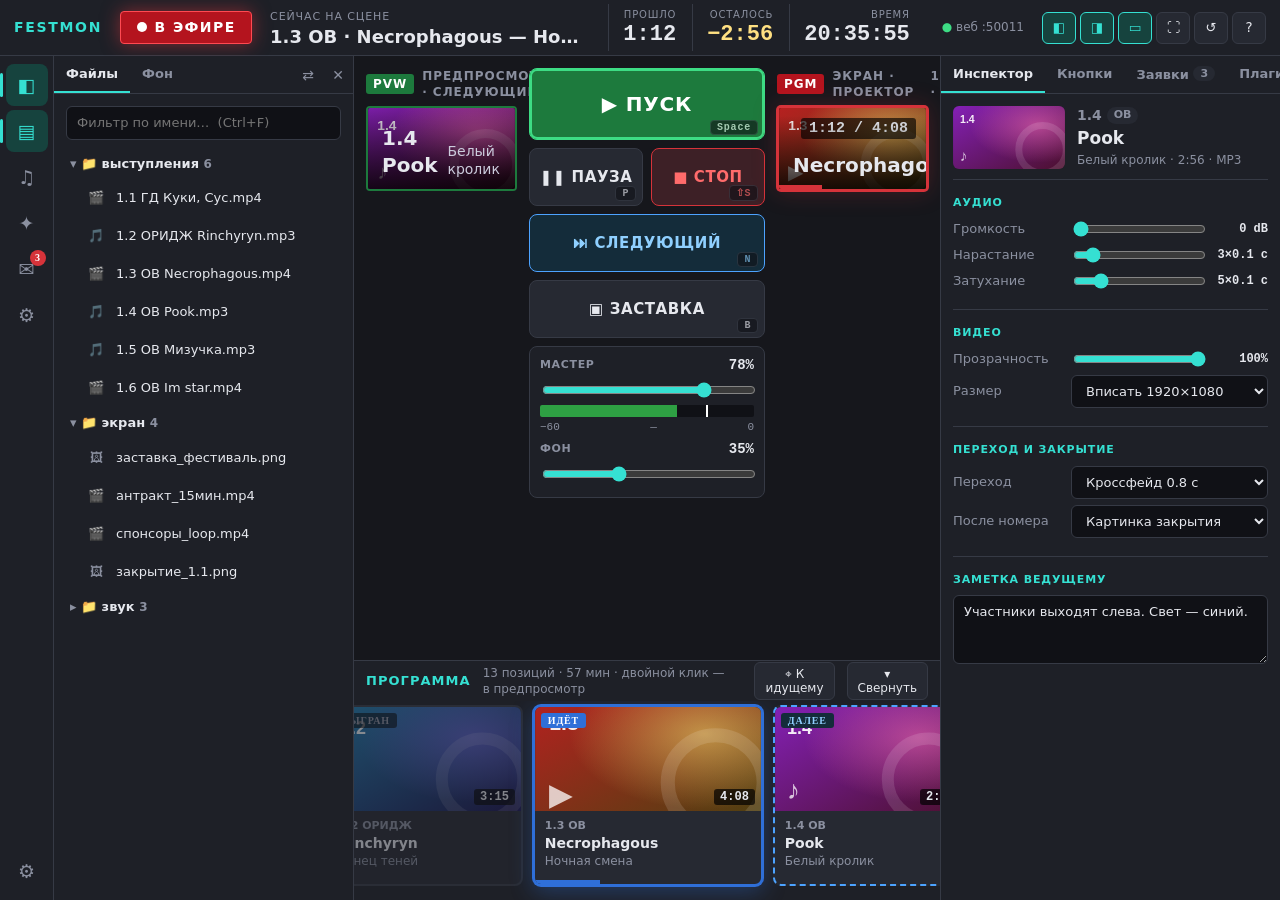
<file: a_console.html>
<!doctype html>
<html lang="ru">
<head>
<meta charset="utf-8">
<meta name="viewport" content="width=device-width, initial-scale=1">
<title>FestMon · A · Эфирный пульт</title>
<link rel="stylesheet" href="assets/panels.css?v=20261024204901">
<style>
/* Палитра 1:1 с panel/theme.py — вариант «эволюция текущей панели». */
:root {
  --bg: #16171c; --panel: #1e2027; --panel2: #262932; --field: #101116;
  --border: #363a45; --border-hi: #4a5060; --text: #e6e8ee; --dim: #8b90a0;
  --accent: #35e0d2; --accent-dim: #16433e; --accent-fg: #06211e;
  --ok: #3ddc84; --warn: #ffd54f; --bad: #d6333a; --red-fg: #ff6b6b;
  --blue: #4da3ff; --run: #2f6fd8; --next-fg: #8fd0ff; --orange: #ff9e3d;
  --r: 6px;
  --dockL: 300px; --dockR: 340px;
}
* { box-sizing: border-box; }
html, body { margin: 0; height: 100%; background: var(--bg); color: var(--text); font: 14px/1.35 "Segoe UI", system-ui, sans-serif; overflow: hidden; }
button { font-family: inherit; }

/* ---------- верхняя полоса ---------- */
.top { height: 56px; display: flex; align-items: center; gap: 18px; padding: 0 14px; background: var(--panel); border-bottom: 1px solid var(--border); }
.logo { font-weight: 800; letter-spacing: .12em; color: var(--accent); }
.onair { display: flex; align-items: center; gap: 8px; padding: 6px 14px; border-radius: 4px; font-weight: 800; letter-spacing: .1em; background: var(--field); color: var(--dim); border: 1px solid var(--border); min-width: 132px; justify-content: center; }
.onair i { width: 10px; height: 10px; border-radius: 50%; background: currentColor; }
.onair.live { background: #b4141e; color: #fff; border-color: #ff4a52; box-shadow: 0 0 18px rgba(214,51,58,.55); }
.onair.live i { animation: blink 1.2s infinite; }
.onair.paused { background: #3a3114; color: var(--warn); border-color: var(--warn); }
.onair.standby { background: #142c3a; color: var(--blue); border-color: var(--blue); }
@keyframes blink { 50% { opacity: .25; } }
.now { min-width: 0; flex: 1; }
.now small { color: var(--dim); font-size: 11px; letter-spacing: .08em; text-transform: uppercase; }
.now div { font-size: 18px; font-weight: 700; white-space: nowrap; overflow: hidden; text-overflow: ellipsis; }
.timers { display: flex; gap: 2px; }
.timer { padding: 4px 14px; border-left: 1px solid var(--border); text-align: right; }
.timer small { display: block; color: var(--dim); font-size: 10px; letter-spacing: .08em; text-transform: uppercase; }
.timer b { font: 700 22px Consolas, monospace; }
.timer.rem b { color: var(--run-fg, #ffe082); }
.timer.rem.low b { color: var(--red-fg); }
.web { font-size: 12px; color: var(--dim); }
.web::before { content: "● "; color: var(--ok); }
.tb { display: flex; gap: 4px; }
.tb button { background: var(--panel2); border: 1px solid var(--border); color: var(--text); border-radius: var(--r); height: 32px; min-width: 34px; padding: 0 9px; cursor: pointer; }
.tb button:hover { border-color: var(--border-hi); }
.tb button.on { color: var(--accent); border-color: var(--accent); background: var(--accent-dim); }

/* ---------- тело ---------- */
.body { display: flex; height: calc(100% - 56px); }
.rail { width: 54px; flex: none; background: var(--panel); border-right: 1px solid var(--border); display: flex; flex-direction: column; align-items: center; padding: 8px 0; gap: 4px; }
.rail button { position: relative; width: 42px; height: 42px; border-radius: 8px; border: 0; background: transparent; color: var(--dim); font-size: 19px; cursor: pointer; }
.rail button:hover { background: var(--panel2); color: var(--text); }
.rail button.on { color: var(--accent); background: var(--accent-dim); }
.rail button.on::before { content: ""; position: absolute; left: -6px; top: 9px; bottom: 9px; width: 3px; border-radius: 2px; background: var(--accent); }
.rail .badge { position: absolute; top: 2px; right: 2px; background: var(--bad); color: #fff; font: 700 10px/16px "Segoe UI"; min-width: 16px; border-radius: 8px; }
.rail .sep { flex: 1; }
.rail button[data-tip]:hover::after { content: attr(data-tip); position: absolute; left: 50px; top: 8px; white-space: nowrap; background: #000; color: #fff; font-size: 12px; padding: 4px 8px; border-radius: 4px; z-index: 20; }

.dock { flex: none; background: var(--panel); display: flex; flex-direction: column; min-width: 0; position: relative; transition: width .18s; }
.dock.left { width: var(--dockL); border-right: 1px solid var(--border); }
.dock.right { width: var(--dockR); border-left: 1px solid var(--border); }
.dock.closed { width: 0 !important; border: 0; overflow: hidden; }
.dock.closed > * { visibility: hidden; }
.dock .tabs { display: flex; align-items: stretch; border-bottom: 1px solid var(--border); height: 38px; flex: none; }
.dock .tabs button.tab { background: none; border: 0; color: var(--dim); padding: 0 12px; cursor: pointer; font-weight: 600; font-size: 13px; border-bottom: 2px solid transparent; white-space: nowrap; }
.dock .tabs button.tab.on { color: var(--text); border-bottom-color: var(--accent); }
.dock .tabs .sp { flex: 1; }
.dock .tabs .ic { background: none; border: 0; color: var(--dim); cursor: pointer; width: 30px; font-size: 14px; }
.dock .tabs .ic:hover { color: var(--text); }
.dock .content { flex: 1; overflow: auto; padding: 12px; }
.grip { position: absolute; top: 0; bottom: 0; width: 6px; cursor: col-resize; z-index: 5; }
.dock.left .grip { right: -3px; } .dock.right .grip { left: -3px; }
.grip:hover, .grip.drag { background: var(--accent); opacity: .5; }

/* ---------- центр ---------- */
.center { flex: 1; min-width: 0; display: flex; flex-direction: column; }
.stage { flex: 1; min-height: 0; display: grid; grid-template-columns: 1fr 236px 1fr; gap: 12px; padding: 12px; }
.mon { display: flex; flex-direction: column; min-width: 0; }
.mon-h { display: flex; align-items: center; gap: 8px; margin-bottom: 6px; font-size: 12px; font-weight: 700; letter-spacing: .08em; text-transform: uppercase; color: var(--dim); }
.mon-h .tag { padding: 2px 7px; border-radius: 3px; background: var(--panel2); color: var(--text); }
.mon.pgm .tag { background: #b4141e; color: #fff; }
.mon.pvw .tag { background: #1d7a3d; color: #fff; }
.mon-h .sp { flex: 1; }
.screen { position: relative; width: 100%; aspect-ratio: 16/9; background: #000; border-radius: 4px; overflow: hidden; border: 2px solid var(--border); max-height: 100%; }
.mon.pgm .screen.on { border-color: #d6333a; box-shadow: 0 0 0 1px #d6333a, 0 0 24px rgba(214,51,58,.25); }
.mon.pvw .screen { border-color: #1d7a3d; }
.screen img { width: 100%; height: 100%; object-fit: cover; display: block; }
.screen .ov { position: absolute; left: 0; right: 0; bottom: 0; padding: 26px 14px 10px; background: linear-gradient(transparent, rgba(0,0,0,.8)); display: flex; align-items: flex-end; gap: 10px; }
.screen .ov b { font-size: 20px; }
.screen .ov span { color: #ccd; }
.screen .tc { position: absolute; top: 10px; right: 10px; font: 700 15px Consolas, monospace; background: rgba(0,0,0,.65); padding: 2px 8px; border-radius: 3px; }
.screen .splash { position: absolute; inset: 0; display: none; place-items: center; background: radial-gradient(circle at 30% 30%, #1e5a53, #101116 70%); font-size: 34px; font-weight: 800; letter-spacing: .2em; color: var(--accent); }
.screen.standby .splash { display: grid; }
.screen .bar { position: absolute; left: 0; bottom: 0; height: 4px; background: #d6333a; }

.ctrl { display: flex; flex-direction: column; gap: 8px; min-height: 0; overflow: auto; }
.tr { display: grid; grid-template-columns: 1fr 1fr; gap: 8px; }
.tbtn { position: relative; height: 58px; border-radius: 8px; border: 1px solid var(--border); background: var(--panel2); color: var(--text); font-weight: 800; font-size: 15px; letter-spacing: .04em; cursor: pointer; transition: transform .06s, filter .15s; }
.tbtn:hover { filter: brightness(1.15); }
.tbtn:active { transform: translateY(1px) scale(.98); }
.tbtn kbd { position: absolute; right: 6px; bottom: 4px; font: 600 10px Consolas, monospace; opacity: .6; }
.tbtn.play { grid-column: 1 / 3; height: 72px; font-size: 20px; background: #1d7a3d; border-color: #3ddc84; color: #fff; }
.tbtn.play.on { box-shadow: 0 0 0 2px #3ddc84 inset; }
.tbtn.pause.on { background: #3a3114; border-color: var(--warn); color: var(--warn); }
.tbtn.stop { background: #3d2026; border-color: #d6333a; color: var(--red-fg); }
.tbtn.next { grid-column: 1 / 3; background: #142c3a; border-color: var(--blue); color: var(--next-fg); }
.tbtn.standby.on { background: #142c3a; border-color: var(--blue); color: var(--blue); }
.mix { background: var(--panel); border: 1px solid var(--border); border-radius: 8px; padding: 10px; }
.fader { display: grid; grid-template-columns: 1fr auto; align-items: center; gap: 4px 8px; font-size: 12px; }
.fader > span { color: var(--dim); font-weight: 700; letter-spacing: .06em; text-transform: uppercase; font-size: 11px; }
.fader > b { font: 700 14px Consolas, monospace; }
.fader input { grid-column: 1 / 3; width: 100%; accent-color: var(--accent); height: 22px; }
.meter { position: relative; height: 12px; background: var(--field); border-radius: 2px; overflow: hidden; margin: 2px 0 10px; }
.meter .fill { position: absolute; left: 0; top: 0; bottom: 0; width: 0; background: linear-gradient(90deg, #2ea043 0 70%, #d9a300 70% 88%, #e5484d 88%); background-size: var(--mw, 200px) 100%; transition: width .08s linear; }
.meter .peak { position: absolute; top: 0; bottom: 0; width: 2px; background: #fff; }
.meter-l { display: flex; justify-content: space-between; font: 11px Consolas, monospace; color: var(--dim); margin-top: -6px; margin-bottom: 8px; }

/* ---------- таймлайн ---------- */
.tl { flex: none; height: 240px; border-top: 1px solid var(--border); background: var(--panel); display: flex; flex-direction: column; }
.tl.min { height: 40px; }
.tl.min .cards { display: none; }
.tl-h { height: 40px; display: flex; align-items: center; gap: 12px; padding: 0 12px; flex: none; }
.tl-h h3 { margin: 0; font-size: 13px; letter-spacing: .08em; text-transform: uppercase; color: var(--accent); }
.tl-h .sp { flex: 1; }
.tl-h button { background: var(--panel2); border: 1px solid var(--border); color: var(--text); border-radius: var(--r); padding: 4px 10px; cursor: pointer; font-size: 12px; }
.cards { flex: 1; display: flex; gap: 10px; padding: 4px 12px 14px; overflow-x: auto; overflow-y: hidden; scroll-behavior: smooth; }
.card { flex: none; width: 196px; background: var(--panel2); border: 2px solid var(--border); border-radius: 8px; overflow: hidden; cursor: pointer; position: relative; display: flex; flex-direction: column; }
.card:hover { border-color: var(--border-hi); }
.card.sel { outline: 2px solid var(--accent); outline-offset: 2px; }
.card .cv { position: relative; height: 104px; }
.card .cv img { width: 100%; height: 100%; object-fit: cover; display: block; }
.card .st { position: absolute; top: 6px; left: 6px; font: 800 10px "Segoe UI"; letter-spacing: .08em; padding: 2px 7px; border-radius: 3px; background: rgba(0,0,0,.6); }
.card .du { position: absolute; bottom: 6px; right: 6px; font: 700 12px Consolas, monospace; background: rgba(0,0,0,.7); padding: 1px 6px; border-radius: 3px; }
.card .meta { padding: 8px 10px; }
.card .meta .n { font-size: 11px; color: var(--dim); font-weight: 700; }
.card .meta .t { font-weight: 700; font-size: 14px; white-space: nowrap; overflow: hidden; text-overflow: ellipsis; }
.card .meta .s { font-size: 12px; color: var(--dim); white-space: nowrap; overflow: hidden; text-overflow: ellipsis; }
.card .pg { position: absolute; left: 0; bottom: 0; height: 4px; background: var(--run); }
.card.done { opacity: .5; }
.card.done .st { color: var(--dim); }
.card.live { border-color: var(--run); box-shadow: 0 0 0 1px var(--run), 0 6px 22px rgba(47,111,216,.35); width: 230px; }
.card.live .st { background: var(--run); color: #fff; }
.card.next { border-color: var(--blue); border-style: dashed; }
.card.next .st { background: #142c3a; color: var(--next-fg); }
.card.brk { background: repeating-linear-gradient(135deg, var(--panel2) 0 10px, #2a2d37 10px 20px); }
.blk { flex: none; writing-mode: vertical-rl; transform: rotate(180deg); font-size: 11px; font-weight: 700; letter-spacing: .12em; color: var(--dim); text-transform: uppercase; border-left: 1px dashed var(--border-hi); padding: 0 6px; }
.add { flex: none; width: 64px; border: 2px dashed var(--border); border-radius: 8px; background: none; color: var(--dim); font-size: 26px; cursor: pointer; }

/* ---------- справка ---------- */
.help { position: fixed; inset: 0; background: rgba(0,0,0,.6); display: none; place-items: center; z-index: 50; }
.help.on { display: grid; }
.help > div { background: var(--panel); border: 1px solid var(--border-hi); border-radius: 10px; padding: 18px 24px; min-width: 420px; }
.help h3 { margin: 0 0 10px; color: var(--accent); }
.help table { border-collapse: collapse; width: 100%; font-size: 13px; }
.help td { padding: 5px 0; border-bottom: 1px solid var(--border); }
.help td:first-child { width: 150px; }
kbd { font: 600 12px Consolas, monospace; background: var(--field); border: 1px solid var(--border); border-radius: 4px; padding: 1px 6px; }
::-webkit-scrollbar { width: 10px; height: 10px; } ::-webkit-scrollbar-thumb { background: var(--border); border-radius: 5px; } ::-webkit-scrollbar-track { background: transparent; }
</style>
</head>
<body>
<header class="top">
  <div class="logo">FESTMON</div>
  <div class="onair" id="onair"><i></i><span>В ЭФИРЕ</span></div>
  <div class="now"><small>Сейчас на сцене</small><div id="nowT">—</div></div>
  <div class="timers">
    <div class="timer"><small>Прошло</small><b id="tEl">0:00</b></div>
    <div class="timer rem" id="tRemBox"><small>Осталось</small><b id="tRem">0:00</b></div>
    <div class="timer"><small>Время</small><b id="clk"></b></div>
  </div>
  <div class="web">веб :50011</div>
  <div class="tb">
    <button id="bL" title="Левая панель (Ctrl+[)">◧</button>
    <button id="bR" title="Правая панель (Ctrl+])">◨</button>
    <button id="bT" title="Таймлайн (Ctrl+T)">▭</button>
    <button id="bFocus" title="Только эфир (F11)">⛶</button>
    <button id="bReset" title="Сбросить раскладку">↺</button>
    <button id="bHelp" title="Горячие клавиши (?)">?</button>
  </div>
</header>

<div class="body">
  <nav class="rail" id="rail"></nav>
  <aside class="dock left" id="dockL"><div class="tabs"></div><div class="content"></div><div class="grip"></div></aside>
  <main class="center">
    <section class="stage">
      <div class="mon pvw">
        <div class="mon-h"><span class="tag">PVW</span> Предпросмотр · следующий <span class="sp"></span><span id="pvwDur"></span></div>
        <div class="screen" id="pvw"><img alt=""><div class="ov"><b></b><span></span></div></div>
      </div>
      <div class="ctrl">
        <div class="tr">
          <button class="tbtn play" data-tr="play">▶ ПУСК<kbd>Space</kbd></button>
          <button class="tbtn pause" data-tr="pause">❚❚ ПАУЗА<kbd>P</kbd></button>
          <button class="tbtn stop" data-tr="stop">■ СТОП<kbd>⇧S</kbd></button>
          <button class="tbtn next" data-tr="next">⏭ СЛЕДУЮЩИЙ<kbd>N</kbd></button>
          <button class="tbtn standby" data-tr="standby" style="grid-column:1/3">▣ ЗАСТАВКА<kbd>B</kbd></button>
        </div>
        <div class="mix">
          <div class="fader"><span>Мастер</span><b id="mVal">78%</b><input type="range" id="master" min="0" max="100"></div>
          <div class="meter" id="meterM"><div class="fill"></div><div class="peak"></div></div>
          <div class="meter-l"><span>−60</span><span class="db">—</span><span>0</span></div>
          <div class="fader"><span>Фон</span><b id="bVal">35%</b><input type="range" id="bedVol" min="0" max="100"></div>
        </div>
      </div>
      <div class="mon pgm">
        <div class="mon-h"><span class="tag">PGM</span> Экран · проектор <span class="sp"></span><span>1920×1080 · 60 fps</span></div>
        <div class="screen" id="pgm"><img alt=""><div class="splash">FESTMON</div><div class="tc" id="pgmTc"></div><div class="ov"><b></b><span></span></div><div class="bar" id="pgmBar"></div></div>
      </div>
    </section>
    <section class="tl" id="tl">
      <div class="tl-h"><h3>Программа</h3><span class="p-dim" id="tlSum"></span><span class="sp"></span>
        <button id="toLive">⌖ К идущему</button><button id="tlMin">▾ Свернуть</button></div>
      <div class="cards" id="cards"></div>
    </section>
  </main>
  <aside class="dock right" id="dockR"><div class="grip"></div><div class="tabs"></div><div class="content"></div></aside>
</div>

<div class="help" id="help"><div>
  <h3>Горячие клавиши</h3>
  <table>
    <tr><td><kbd>Space</kbd></td><td>Пуск / пауза</td></tr>
    <tr><td><kbd>N</kbd></td><td>Следующий номер</td></tr>
    <tr><td><kbd>Shift</kbd>+<kbd>S</kbd></td><td>Стоп (с Shift — от случайного нажатия)</td></tr>
    <tr><td><kbd>B</kbd></td><td>Заставка вкл/выкл</td></tr>
    <tr><td><kbd>F1</kbd>…<kbd>F6</kbd></td><td>Показать/скрыть панель: инспектор, файлы, фон, кнопки, заявки, плагины</td></tr>
    <tr><td><kbd>Ctrl</kbd>+<kbd>[</kbd> / <kbd>]</kbd></td><td>Свернуть левую / правую колонку</td></tr>
    <tr><td><kbd>Ctrl</kbd>+<kbd>T</kbd></td><td>Свернуть таймлайн</td></tr>
    <tr><td><kbd>F11</kbd></td><td>Только эфир: скрыть всё второстепенное</td></tr>
    <tr><td><kbd>Q</kbd>…<kbd>Y</kbd></td><td>Быстрые кнопки</td></tr>
  </table>
  <p class="p-dim">Раскладка (какие панели где, ширины) сохраняется сама. Перетащите край колонки, чтобы изменить ширину; ⇄ на вкладке переносит панель в другую колонку.</p>
</div></div>

<script src="assets/common.js?v=20261024204901"></script>
<script src="assets/panels.js?v=20261024204901"></script>
<script>
(function () {
  const { PROGRAM, PANELS, state, mmss, cover } = FM;
  const $ = (s) => document.querySelector(s);

  // ---------- раскладка: две колонки-дока с вкладками ----------
  const DEF = { L: { open: true, tab: "files", ids: ["files", "bed"] }, R: { open: true, tab: "inspector", ids: ["inspector", "quick", "requests", "plugins"] }, wL: 300, wR: 340, tl: true };
  let lay = FM.store.get("a-layout", null) || JSON.parse(JSON.stringify(DEF));
  const save = () => FM.store.set("a-layout", lay);
  const dockOf = (id) => (lay.L.ids.includes(id) ? "L" : "R");

  function renderDock(side) {
    const d = lay[side], el = $(side === "L" ? "#dockL" : "#dockR");
    el.classList.toggle("closed", !d.open || !d.ids.length);
    if (!d.ids.includes(d.tab)) d.tab = d.ids[0];
    el.querySelector(".tabs").innerHTML =
      d.ids.map((id) => { const p = PANELS.find((x) => x.id === id);
        return `<button class="tab ${id === d.tab ? "on" : ""}" data-tab="${id}" title="${p.title} (${p.key})">${p.short}${p.badge ? ` <span class="p-chip">${p.badge}</span>` : ""}</button>`; }).join("") +
      `<span class="sp"></span><button class="ic" data-move="${side}" title="Перенести вкладку в другую колонку">⇄</button><button class="ic" data-close="${side}" title="Свернуть колонку">✕</button>`;
    el.querySelector(".content").innerHTML = d.tab ? FM.renderPanel(d.tab) : "";
  }
  function renderRail() {
    $("#rail").innerHTML = PANELS.map((p) => {
      const s = dockOf(p.id), on = lay[s].open && lay[s].tab === p.id;
      return `<button class="${on ? "on" : ""}" data-panel="${p.id}" data-tip="${p.title} · ${p.key}">${p.icon}${p.badge ? `<span class="badge">${p.badge}</span>` : ""}</button>`;
    }).join("") + `<div class="sep"></div><button data-tip="Окно плагинов" data-act="Настройки">⚙</button>`;
  }
  function applyLayout() {
    document.documentElement.style.setProperty("--dockL", lay.wL + "px");
    document.documentElement.style.setProperty("--dockR", lay.wR + "px");
    renderDock("L"); renderDock("R"); renderRail();
    $("#tl").classList.toggle("min", !lay.tl);
    $("#tlMin").textContent = lay.tl ? "▾ Свернуть" : "▴ Развернуть";
    $("#bL").classList.toggle("on", lay.L.open); $("#bR").classList.toggle("on", lay.R.open); $("#bT").classList.toggle("on", lay.tl);
    save();
  }
  function togglePanel(id) {
    const s = dockOf(id), d = lay[s];
    if (d.open && d.tab === id) d.open = false; else { d.open = true; d.tab = id; }
    applyLayout();
  }
  document.addEventListener("click", (e) => {
    const t = e.target.closest("[data-tab],[data-panel],[data-move],[data-close]");
    if (!t) return;
    if (t.dataset.panel) togglePanel(t.dataset.panel);
    if (t.dataset.tab) { lay[dockOf(t.dataset.tab)].tab = t.dataset.tab; applyLayout(); }
    if (t.dataset.close) { lay[t.dataset.close].open = false; applyLayout(); }
    if (t.dataset.move) {
      const from = lay[t.dataset.move], to = lay[t.dataset.move === "L" ? "R" : "L"], id = from.tab;
      from.ids = from.ids.filter((x) => x !== id); to.ids.push(id); to.tab = id; to.open = true;
      applyLayout();
    }
  });
  $("#bL").onclick = () => { lay.L.open = !lay.L.open; applyLayout(); };
  $("#bR").onclick = () => { lay.R.open = !lay.R.open; applyLayout(); };
  $("#bT").onclick = $("#tlMin").onclick = () => { lay.tl = !lay.tl; applyLayout(); };
  $("#bReset").onclick = () => { lay = JSON.parse(JSON.stringify(DEF)); applyLayout(); FM.toast("Раскладка сброшена"); };
  let focusSaved = null;
  function focusMode() {
    if (focusSaved) { lay.L.open = focusSaved.L; lay.R.open = focusSaved.R; lay.tl = focusSaved.tl; focusSaved = null; }
    else { focusSaved = { L: lay.L.open, R: lay.R.open, tl: lay.tl }; lay.L.open = lay.R.open = false; }
    $("#bFocus").classList.toggle("on", !!focusSaved); applyLayout();
  }
  $("#bFocus").onclick = focusMode;
  $("#bHelp").onclick = () => $("#help").classList.toggle("on");
  $("#help").onclick = (e) => { if (e.target.id === "help") $("#help").classList.remove("on"); };

  // перетаскивание ширины колонок
  document.querySelectorAll(".grip").forEach((g) => {
    g.addEventListener("pointerdown", (e) => {
      const left = g.parentElement.id === "dockL", x0 = e.clientX, w0 = left ? lay.wL : lay.wR;
      g.classList.add("drag"); g.setPointerCapture(e.pointerId);
      g.onpointermove = (ev) => {
        const w = Math.max(220, Math.min(560, w0 + (left ? 1 : -1) * (ev.clientX - x0)));
        if (left) lay.wL = w; else lay.wR = w;
        document.documentElement.style.setProperty(left ? "--dockL" : "--dockR", w + "px");
      };
      g.onpointerup = () => { g.classList.remove("drag"); g.onpointermove = null; save(); };
    });
  });

  // ---------- таймлайн ----------
  function renderCards() {
    let html = `<div class="blk">Блок 1</div>`;
    PROGRAM.forEach((p, i) => {
      if (p.n === "2.1") html += `<div class="blk">Блок 2</div>`;
      const st = { done: "СЫГРАН", live: "ИДЁТ", next: "ДАЛЕЕ", queued: "" }[p.status];
      const prog = p.status === "live" ? `<div class="pg" style="width:${(state.elapsed / p.dur) * 100}%"></div>` : "";
      html += `<div class="card ${p.status} ${p.kind === "break" ? "brk" : ""} ${state.sel === i ? "sel" : ""}" data-i="${i}">
        <div class="cv"><img src="${cover(p)}" alt="">${st ? `<span class="st">${st}</span>` : ""}<span class="du">${mmss(p.dur)}</span></div>
        <div class="meta"><div class="n">${p.n} ${p.nom}</div><div class="t">${p.title}</div><div class="s">${p.sub}</div></div>${prog}</div>`;
    });
    html += `<button class="add" data-act="Добавить номер">＋</button>`;
    $("#cards").innerHTML = html;
    const total = PROGRAM.reduce((a, p) => a + p.dur, 0);
    $("#tlSum").textContent = `${PROGRAM.length} позиций · ${Math.round(total / 60)} мин · двойной клик — в предпросмотр`;
  }
  $("#cards").addEventListener("click", (e) => {
    const c = e.target.closest(".card"); if (!c) return;
    state.sel = +c.dataset.i; renderCards();
    if (dockOf("inspector")) { const s = dockOf("inspector"); lay[s].open = true; lay[s].tab = "inspector"; applyLayout(); }
  });
  $("#toLive").onclick = () => { const el = $(".card.live"); FM.reveal(el, $("#cards")); };

  // ---------- эфир ----------
  document.querySelectorAll("[data-tr]").forEach((b) => (b.onclick = () => FM.transport(b.dataset.tr)));
  $("#master").value = state.master; $("#bedVol").value = state.bed;
  $("#master").oninput = (e) => FM.setLevel("master", +e.target.value);
  $("#bedVol").oninput = (e) => FM.setLevel("bed", +e.target.value);
  FM.meter($("#meterM"));
  FM.clock($("#clk"));

  let lastLive = -1;
  FM.onChange((s) => {
    const live = PROGRAM[s.liveIdx], nx = PROGRAM[FM.nextIdx()];
    const oa = $("#onair"), mode = s.standby ? "standby" : !s.playing ? "" : s.paused ? "paused" : "live";
    oa.className = "onair " + mode;
    oa.querySelector("span").textContent = { live: "В ЭФИРЕ", paused: "ПАУЗА", standby: "ЗАСТАВКА", "": "СТОП" }[mode];
    $("#nowT").textContent = live ? `${live.n} ${live.nom} · ${live.title} — ${live.sub}` : "—";
    $("#tEl").textContent = mmss(s.elapsed);
    const rem = live ? live.dur - s.elapsed : 0;
    $("#tRem").textContent = "−" + mmss(rem);
    $("#tRemBox").classList.toggle("low", rem <= 30);
    $("#mVal").textContent = s.master + "%"; $("#bVal").textContent = s.bed + "%";
    document.querySelector(".tbtn.play").classList.toggle("on", s.playing && !s.paused);
    document.querySelector(".tbtn.pause").classList.toggle("on", s.paused);
    document.querySelector(".tbtn.standby").classList.toggle("on", s.standby);
    const pg = $("#pgm");
    pg.classList.toggle("on", s.playing && !s.standby); pg.classList.toggle("standby", s.standby);
    pg.querySelector("img").src = live ? cover(live) : "";
    pg.querySelector(".ov b").textContent = live ? live.title : ""; pg.querySelector(".ov span").textContent = live ? live.sub : "";
    $("#pgmTc").textContent = mmss(s.elapsed) + " / " + mmss(live ? live.dur : 0);
    $("#pgmBar").style.width = live ? (s.elapsed / live.dur) * 100 + "%" : "0";
    const pv = $("#pvw");
    pv.querySelector("img").src = nx ? cover(nx) : "";
    pv.querySelector(".ov b").textContent = nx ? `${nx.n} ${nx.title}` : "Конец программы"; pv.querySelector(".ov span").textContent = nx ? nx.sub : "";
    $("#pvwDur").textContent = nx ? mmss(nx.dur) : "";
    if (lastLive !== s.liveIdx) { lastLive = s.liveIdx; renderCards(); requestAnimationFrame(() => $("#toLive").click()); }
    else { const bar = document.querySelector(".card.live .pg"); if (bar && live) bar.style.width = (s.elapsed / live.dur) * 100 + "%"; }
  });

  // ---------- клавиши ----------
  const keys = {
    Space: () => FM.transport(state.playing && !state.paused ? "pause" : "play"),
    KeyP: () => FM.transport("pause"), KeyN: () => FM.transport("next"), "shift+KeyS": () => FM.transport("stop"), KeyB: () => FM.transport("standby"),
    "ctrl+BracketLeft": () => $("#bL").click(), "ctrl+BracketRight": () => $("#bR").click(), "ctrl+KeyT": () => $("#bT").click(),
    F11: focusMode, "shift+Slash": () => $("#help").classList.toggle("on"), Escape: () => $("#help").classList.remove("on"),
  };
  PANELS.forEach((p) => (keys[p.key] = () => togglePanel(p.id)));
  FM.QUICK.forEach((q) => (keys["Key" + q.key] = () => FM.toast(q.icon + " " + q.label + " — только макет")));
  FM.hotkeys(keys);

  applyLayout();
})();
</script>
</body>
</html>
</file>
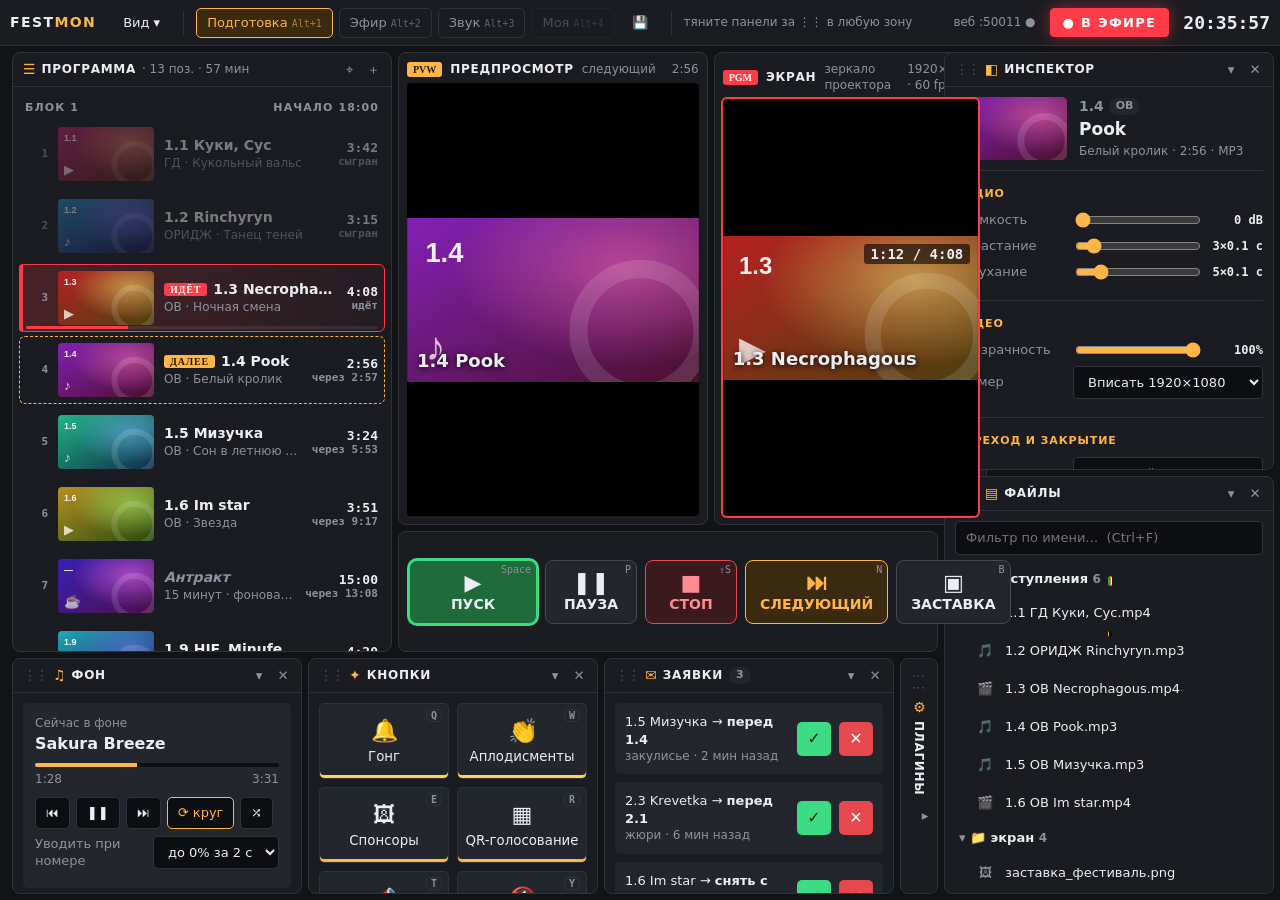
<file: b_dock_grid.html>
<!doctype html>
<html lang="ru">
<head>
<meta charset="utf-8">
<meta name="viewport" content="width=device-width, initial-scale=1">
<title>FestMon · B · Докируемая сетка</title>
<link rel="stylesheet" href="assets/panels.css?v=20261024204901">
<style>
/* Графит + янтарный акцент: «монтажка», всё перетаскивается. */
:root {
  --bg: #121316; --panel: #1b1c21; --panel2: #24262d; --field: #0d0e11;
  --border: #30323b; --border-hi: #454856; --text: #eceef3; --dim: #8e92a0;
  --accent: #ffb547; --accent-fg: #2a1a00; --accent-dim: #3a2a10;
  --ok: #3ddc84; --warn: #ffd54f; --bad: #e5484d; --blue: #5aa9ff; --live: #ff3b47;
  --r: 5px;
}
* { box-sizing: border-box; }
html, body { margin: 0; height: 100%; background: var(--bg); color: var(--text); font: 14px/1.35 "Segoe UI", system-ui, sans-serif; overflow: hidden; }
button { font-family: inherit; }

/* ---------- верх ---------- */
.top { height: 46px; display: flex; align-items: center; gap: 6px; padding: 0 10px; background: var(--panel); border-bottom: 1px solid var(--border); }
.logo { font-weight: 800; letter-spacing: .1em; margin-right: 10px; }
.logo span { color: var(--accent); }
.menu { position: relative; }
.mbtn, .preset { background: none; border: 1px solid transparent; color: var(--text); border-radius: var(--r); height: 30px; padding: 0 10px; cursor: pointer; font-size: 13px; }
.mbtn:hover, .preset:hover { background: var(--panel2); }
.preset { border-color: var(--border); color: var(--dim); }
.preset.on { border-color: var(--accent); color: var(--accent); background: var(--accent-dim); }
.preset kbd { font: 10px Consolas, monospace; opacity: .6; margin-left: 4px; }
.drop { position: absolute; top: 34px; left: 0; min-width: 270px; background: var(--panel); border: 1px solid var(--border-hi); border-radius: 8px; padding: 6px; box-shadow: 0 12px 30px rgba(0,0,0,.5); display: none; z-index: 40; }
.menu.open .drop { display: block; }
.drop label { display: flex; align-items: center; gap: 10px; padding: 7px 10px; border-radius: var(--r); cursor: pointer; font-size: 13px; }
.drop label:hover { background: var(--panel2); }
.drop label kbd { margin-left: auto; font: 11px Consolas, monospace; color: var(--dim); }
.drop input { accent-color: var(--accent); }
.drop hr { border: 0; border-top: 1px solid var(--border); margin: 6px 0; }
.drop .zl { color: var(--dim); font-size: 11px; margin-left: 4px; }
.sep { width: 1px; height: 24px; background: var(--border); margin: 0 6px; }
.tray { display: flex; gap: 4px; }
.tray button { background: var(--panel2); border: 1px dashed var(--border-hi); color: var(--dim); border-radius: 99px; padding: 2px 10px; font-size: 12px; cursor: pointer; }
.tray button:hover { color: var(--text); border-color: var(--accent); }
.sp { flex: 1; }
.status { display: flex; align-items: center; gap: 14px; }
.lamp { font-weight: 800; letter-spacing: .1em; font-size: 13px; padding: 5px 12px; border-radius: 4px; background: var(--field); color: var(--dim); border: 1px solid var(--border); }
.lamp.live { background: var(--live); color: #fff; border-color: var(--live); box-shadow: 0 0 16px rgba(255,59,71,.5); }
.lamp.paused { color: var(--warn); border-color: var(--warn); }
.lamp.standby { color: var(--blue); border-color: var(--blue); }
.clock { font: 700 18px Consolas, monospace; }

/* ---------- сетка ---------- */
.grid { height: calc(100% - 46px); display: grid; grid-template-columns: auto 380px 1fr auto; grid-template-rows: 1fr auto; gap: 6px; padding: 6px; }
.zone { display: flex; gap: 6px; min-width: 0; min-height: 0; border-radius: 8px; transition: background .15s, outline-color .15s; outline: 2px dashed transparent; outline-offset: -2px; }
.zone.v { flex-direction: column; width: 330px; }
.zone.h { flex-direction: row; grid-column: 2 / 4; height: 236px; }
.zone.empty { width: 0; height: 0; }
.zone.v.empty { width: 0; }
.zone.h.empty { height: 0; }
body.dragging .zone { outline-color: var(--border-hi); background: rgba(255,181,71,.03); }
body.dragging .zone.v.empty { width: 120px; }
body.dragging .zone.h.empty { height: 80px; }
body.dragging .zone.empty::before { content: "Перетащите сюда"; margin: auto; color: var(--dim); font-size: 12px; }
.zone.over { outline-color: var(--accent) !important; background: rgba(255,181,71,.08) !important; }
#zL { grid-column: 1; grid-row: 1 / 3; }
#zR { grid-column: 4; grid-row: 1 / 3; }

.pnl { background: var(--panel); border: 1px solid var(--border); border-radius: 8px; display: flex; flex-direction: column; min-height: 0; min-width: 0; flex: 1 1 0; overflow: hidden; }
.zone.h .pnl { min-width: 240px; }
.pnl.col { flex: 0 0 auto; }
.zone.h .pnl.col { flex: 0 0 38px; min-width: 38px; }
.pnl.col .pc { display: none; }
.zone.h .pnl.col .ph { writing-mode: vertical-rl; height: 100%; padding: 10px 0; }
.zone.h .pnl.col .ph .acts button:not(.cl) { display: none; }
.ph { display: flex; align-items: center; gap: 6px; height: 34px; padding: 0 6px 0 10px; border-bottom: 1px solid var(--border); flex: none; cursor: grab; user-select: none; }
.pnl.col .ph { border-bottom: 0; }
.ph:active { cursor: grabbing; }
.ph .grab { color: var(--border-hi); letter-spacing: -2px; }
.ph b { font-size: 12px; letter-spacing: .06em; text-transform: uppercase; }
.ph .ico { color: var(--accent); }
.ph .acts { margin-left: auto; display: flex; }
.ph .acts button { background: none; border: 0; color: var(--dim); width: 24px; height: 24px; border-radius: 4px; cursor: pointer; }
.ph .acts button:hover { background: var(--panel2); color: var(--text); }
.pc { flex: 1; overflow: auto; padding: 10px; }
.pnl.dragged { opacity: .4; }

/* ---------- ранданун ---------- */
.rd { grid-column: 2; grid-row: 1; }
.rd .pc { padding: 6px; }
.row { display: grid; grid-template-columns: 22px 96px 1fr auto; gap: 10px; align-items: center; padding: 6px; border-radius: 6px; margin-bottom: 4px; border: 1px solid transparent; cursor: pointer; position: relative; }
.row:hover { background: var(--panel2); }
.row .idx { font: 600 11px Consolas, monospace; color: var(--dim); text-align: right; }
.row img { width: 96px; height: 54px; object-fit: cover; border-radius: 4px; display: block; }
.row .t { font-weight: 700; white-space: nowrap; overflow: hidden; text-overflow: ellipsis; }
.row .s { font-size: 12px; color: var(--dim); white-space: nowrap; overflow: hidden; text-overflow: ellipsis; }
.row .r { text-align: right; font: 600 13px Consolas, monospace; }
.row .r small { display: block; color: var(--dim); font-size: 11px; }
.row.done { opacity: .45; }
.row.live { background: linear-gradient(90deg, rgba(255,59,71,.2), rgba(255,59,71,.04)); border-color: var(--live); }
.row.live::before { content: ""; position: absolute; left: -1px; top: -1px; bottom: -1px; width: 4px; background: var(--live); border-radius: 6px 0 0 6px; }
.row.next { border-color: var(--accent); border-style: dashed; }
.row .pill { display: inline-block; font: 800 10px "Segoe UI"; letter-spacing: .08em; padding: 1px 6px; border-radius: 3px; margin-right: 6px; vertical-align: 1px; }
.row.live .pill { background: var(--live); color: #fff; }
.row.next .pill { background: var(--accent); color: var(--accent-fg); }
.row .pb { position: absolute; left: 6px; right: 6px; bottom: 2px; height: 3px; background: rgba(255,255,255,.08); border-radius: 2px; overflow: hidden; }
.row .pb i { display: block; height: 100%; background: var(--live); }
.row.sel { box-shadow: 0 0 0 2px var(--accent) inset; }
.row.brk .t { color: var(--dim); font-style: italic; }
.blkh { font-size: 11px; font-weight: 800; letter-spacing: .1em; color: var(--dim); padding: 8px 6px 4px; text-transform: uppercase; display: flex; justify-content: space-between; }

/* ---------- эфир (центр) ---------- */
.main { grid-column: 3; grid-row: 1; display: flex; flex-direction: column; gap: 6px; min-width: 0; min-height: 0; }
.mons { flex: 1; min-height: 0; display: grid; grid-template-columns: 1fr 1fr; gap: 6px; }
.mon { background: var(--panel); border: 1px solid var(--border); border-radius: 8px; padding: 8px; display: flex; flex-direction: column; min-height: 0; }
.mon-h { display: flex; gap: 8px; align-items: center; font-size: 12px; color: var(--dim); margin-bottom: 6px; }
.mon-h b { color: var(--text); letter-spacing: .06em; }
.mon-h .tag { font: 800 10px "Segoe UI"; padding: 2px 6px; border-radius: 3px; }
.pvw .tag { background: var(--accent); color: var(--accent-fg); }
.pgm .tag { background: var(--live); color: #fff; }
.mon-h .sp { flex: 1; }
.scr { position: relative; flex: 1; min-height: 0; background: #000; border-radius: 4px; overflow: hidden; display: grid; place-items: center; }
.scr .box { position: relative; width: 100%; aspect-ratio: 16/9; max-height: 100%; }
.scr img { width: 100%; height: 100%; object-fit: cover; display: block; }
.scr .cap { position: absolute; left: 10px; bottom: 8px; font-weight: 700; font-size: 18px; text-shadow: 0 1px 6px #000; }
.scr .tc { position: absolute; right: 8px; top: 8px; font: 700 14px Consolas, monospace; background: rgba(0,0,0,.6); padding: 2px 7px; border-radius: 3px; }
.scr .sb { position: absolute; inset: 0; display: none; place-items: center; background: linear-gradient(135deg, #2a1a00, #0d0e11); color: var(--accent); font-weight: 800; letter-spacing: .3em; font-size: 28px; }
.pgm.standby .sb { display: grid; }
.pgm.on .scr { box-shadow: 0 0 0 2px var(--live); }

.tbar { flex: none; background: var(--panel); border: 1px solid var(--border); border-radius: 8px; padding: 10px; display: grid; grid-template-columns: auto 1fr; gap: 14px; align-items: center; }
.btns { display: flex; gap: 8px; }
.tb { position: relative; height: 64px; min-width: 92px; padding: 0 14px; border-radius: 8px; border: 1px solid var(--border-hi); background: var(--panel2); color: var(--text); font-weight: 800; font-size: 14px; cursor: pointer; display: flex; flex-direction: column; align-items: center; justify-content: center; gap: 2px; }
.tb span { font-size: 22px; line-height: 1; }
.tb kbd { position: absolute; top: 3px; right: 5px; font: 10px Consolas, monospace; color: var(--dim); }
.tb:hover { border-color: var(--text); }
.tb:active { transform: scale(.97); }
.tb.play { background: #1f6b3a; border-color: var(--ok); min-width: 128px; }
.tb.play.on { box-shadow: 0 0 0 2px var(--ok); }
.tb.pause.on { color: var(--warn); border-color: var(--warn); background: #3a3114; }
.tb.stop { background: #3a1a1d; border-color: var(--bad); color: #ff8a8f; }
.tb.next { background: var(--accent-dim); border-color: var(--accent); color: var(--accent); min-width: 128px; }
.tb.standby.on { color: var(--blue); border-color: var(--blue); background: #142c3a; }
.levels { display: grid; grid-template-columns: auto 1fr auto; gap: 6px 10px; align-items: center; font-size: 12px; min-width: 0; }
.levels > span { color: var(--dim); font-weight: 700; text-transform: uppercase; letter-spacing: .06em; font-size: 11px; }
.levels > b { font: 700 13px Consolas, monospace; min-width: 44px; text-align: right; }
.levels input { width: 100%; accent-color: var(--accent); }
.meter { position: relative; height: 10px; background: var(--field); border-radius: 2px; overflow: hidden; }
.meter .fill { position: absolute; inset: 0 auto 0 0; width: 0; background: linear-gradient(90deg, #2ea043, #2ea043 68%, #d9a300 80%, #e5484d 95%); transition: width .08s; }
.meter .peak { position: absolute; top: 0; bottom: 0; width: 2px; background: #fff; }
.levels .db { font: 11px Consolas, monospace; color: var(--dim); }

.toast-hint { position: fixed; right: 12px; bottom: 12px; font-size: 12px; color: var(--dim); }
::-webkit-scrollbar { width: 9px; height: 9px; } ::-webkit-scrollbar-thumb { background: var(--border); border-radius: 5px; } ::-webkit-scrollbar-track { background: transparent; }
</style>
</head>
<body>
<header class="top">
  <div class="logo">FEST<span>MON</span></div>
  <div class="menu" id="viewMenu"><button class="mbtn">Вид ▾</button><div class="drop" id="viewDrop"></div></div>
  <div class="sep"></div>
  <button class="preset" data-preset="prep">Подготовка<kbd>Alt+1</kbd></button>
  <button class="preset" data-preset="show">Эфир<kbd>Alt+2</kbd></button>
  <button class="preset" data-preset="audio">Звук<kbd>Alt+3</kbd></button>
  <button class="preset" data-preset="mine" id="pMine">Моя<kbd>Alt+4</kbd></button>
  <button class="mbtn" id="saveMine" title="Запомнить текущую раскладку как «Моя» (Ctrl+S)">💾</button>
  <div class="sep"></div>
  <div class="tray" id="tray"></div>
  <span class="sp"></span>
  <div class="status">
    <span class="p-dim">веб :50011 ●</span>
    <span class="lamp" id="lamp">В ЭФИРЕ</span>
    <span class="clock" id="clk"></span>
  </div>
</header>

<div class="grid">
  <div class="zone v" id="zL" data-zone="L"></div>
  <section class="pnl rd">
    <div class="ph" style="cursor:default"><span class="ico">☰</span><b>Программа</b><span class="p-dim" id="rdSum"></span>
      <div class="acts"><button id="toLive" title="К идущему">⌖</button><button data-act="Добавить номер" title="Добавить">＋</button></div></div>
    <div class="pc" id="rundown"></div>
  </section>
  <div class="main">
    <div class="mons">
      <div class="mon pvw"><div class="mon-h"><span class="tag">PVW</span><b>ПРЕДПРОСМОТР</b> следующий<span class="sp"></span><span id="pvwD"></span></div>
        <div class="scr"><div class="box"><img id="pvwImg" alt=""><div class="cap" id="pvwCap"></div></div></div></div>
      <div class="mon pgm" id="pgm"><div class="mon-h"><span class="tag">PGM</span><b>ЭКРАН</b> зеркало проектора<span class="sp"></span><span>1920×1080 · 60 fps</span></div>
        <div class="scr"><div class="box"><img id="pgmImg" alt=""><div class="cap" id="pgmCap"></div><div class="tc" id="pgmTc"></div><div class="sb">FESTMON</div></div></div></div>
    </div>
    <div class="tbar">
      <div class="btns">
        <button class="tb play" data-tr="play"><span>▶</span>ПУСК<kbd>Space</kbd></button>
        <button class="tb pause" data-tr="pause"><span>❚❚</span>ПАУЗА<kbd>P</kbd></button>
        <button class="tb stop" data-tr="stop"><span>■</span>СТОП<kbd>⇧S</kbd></button>
        <button class="tb next" data-tr="next"><span>⏭</span>СЛЕДУЮЩИЙ<kbd>N</kbd></button>
        <button class="tb standby" data-tr="standby"><span>▣</span>ЗАСТАВКА<kbd>B</kbd></button>
      </div>
      <div class="levels">
        <span>Мастер</span><input type="range" id="master" min="0" max="100"><b id="mV"></b>
        <span>Уровень</span><div class="meter" id="meter"><div class="fill"></div><div class="peak"></div></div><b class="db">—</b>
        <span>Фон</span><input type="range" id="bed" min="0" max="100"><b id="bV"></b>
        <span>Осталось</span><div class="meter" style="height:6px"><div class="fill" id="remBar" style="background:var(--accent)"></div></div><b id="rem"></b>
      </div>
    </div>
  </div>
  <div class="zone v" id="zR" data-zone="R"></div>
  <div class="zone h" id="zB" data-zone="B"></div>
</div>

<script src="assets/common.js?v=20261024204901"></script>
<script src="assets/panels.js?v=20261024204901"></script>
<script>
(function () {
  const { PROGRAM, PANELS, state, mmss, cover } = FM;
  const $ = (s) => document.querySelector(s);

  // ---------- пресеты раскладки ----------
  // zone: L | R | B | null (скрыта); col — свёрнута до заголовка
  const PRESETS = {
    prep: { inspector: { z: "R" }, files: { z: "R" }, bed: { z: "B" }, quick: { z: "B" }, requests: { z: "B" }, plugins: { z: "B", col: true } },
    show: { inspector: { z: null }, files: { z: null }, bed: { z: null }, quick: { z: "R" }, requests: { z: "R" }, plugins: { z: null } },
    audio: { inspector: { z: null }, files: { z: "L" }, bed: { z: "R" }, quick: { z: "R" }, requests: { z: null }, plugins: { z: null } },
  };
  const ORDER = PANELS.map((p) => p.id);
  let lay = FM.store.get("b-layout", null) || { cur: "prep", map: JSON.parse(JSON.stringify(PRESETS.prep)), order: ORDER.slice() };
  let mine = FM.store.get("b-mine", null);
  const save = () => FM.store.set("b-layout", lay);

  function panelHTML(p) {
    const m = lay.map[p.id];
    return `<section class="pnl ${m.col ? "col" : ""}" data-id="${p.id}">
      <div class="ph" draggable="true"><span class="grab">⋮⋮</span><span class="ico">${p.icon}</span><b>${p.short}</b>${p.badge ? `<span class="p-chip">${p.badge}</span>` : ""}
        <div class="acts"><button class="cl" data-colp="${p.id}" title="Свернуть до заголовка">${m.col ? "▸" : "▾"}</button><button data-hide="${p.id}" title="Скрыть (${p.key})">✕</button></div></div>
      <div class="pc">${FM.renderPanel(p.id)}</div></section>`;
  }
  function render() {
    ["L", "R", "B"].forEach((z) => {
      const el = $("#z" + z);
      const ids = lay.order.filter((id) => lay.map[id].z === z);
      el.innerHTML = ids.map((id) => panelHTML(PANELS.find((p) => p.id === id))).join("");
      el.classList.toggle("empty", !ids.length);
    });
    const hidden = PANELS.filter((p) => !lay.map[p.id].z);
    $("#tray").innerHTML = (hidden.length ? "" : `<span class="p-dim">тяните панели за ⋮⋮ в любую зону</span>`) + hidden.map((p) => `<button data-show="${p.id}" title="Вернуть (${p.key})">${p.icon} ${p.short}</button>`).join("");
    $("#viewDrop").innerHTML = PANELS.map((p) => {
      const z = lay.map[p.id].z;
      return `<label><input type="checkbox" data-vis="${p.id}" ${z ? "checked" : ""}>${p.icon} ${p.title}<span class="zl">${z ? { L: "слева", R: "справа", B: "снизу" }[z] : ""}</span><kbd>${p.key}</kbd></label>`;
    }).join("") + `<hr><label data-reset>↺ Сбросить к «Подготовке»</label>`;
    document.querySelectorAll(".preset").forEach((b) => b.classList.toggle("on", b.dataset.preset === lay.cur));
    $("#pMine").style.opacity = mine ? 1 : 0.4;
    save();
  }
  function applyPreset(name) {
    const src = name === "mine" ? mine : { map: PRESETS[name], order: ORDER };
    if (!src) { FM.toast("Сначала сохраните раскладку 💾 (Ctrl+S)"); return; }
    lay = { cur: name, map: JSON.parse(JSON.stringify(src.map)), order: src.order.slice() };
    render(); FM.toast("Раскладка: " + { prep: "Подготовка", show: "Эфир", audio: "Звук", mine: "Моя" }[name]);
  }
  const lastZone = {};
  function setVisible(id, vis) {
    const m = lay.map[id];
    if (vis && !m.z) m.z = lastZone[id] || "R";
    if (!vis && m.z) { lastZone[id] = m.z; m.z = null; }
    m.col = false; lay.cur = null; render();
  }
  function saveMine() { mine = { map: JSON.parse(JSON.stringify(lay.map)), order: lay.order.slice() }; FM.store.set("b-mine", mine); lay.cur = "mine"; render(); FM.toast("Раскладка сохранена как «Моя»"); }

  document.addEventListener("click", (e) => {
    const t = e.target;
    if (t.closest("#viewMenu .mbtn")) { $("#viewMenu").classList.toggle("open"); return; }
    if (!t.closest("#viewMenu")) $("#viewMenu").classList.remove("open");
    const b = t.closest("[data-colp],[data-hide],[data-show],[data-preset],[data-reset]");
    if (!b) return;
    if (b.dataset.colp) { const m = lay.map[b.dataset.colp]; m.col = !m.col; lay.cur = null; render(); }
    if (b.dataset.hide) setVisible(b.dataset.hide, false);
    if (b.dataset.show) setVisible(b.dataset.show, true);
    if (b.dataset.preset) applyPreset(b.dataset.preset);
    if (b.hasAttribute("data-reset")) applyPreset("prep");
  });
  document.addEventListener("change", (e) => { if (e.target.dataset.vis) setVisible(e.target.dataset.vis, e.target.checked); });
  $("#saveMine").onclick = saveMine;

  // ---------- перетаскивание панелей между зонами ----------
  let dragId = null;
  document.addEventListener("dragstart", (e) => {
    const ph = e.target.closest && e.target.closest(".ph"); if (!ph) return;
    dragId = ph.parentElement.dataset.id; ph.parentElement.classList.add("dragged");
    document.body.classList.add("dragging"); e.dataTransfer.effectAllowed = "move"; e.dataTransfer.setData("text/plain", dragId);
  });
  document.addEventListener("dragend", () => { dragId = null; document.body.classList.remove("dragging"); document.querySelectorAll(".over,.dragged").forEach((x) => x.classList.remove("over", "dragged")); });
  document.querySelectorAll(".zone").forEach((z) => {
    z.addEventListener("dragover", (e) => { if (!dragId) return; e.preventDefault(); z.classList.add("over"); });
    z.addEventListener("dragleave", (e) => { if (!z.contains(e.relatedTarget)) z.classList.remove("over"); });
    z.addEventListener("drop", (e) => {
      e.preventDefault(); if (!dragId) return;
      const horiz = z.dataset.zone === "B";
      const sibs = [...z.querySelectorAll(".pnl")].filter((p) => p.dataset.id !== dragId);
      let before = null;
      for (const p of sibs) { const r = p.getBoundingClientRect(); if (horiz ? e.clientX < r.left + r.width / 2 : e.clientY < r.top + r.height / 2) { before = p.dataset.id; break; } }
      lay.order = lay.order.filter((x) => x !== dragId);
      lay.order.splice(before ? lay.order.indexOf(before) : lay.order.length, 0, dragId);
      lay.map[dragId].z = z.dataset.zone; lay.map[dragId].col = false; lay.cur = null;
      render();
    });
  });

  // ---------- ранданун ----------
  function renderRundown() {
    let t = new Date(); t.setSeconds(0);
    let acc = -state.elapsed, html = `<div class="blkh"><span>Блок 1</span><span>начало 18:00</span></div>`;
    PROGRAM.forEach((p, i) => {
      if (p.n === "2.1") html += `<div class="blkh"><span>Блок 2</span><span></span></div>`;
      const eta = p.status === "done" ? "сыгран" : p.status === "live" ? "идёт" : "через " + mmss(acc);
      if (p.status !== "done") acc += p.dur;
      const pill = p.status === "live" ? `<span class="pill">ИДЁТ</span>` : p.status === "next" ? `<span class="pill">ДАЛЕЕ</span>` : "";
      html += `<div class="row ${p.status} ${p.kind === "break" ? "brk" : ""} ${state.sel === i ? "sel" : ""}" data-i="${i}">
        <span class="idx">${i + 1}</span><img src="${cover(p)}" alt="">
        <div style="min-width:0"><div class="t">${pill}${p.n} ${p.title}</div><div class="s">${p.nom ? p.nom + " · " : ""}${p.sub}</div></div>
        <div class="r">${mmss(p.dur)}<small>${eta}</small></div>
        ${p.status === "live" ? `<div class="pb"><i style="width:${(state.elapsed / p.dur) * 100}%"></i></div>` : ""}</div>`;
    });
    $("#rundown").innerHTML = html;
    $("#rdSum").textContent = `· ${PROGRAM.length} поз. · ${Math.round(PROGRAM.reduce((a, p) => a + p.dur, 0) / 60)} мин`;
  }
  $("#rundown").addEventListener("click", (e) => {
    const r = e.target.closest(".row"); if (!r) return;
    state.sel = +r.dataset.i; renderRundown();
    if (!lay.map.inspector.z) setVisible("inspector", true); else render();
  });
  $("#toLive").onclick = () => { const r = $(".row.live"); FM.reveal(r, $("#rundown"), "y"); };

  // ---------- эфир ----------
  document.querySelectorAll("[data-tr]").forEach((b) => (b.onclick = () => FM.transport(b.dataset.tr)));
  $("#master").value = state.master; $("#bed").value = state.bed;
  $("#master").oninput = (e) => FM.setLevel("master", +e.target.value);
  $("#bed").oninput = (e) => FM.setLevel("bed", +e.target.value);
  FM.meter($("#meter")); FM.clock($("#clk"));
  // .db у метра — отдельная ячейка сетки, переносим подпись
  const meterBox = $("#meter"); meterBox.appendChild(Object.assign(document.createElement("span"), { className: "db", hidden: true }));
  setInterval(() => { document.querySelector(".levels > b.db").textContent = meterBox.querySelector(".db").textContent; }, 150);

  let lastLive = -1, tick = 0;
  FM.onChange((s) => {
    const live = PROGRAM[s.liveIdx], nx = PROGRAM[FM.nextIdx()];
    const mode = s.standby ? "standby" : !s.playing ? "" : s.paused ? "paused" : "live";
    $("#lamp").className = "lamp " + mode; $("#lamp").textContent = { live: "● В ЭФИРЕ", paused: "❚❚ ПАУЗА", standby: "▣ ЗАСТАВКА", "": "■ СТОП" }[mode];
    $("#pgm").classList.toggle("on", mode === "live"); $("#pgm").classList.toggle("standby", s.standby);
    $("#pgmImg").src = live ? cover(live) : ""; $("#pgmCap").textContent = live ? `${live.n} ${live.title}` : "";
    $("#pgmTc").textContent = mmss(s.elapsed) + " / " + mmss(live ? live.dur : 0);
    $("#pvwImg").src = nx ? cover(nx) : ""; $("#pvwCap").textContent = nx ? `${nx.n} ${nx.title}` : "Конец программы"; $("#pvwD").textContent = nx ? mmss(nx.dur) : "";
    $("#mV").textContent = s.master + "%"; $("#bV").textContent = s.bed + "%";
    $("#rem").textContent = "−" + mmss(live ? live.dur - s.elapsed : 0);
    $("#remBar").style.width = live ? (s.elapsed / live.dur) * 100 + "%" : "0";
    document.querySelector(".tb.play").classList.toggle("on", mode === "live");
    document.querySelector(".tb.pause").classList.toggle("on", s.paused);
    document.querySelector(".tb.standby").classList.toggle("on", s.standby);
    if (lastLive !== s.liveIdx || ++tick % 5 === 0) { const first = lastLive !== s.liveIdx; lastLive = s.liveIdx; renderRundown(); if (first) $("#toLive").click(); }
    else { const b = document.querySelector(".row.live .pb i"); if (b && live) b.style.width = (s.elapsed / live.dur) * 100 + "%"; }
  });

  // ---------- клавиши ----------
  const keys = {
    Space: () => FM.transport(state.playing && !state.paused ? "pause" : "play"),
    KeyP: () => FM.transport("pause"), KeyN: () => FM.transport("next"), "shift+KeyS": () => FM.transport("stop"), KeyB: () => FM.transport("standby"),
    "alt+Digit1": () => applyPreset("prep"), "alt+Digit2": () => applyPreset("show"), "alt+Digit3": () => applyPreset("audio"), "alt+Digit4": () => applyPreset("mine"),
    "ctrl+KeyS": saveMine,
  };
  PANELS.forEach((p) => (keys[p.key] = () => setVisible(p.id, !lay.map[p.id].z)));
  FM.QUICK.forEach((q) => (keys["Key" + q.key] = () => FM.toast(q.icon + " " + q.label + " — только макет")));
  FM.hotkeys(keys);

  render();
})();
</script>
</body>
</html>
</file>
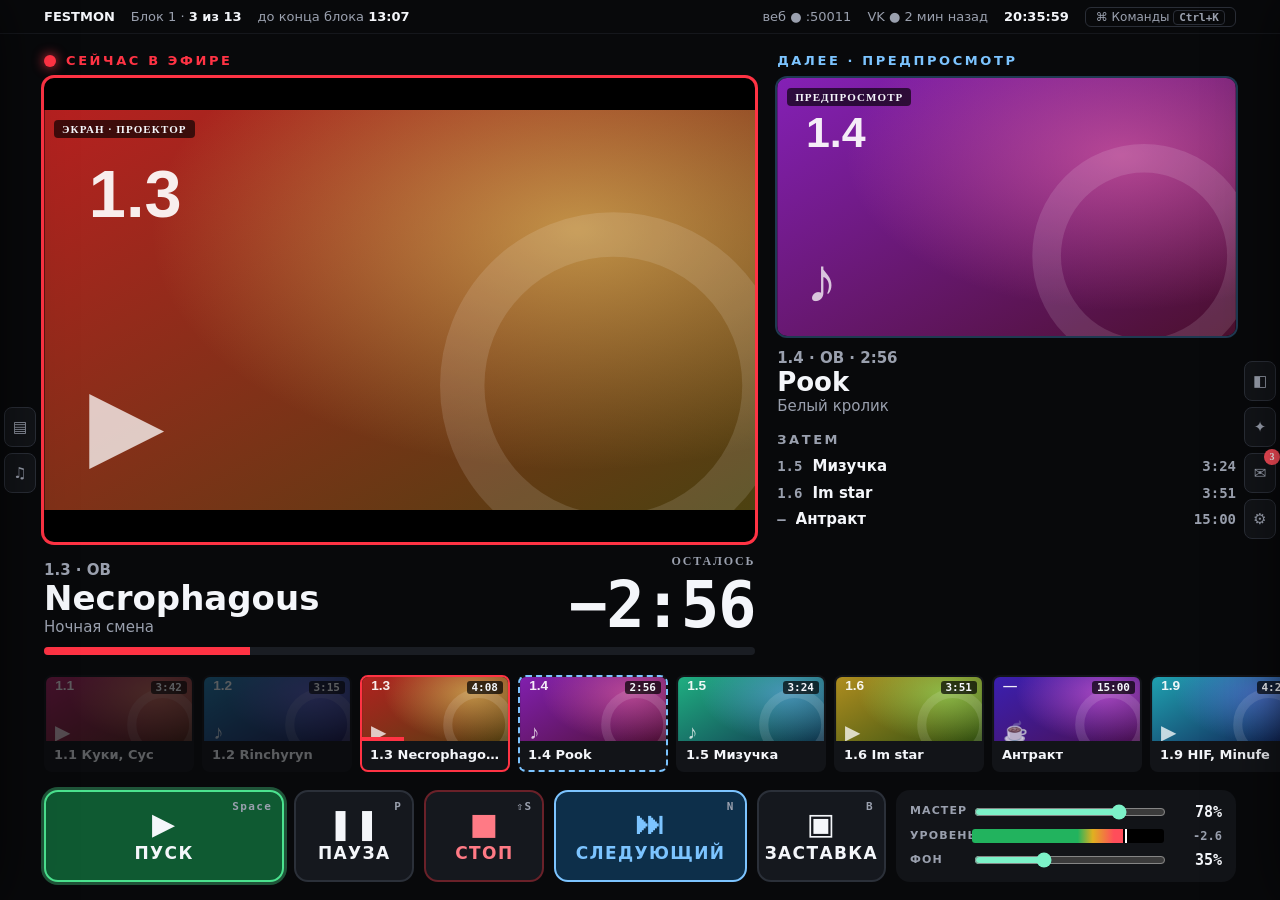
<file: c_focus.html>
<!doctype html>
<html lang="ru">
<head>
<meta charset="utf-8">
<meta name="viewport" content="width=device-width, initial-scale=1">
<title>FestMon · C · Только эфир</title>
<link rel="stylesheet" href="assets/panels.css?v=20261024204901">
<style>
/* Почти чёрный, максимальный контраст: читается из тёмного зала с двух метров. */
:root {
  --bg: #08090b; --panel: #121418; --panel2: #1b1e24; --field: #050607;
  --border: #2a2e37; --text: #f4f6fa; --dim: #9aa0ae;
  --accent: #7cf2c8; --accent-fg: #002a1c; --ok: #4be38f; --warn: #ffd04a; --bad: #ff4d5a;
  --live: #ff3344; --next: #7cc4ff;
  --r: 8px; --drawer: 380px;
}
* { box-sizing: border-box; }
html, body { margin: 0; height: 100%; background: var(--bg); color: var(--text); font: 15px/1.35 "Segoe UI", system-ui, sans-serif; overflow: hidden; }
button { font-family: inherit; }

.app { position: absolute; inset: 0; display: grid; grid-template-rows: 34px 1fr auto auto; transition: left .22s, right .22s; }
body.pinL .app { left: var(--drawer); }
body.pinR .app { right: var(--drawer); }

/* ---------- строка статуса ---------- */
.status { display: flex; align-items: center; gap: 16px; padding: 0 44px; font-size: 13px; color: var(--dim); border-bottom: 1px solid #15171c; }
.status b { color: var(--text); }
.status .sp { flex: 1; }
.status kbd, .hint kbd { font: 600 11px Consolas, monospace; border: 1px solid var(--border); border-radius: 4px; padding: 0 5px; color: var(--dim); }
.status button { background: none; border: 1px solid var(--border); color: var(--dim); border-radius: 6px; padding: 2px 10px; cursor: pointer; font-size: 12px; }
.status button:hover { color: var(--text); }

/* ---------- герой: сейчас / далее ---------- */
.hero { display: grid; grid-template-columns: 1.55fr 1fr; gap: 22px; padding: 18px 44px 10px; min-height: 0; }
.now, .nx { display: flex; flex-direction: column; min-height: 0; }
.lbl { font-size: 13px; font-weight: 800; letter-spacing: .2em; margin-bottom: 8px; display: flex; align-items: center; gap: 10px; }
.now .lbl { color: var(--live); }
.now .lbl i { width: 12px; height: 12px; border-radius: 50%; background: var(--live); box-shadow: 0 0 12px var(--live); animation: bl 1.2s infinite; }
.now.off .lbl { color: var(--dim); } .now.off .lbl i { background: var(--dim); box-shadow: none; animation: none; }
.now.paused .lbl { color: var(--warn); } .now.paused .lbl i { background: var(--warn); animation: none; }
@keyframes bl { 50% { opacity: .2; } }
.nx .lbl { color: var(--next); }
.scr { position: relative; background: #000; border-radius: 10px; overflow: hidden; flex: 1; min-height: 0; display: grid; place-items: center; }
.now .scr { box-shadow: 0 0 0 3px var(--live); }
.now.off .scr, .now.paused .scr { box-shadow: 0 0 0 2px var(--border); }
.nx .scr { box-shadow: 0 0 0 2px #1f3a52; flex: 0 1 auto; }
.scr .box { position: relative; width: 100%; aspect-ratio: 16/9; max-height: 100%; }
.scr img { width: 100%; height: 100%; object-fit: cover; display: block; }
.scr .tag { position: absolute; top: 10px; left: 10px; font: 800 11px "Segoe UI"; letter-spacing: .1em; background: rgba(0,0,0,.65); padding: 3px 8px; border-radius: 4px; }
.scr .sb { position: absolute; inset: 0; display: none; place-items: center; background: radial-gradient(circle, #10342a, #000 70%); color: var(--accent); font: 800 34px "Segoe UI"; letter-spacing: .3em; }
.standby .scr .sb { display: grid; }
.title { display: flex; align-items: flex-end; gap: 18px; margin-top: 12px; }
.title .tt { min-width: 0; flex: 1; }
.title .n { color: var(--dim); font-weight: 700; font-size: 15px; }
.title .t { font-size: 34px; font-weight: 800; line-height: 1.1; white-space: nowrap; overflow: hidden; text-overflow: ellipsis; }
.title .s { color: var(--dim); font-size: 15px; }
.big { font: 700 64px/1 Consolas, monospace; letter-spacing: -.02em; text-align: right; }
.big small { display: block; font: 600 12px "Segoe UI"; color: var(--dim); letter-spacing: .15em; margin-bottom: 4px; }
.big.low { color: var(--live); }
.prog { height: 8px; background: #1a1d23; border-radius: 4px; overflow: hidden; margin-top: 10px; }
.prog i { display: block; height: 100%; background: var(--live); transition: width 1s linear; }
.nx .t { font-size: 26px; }
.then { margin-top: 14px; display: flex; flex-direction: column; gap: 6px; }
.then .lbl { color: var(--dim); margin-bottom: 2px; }
.then div.it { display: flex; gap: 10px; align-items: center; color: var(--dim); font-size: 15px; }
.then div.it b { color: var(--text); font-weight: 600; flex: 1; white-space: nowrap; overflow: hidden; text-overflow: ellipsis; }
.then div.it span { font: 600 14px Consolas, monospace; }

/* ---------- лента ---------- */
.strip { display: flex; gap: 8px; padding: 10px 44px; overflow-x: auto; scroll-behavior: smooth; }
.strip .c { flex: none; width: 150px; border-radius: 8px; overflow: hidden; background: var(--panel); border: 2px solid transparent; cursor: pointer; position: relative; }
.strip .c img { width: 100%; height: 64px; object-fit: cover; display: block; }
.strip .c div { padding: 5px 8px 6px; font-size: 13px; font-weight: 600; white-space: nowrap; overflow: hidden; text-overflow: ellipsis; }
.strip .c em { position: absolute; top: 4px; right: 5px; font: 700 11px Consolas, monospace; font-style: normal; background: rgba(0,0,0,.7); padding: 0 5px; border-radius: 3px; }
.strip .c.done { opacity: .35; }
.strip .c.live { border-color: var(--live); }
.strip .c.next { border-color: var(--next); border-style: dashed; }
.strip .c.sel { outline: 2px solid var(--accent); outline-offset: 2px; }
.strip .c .bar { position: absolute; left: 0; top: 60px; height: 4px; background: var(--live); }

/* ---------- транспорт ---------- */
.deck { display: grid; grid-template-columns: 2fr 1fr 1fr 1.6fr 1fr 340px; gap: 10px; padding: 8px 44px 18px; }
.k { position: relative; height: 92px; border-radius: 14px; border: 2px solid #2b3039; background: #15181e; color: var(--text); font-size: 17px; font-weight: 800; letter-spacing: .08em; cursor: pointer; display: flex; flex-direction: column; align-items: center; justify-content: center; gap: 4px; transition: transform .06s; }
.k span { font-size: 30px; line-height: 1; }
.k kbd { position: absolute; top: 8px; right: 10px; font: 600 11px Consolas, monospace; color: var(--dim); }
.k:hover { border-color: #4a5160; }
.k:active { transform: scale(.97); }
.k.play { background: #0f5a32; border-color: var(--ok); }
.k.play.on { box-shadow: 0 0 0 3px rgba(75,227,143,.35); }
.k.pause.on { background: #3d3410; border-color: var(--warn); color: var(--warn); }
.k.stop { border-color: #6a2129; color: #ff7a85; }
.k.next { background: #0d2f4a; border-color: var(--next); color: var(--next); }
.k.standby.on { background: #0e3328; border-color: var(--accent); color: var(--accent); }
.vol { background: var(--panel); border-radius: 14px; padding: 10px 14px; display: grid; grid-template-columns: 52px 1fr 48px; gap: 4px 10px; align-items: center; font-size: 12px; }
.vol > span { color: var(--dim); font-weight: 800; letter-spacing: .1em; font-size: 11px; }
.vol > b { font: 700 15px Consolas, monospace; text-align: right; }
.vol input { width: 100%; accent-color: var(--accent); }
.meter { position: relative; height: 14px; background: #000; border-radius: 3px; overflow: hidden; }
.meter .fill { position: absolute; inset: 0 auto 0 0; width: 0; background: linear-gradient(90deg, #22b35e 0 70%, #e0b020 80%, #ff4d5a 94%); transition: width .08s; }
.meter .peak { position: absolute; top: 0; bottom: 0; width: 2px; background: #fff; }
.meter .db { display: none; }

/* ---------- края-ярлыки и выезжающие панели ---------- */
.edge { position: fixed; top: 50%; transform: translateY(-50%); display: flex; flex-direction: column; gap: 6px; z-index: 30; }
.edge.l { left: 4px; } .edge.r { right: 4px; }
body.pinL .edge.l { left: calc(var(--drawer) + 4px); }
body.pinR .edge.r { right: calc(var(--drawer) + 4px); }
.edge button { position: relative; width: 32px; height: 40px; border-radius: 8px; border: 1px solid var(--border); background: var(--panel); color: var(--dim); cursor: pointer; font-size: 15px; }
.edge button:hover, .edge button.on { color: var(--accent); border-color: var(--accent); }
.edge button .bd { position: absolute; top: -5px; right: -5px; background: var(--bad); color: #fff; font: 700 10px/16px "Segoe UI"; min-width: 16px; border-radius: 8px; }
.edge button:hover::after { content: attr(data-tip); position: absolute; top: 9px; white-space: nowrap; background: #000; color: #fff; padding: 3px 8px; border-radius: 4px; font-size: 12px; border: 1px solid var(--border); }
.edge.l button:hover::after { left: 38px; } .edge.r button:hover::after { right: 38px; }

.drawer { position: fixed; top: 0; bottom: 0; width: var(--drawer); background: var(--panel); z-index: 40; display: flex; flex-direction: column; transition: transform .22s cubic-bezier(.2,.8,.2,1); box-shadow: 0 0 60px rgba(0,0,0,.7); }
.drawer.l { left: 0; transform: translateX(-102%); border-right: 1px solid var(--border); }
.drawer.r { right: 0; transform: translateX(102%); border-left: 1px solid var(--border); }
.drawer.open { transform: none; }
body.pinL .drawer.l, body.pinR .drawer.r { box-shadow: none; }
.dh { display: flex; align-items: center; gap: 4px; padding: 10px 10px 0; }
.dh .tabs { display: flex; gap: 2px; flex: 1; flex-wrap: wrap; }
.dh .tabs button { background: none; border: 0; color: var(--dim); padding: 6px 10px; border-radius: 6px; cursor: pointer; font-size: 13px; font-weight: 600; }
.dh .tabs button.on { background: var(--panel2); color: var(--text); }
.dh .ic { background: none; border: 1px solid transparent; color: var(--dim); width: 30px; height: 30px; border-radius: 6px; cursor: pointer; }
.dh .ic:hover { border-color: var(--border); color: var(--text); }
.dh .ic.on { color: var(--accent); border-color: var(--accent); }
.db-body { flex: 1; overflow: auto; padding: 12px; }
.dfoot { padding: 8px 12px; font-size: 12px; color: var(--dim); border-top: 1px solid var(--border); }
.scrim { position: fixed; inset: 0; background: rgba(0,0,0,.35); z-index: 35; opacity: 0; pointer-events: none; transition: opacity .2s; }
.scrim.on { opacity: 1; pointer-events: auto; }

/* ---------- палитра команд ---------- */
.cmd { position: fixed; inset: 0; z-index: 60; background: rgba(0,0,0,.55); display: none; justify-content: center; padding-top: 14vh; }
.cmd.on { display: flex; }
.cmd > div { width: 560px; background: var(--panel); border: 1px solid var(--border); border-radius: 12px; box-shadow: 0 30px 80px rgba(0,0,0,.6); overflow: hidden; height: fit-content; }
.cmd input { width: 100%; background: none; border: 0; border-bottom: 1px solid var(--border); color: var(--text); font: 18px "Segoe UI"; padding: 16px 18px; outline: none; }
.cmd ul { list-style: none; margin: 0; padding: 6px; max-height: 340px; overflow: auto; }
.cmd li { display: flex; gap: 12px; align-items: center; padding: 9px 12px; border-radius: 7px; cursor: pointer; }
.cmd li.on { background: var(--panel2); }
.cmd li kbd { margin-left: auto; font: 11px Consolas, monospace; color: var(--dim); }
.cmd li .g { color: var(--dim); font-size: 12px; width: 70px; }
::-webkit-scrollbar { width: 8px; height: 8px; } ::-webkit-scrollbar-thumb { background: #2a2e37; border-radius: 4px; } ::-webkit-scrollbar-track { background: transparent; }
</style>
</head>
<body>
<div class="app">
  <div class="status">
    <b>FESTMON</b><span>Блок 1 · <b id="pos"></b></span><span>до конца блока <b id="blockRem"></b></span>
    <span class="sp"></span>
    <span>веб ● :50011</span><span>VK ● 2 мин назад</span><b id="clk"></b>
    <button id="openCmd">⌘ Команды <kbd>Ctrl+K</kbd></button>
  </div>
  <section class="hero">
    <div class="now" id="now">
      <div class="lbl"><i></i><span id="nowLbl">СЕЙЧАС В ЭФИРЕ</span></div>
      <div class="scr"><div class="box"><img id="pgmImg" alt=""><span class="tag">ЭКРАН · ПРОЕКТОР</span><div class="sb">FESTMON</div></div></div>
      <div class="title"><div class="tt"><div class="n" id="nowN"></div><div class="t" id="nowT"></div><div class="s" id="nowS"></div></div>
        <div class="big" id="remBox"><small>ОСТАЛОСЬ</small><span id="rem"></span></div></div>
      <div class="prog"><i id="progBar"></i></div>
    </div>
    <div class="nx">
      <div class="lbl">ДАЛЕЕ · ПРЕДПРОСМОТР</div>
      <div class="scr"><div class="box"><img id="pvwImg" alt=""><span class="tag">ПРЕДПРОСМОТР</span></div></div>
      <div class="title"><div class="tt"><div class="n" id="nxN"></div><div class="t" id="nxT"></div><div class="s" id="nxS"></div></div></div>
      <div class="then" id="then"></div>
    </div>
  </section>
  <div class="strip" id="strip"></div>
  <div class="deck">
    <button class="k play" data-tr="play"><span>▶</span>ПУСК<kbd>Space</kbd></button>
    <button class="k pause" data-tr="pause"><span>❚❚</span>ПАУЗА<kbd>P</kbd></button>
    <button class="k stop" data-tr="stop"><span>■</span>СТОП<kbd>⇧S</kbd></button>
    <button class="k next" data-tr="next"><span>⏭</span>СЛЕДУЮЩИЙ<kbd>N</kbd></button>
    <button class="k standby" data-tr="standby"><span>▣</span>ЗАСТАВКА<kbd>B</kbd></button>
    <div class="vol">
      <span>МАСТЕР</span><input type="range" id="master" min="0" max="100"><b id="mV"></b>
      <span>УРОВЕНЬ</span><div class="meter" id="meter"><div class="fill"></div><div class="peak"></div><span class="db"></span></div><b id="dbV" style="font-size:12px;color:var(--dim)"></b>
      <span>ФОН</span><input type="range" id="bed" min="0" max="100"><b id="bV"></b>
    </div>
  </div>
</div>

<div class="edge l" id="edgeL"></div>
<div class="edge r" id="edgeR"></div>
<div class="scrim" id="scrim"></div>
<aside class="drawer l" id="drL"><div class="dh"><div class="tabs"></div><button class="ic" data-pin="L" title="Закрепить: панель сдвигает эфир, а не перекрывает">📌</button><button class="ic" data-x="L" title="Закрыть (Esc)">✕</button></div><div class="db-body"></div><div class="dfoot">Esc — закрыть · 📌 — закрепить рядом с эфиром</div></aside>
<aside class="drawer r" id="drR"><div class="dh"><div class="tabs"></div><button class="ic" data-pin="R" title="Закрепить: панель сдвигает эфир, а не перекрывает">📌</button><button class="ic" data-x="R" title="Закрыть (Esc)">✕</button></div><div class="db-body"></div><div class="dfoot">Esc — закрыть · 📌 — закрепить рядом с эфиром</div></aside>

<div class="cmd" id="cmd"><div><input id="cmdIn" placeholder="Панель, действие или номер…"><ul id="cmdList"></ul></div></div>

<script src="assets/common.js?v=20261024204901"></script>
<script src="assets/panels.js?v=20261024204901"></script>
<script>
(function () {
  const { PROGRAM, PANELS, state, mmss, cover } = FM;
  const $ = (s) => document.querySelector(s);

  // ---------- выезжающие панели ----------
  const SIDES = { L: ["files", "bed"], R: ["inspector", "quick", "requests", "plugins"] };
  let ui = FM.store.get("c-ui", null) || { L: { open: false, tab: "files", pin: false }, R: { open: false, tab: "quick", pin: false } };
  const save = () => FM.store.set("c-ui", ui);
  const sideOf = (id) => (SIDES.L.includes(id) ? "L" : "R");

  function renderSide(s) {
    const d = ui[s], dr = $("#dr" + s);
    dr.classList.toggle("open", d.open);
    dr.querySelector(".tabs").innerHTML = SIDES[s].map((id) => { const p = PANELS.find((x) => x.id === id);
      return `<button class="${id === d.tab ? "on" : ""}" data-tab="${id}">${p.icon} ${p.short}${p.badge ? ` <span class="p-chip">${p.badge}</span>` : ""}</button>`; }).join("");
    dr.querySelector(".db-body").innerHTML = FM.renderPanel(d.tab);
    dr.querySelector("[data-pin]").classList.toggle("on", d.pin);
    document.body.classList.toggle("pin" + s, d.open && d.pin);
    $("#edge" + s).innerHTML = SIDES[s].map((id) => { const p = PANELS.find((x) => x.id === id);
      return `<button class="${d.open && d.tab === id ? "on" : ""}" data-panel="${id}" data-tip="${p.title} · ${p.key}">${p.icon}${p.badge ? `<span class="bd">${p.badge}</span>` : ""}</button>`; }).join("");
  }
  function render() {
    renderSide("L"); renderSide("R");
    const floating = (ui.L.open && !ui.L.pin) || (ui.R.open && !ui.R.pin);
    $("#scrim").classList.toggle("on", floating);
    save();
  }
  function toggle(id) {
    const s = sideOf(id), d = ui[s];
    if (d.open && d.tab === id) d.open = false; else { d.open = true; d.tab = id; }
    render();
  }
  function closeFloating() { ["L", "R"].forEach((s) => { if (!ui[s].pin) ui[s].open = false; }); render(); }
  document.addEventListener("click", (e) => {
    const b = e.target.closest("[data-panel],[data-tab],[data-pin],[data-x]"); if (!b) return;
    if (b.dataset.panel) toggle(b.dataset.panel);
    if (b.dataset.tab) { ui[sideOf(b.dataset.tab)].tab = b.dataset.tab; render(); }
    if (b.dataset.pin) { ui[b.dataset.pin].pin = !ui[b.dataset.pin].pin; render(); }
    if (b.dataset.x) { ui[b.dataset.x].open = false; render(); }
  });
  $("#scrim").onclick = closeFloating;

  // ---------- палитра команд ----------
  const CMDS = [
    ...PANELS.map((p) => ({ g: "Панель", t: p.title, k: p.key, run: () => toggle(p.id) })),
    { g: "Эфир", t: "Пуск", k: "Space", run: () => FM.transport("play") },
    { g: "Эфир", t: "Пауза", k: "P", run: () => FM.transport("pause") },
    { g: "Эфир", t: "Следующий номер", k: "N", run: () => FM.transport("next") },
    { g: "Эфир", t: "Заставка", k: "B", run: () => FM.transport("standby") },
    { g: "Эфир", t: "Стоп", k: "⇧S", run: () => FM.transport("stop") },
    ...FM.QUICK.map((q) => ({ g: "Кнопка", t: q.icon + " " + q.label, k: q.key, run: () => FM.toast(q.label + " — только макет") })),
    ...PROGRAM.filter((p) => p.n).map((p) => ({ g: "Номер", t: `${p.n} ${p.title} — открыть в инспекторе`, k: "", run: () => { state.sel = PROGRAM.indexOf(p); ui.R.open = true; ui.R.tab = "inspector"; render(); renderStrip(); } })),
  ];
  let cmdSel = 0, cmdRes = CMDS;
  function cmdRender() {
    const q = $("#cmdIn").value.trim().toLowerCase();
    cmdRes = CMDS.filter((c) => (c.g + " " + c.t).toLowerCase().includes(q)).slice(0, 12);
    cmdSel = Math.min(cmdSel, Math.max(0, cmdRes.length - 1));
    $("#cmdList").innerHTML = cmdRes.map((c, i) => `<li class="${i === cmdSel ? "on" : ""}" data-ci="${i}"><span class="g">${c.g}</span>${c.t}${c.k ? `<kbd>${c.k}</kbd>` : ""}</li>`).join("");
  }
  function cmdOpen() { $("#cmd").classList.add("on"); $("#cmdIn").value = ""; cmdSel = 0; cmdRender(); $("#cmdIn").focus(); }
  function cmdClose() { $("#cmd").classList.remove("on"); }
  function cmdRun(i) { const c = cmdRes[i]; cmdClose(); c && c.run(); }
  $("#openCmd").onclick = cmdOpen;
  $("#cmdIn").oninput = () => { cmdSel = 0; cmdRender(); };
  $("#cmdIn").onkeydown = (e) => {
    if (e.key === "ArrowDown") { cmdSel = Math.min(cmdRes.length - 1, cmdSel + 1); cmdRender(); e.preventDefault(); }
    if (e.key === "ArrowUp") { cmdSel = Math.max(0, cmdSel - 1); cmdRender(); e.preventDefault(); }
    if (e.key === "Enter") cmdRun(cmdSel);
  };
  $("#cmdList").onclick = (e) => { const li = e.target.closest("li"); li && cmdRun(+li.dataset.ci); };
  $("#cmd").onclick = (e) => { if (e.target.id === "cmd") cmdClose(); };

  // ---------- лента ----------
  function renderStrip() {
    $("#strip").innerHTML = PROGRAM.map((p, i) => `<div class="c ${p.status} ${state.sel === i ? "sel" : ""}" data-i="${i}"><img src="${cover(p)}" alt=""><em>${mmss(p.dur)}</em>
      ${p.status === "live" ? `<span class="bar" style="width:${(state.elapsed / p.dur) * 100}%"></span>` : ""}<div>${p.n} ${p.title}</div></div>`).join("");
  }
  $("#strip").addEventListener("click", (e) => { const c = e.target.closest(".c"); if (!c) return; state.sel = +c.dataset.i; ui.R.open = true; ui.R.tab = "inspector"; render(); renderStrip(); });

  // ---------- эфир ----------
  document.querySelectorAll("[data-tr]").forEach((b) => (b.onclick = () => FM.transport(b.dataset.tr)));
  $("#master").value = state.master; $("#bed").value = state.bed;
  $("#master").oninput = (e) => FM.setLevel("master", +e.target.value);
  $("#bed").oninput = (e) => FM.setLevel("bed", +e.target.value);
  FM.meter($("#meter")); FM.clock($("#clk"));
  setInterval(() => { $("#dbV").textContent = $("#meter .db").textContent.replace(" dB", ""); }, 150);

  let lastLive = -1;
  FM.onChange((s) => {
    const li = s.liveIdx, live = PROGRAM[li], ni = FM.nextIdx(), nx = PROGRAM[ni];
    const now = $("#now");
    now.className = "now " + (s.standby ? "standby" : !s.playing ? "off" : s.paused ? "paused" : "");
    $("#nowLbl").textContent = s.standby ? "ЗАСТАВКА НА ЭКРАНЕ" : !s.playing ? "СТОП · ЭКРАН ЧЁРНЫЙ" : s.paused ? "ПАУЗА" : "СЕЙЧАС В ЭФИРЕ";
    $("#pgmImg").src = live ? cover(live) : "";
    $("#nowN").textContent = live ? `${live.n} · ${live.nom}` : ""; $("#nowT").textContent = live ? live.title : "—"; $("#nowS").textContent = live ? live.sub : "";
    const rem = live ? live.dur - s.elapsed : 0;
    $("#rem").textContent = "−" + mmss(rem); $("#remBox").classList.toggle("low", rem <= 30);
    $("#progBar").style.width = live ? (s.elapsed / live.dur) * 100 + "%" : "0";
    $("#pvwImg").src = nx ? cover(nx) : "";
    $("#nxN").textContent = nx ? `${nx.n} · ${nx.nom} · ${mmss(nx.dur)}` : ""; $("#nxT").textContent = nx ? nx.title : "Конец программы"; $("#nxS").textContent = nx ? nx.sub : "";
    $("#then").innerHTML = `<div class="lbl">ЗАТЕМ</div>` + PROGRAM.slice(ni + 1, ni + 4).map((p) => `<div class="it"><span>${p.n || "—"}</span><b>${p.title}</b><span>${mmss(p.dur)}</span></div>`).join("");
    $("#mV").textContent = s.master + "%"; $("#bV").textContent = s.bed + "%";
    $("#pos").textContent = `${li + 1} из ${PROGRAM.length}`;
    $("#blockRem").textContent = mmss(PROGRAM.slice(li, 6).reduce((a, p) => a + p.dur, 0) - s.elapsed);
    document.querySelector(".k.play").classList.toggle("on", s.playing && !s.paused);
    document.querySelector(".k.pause").classList.toggle("on", s.paused);
    document.querySelector(".k.standby").classList.toggle("on", s.standby);
    if (lastLive !== li) { lastLive = li; renderStrip(); const c = $(".strip .c.live"); FM.reveal(c, $("#strip")); }
    else { const b = $(".strip .c.live .bar"); if (b && live) b.style.width = (s.elapsed / live.dur) * 100 + "%"; }
  });

  // ---------- клавиши ----------
  const keys = {
    Space: () => FM.transport(state.playing && !state.paused ? "pause" : "play"),
    KeyP: () => FM.transport("pause"), KeyN: () => FM.transport("next"), "shift+KeyS": () => FM.transport("stop"), KeyB: () => FM.transport("standby"),
    "ctrl+KeyK": () => ($("#cmd").classList.contains("on") ? cmdClose() : cmdOpen()),
    Escape: () => { if ($("#cmd").classList.contains("on")) cmdClose(); else { ui.L.open = ui.R.open = false; render(); } },
  };
  PANELS.forEach((p) => (keys[p.key] = () => toggle(p.id)));
  FM.QUICK.forEach((q) => (keys["Key" + q.key] = () => FM.toast(q.icon + " " + q.label + " — только макет")));
  FM.hotkeys(keys);

  render();
})();
</script>
</body>
</html>
</file>
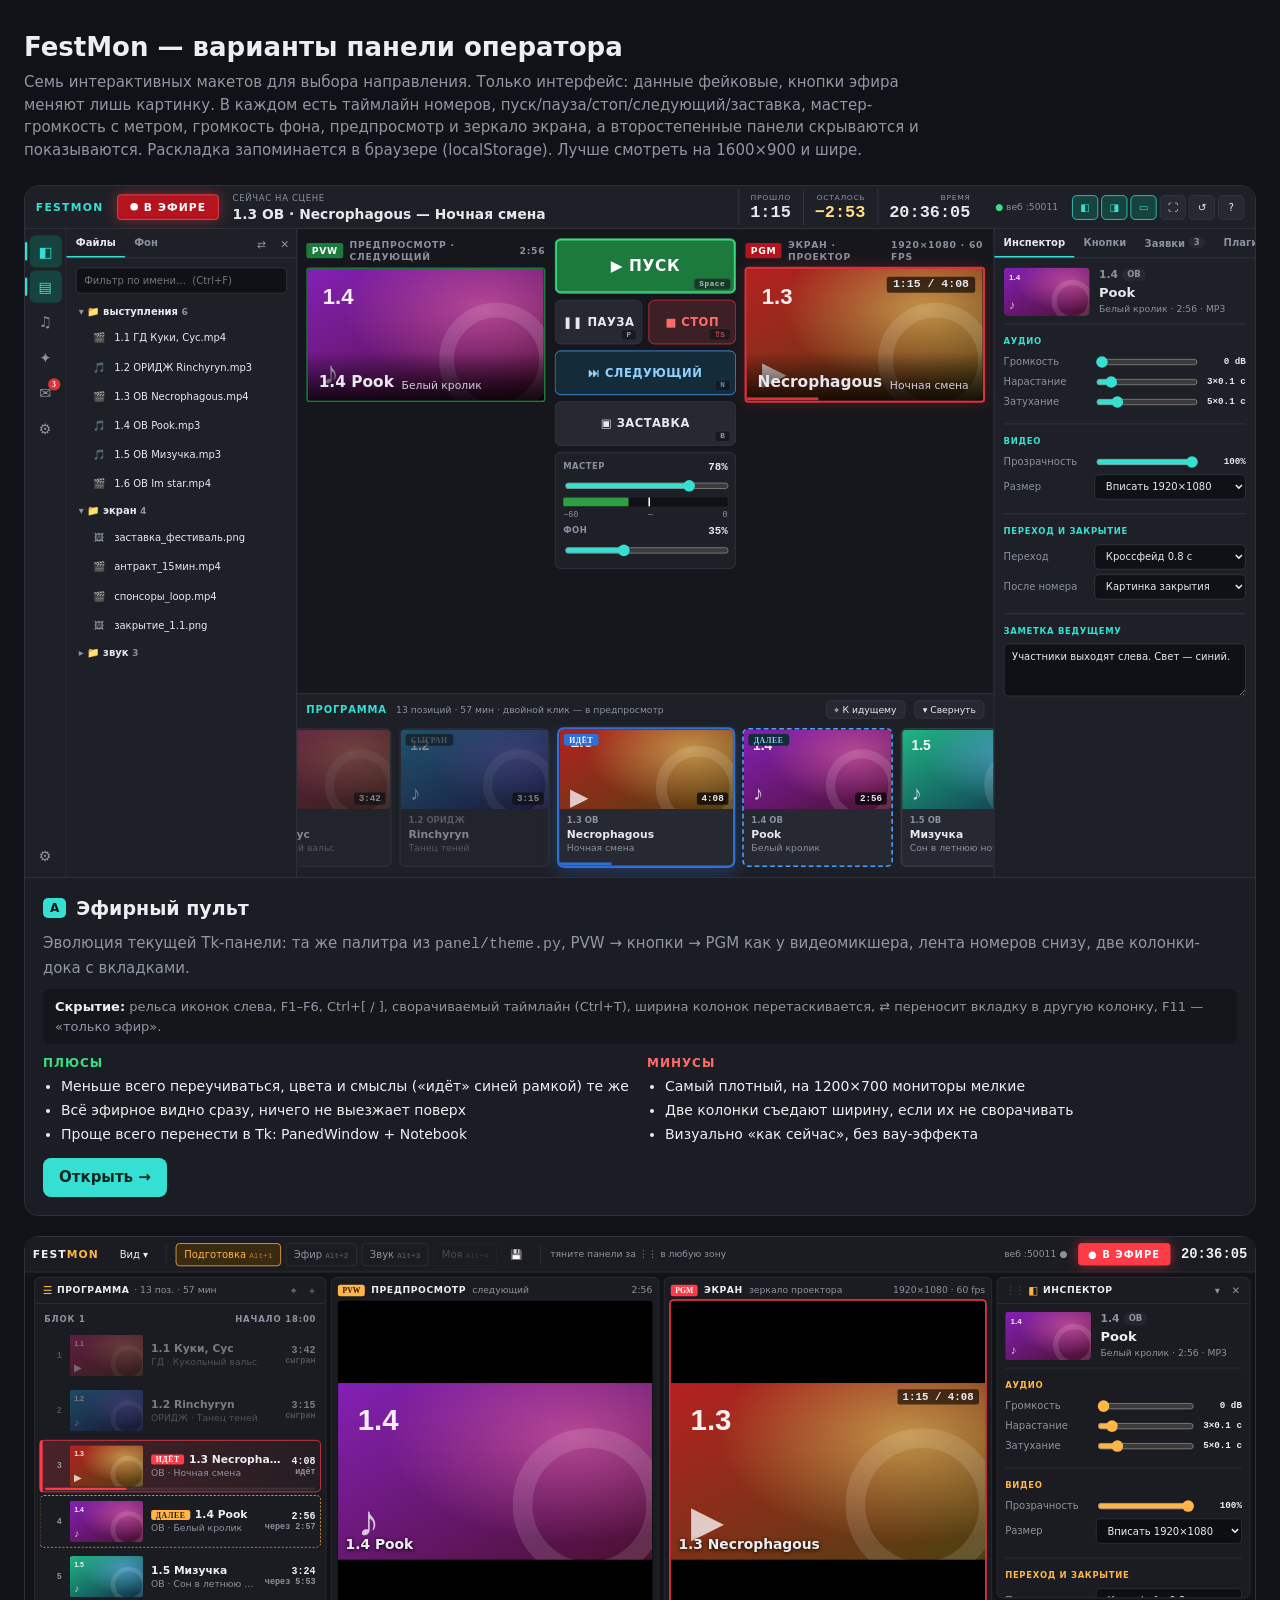
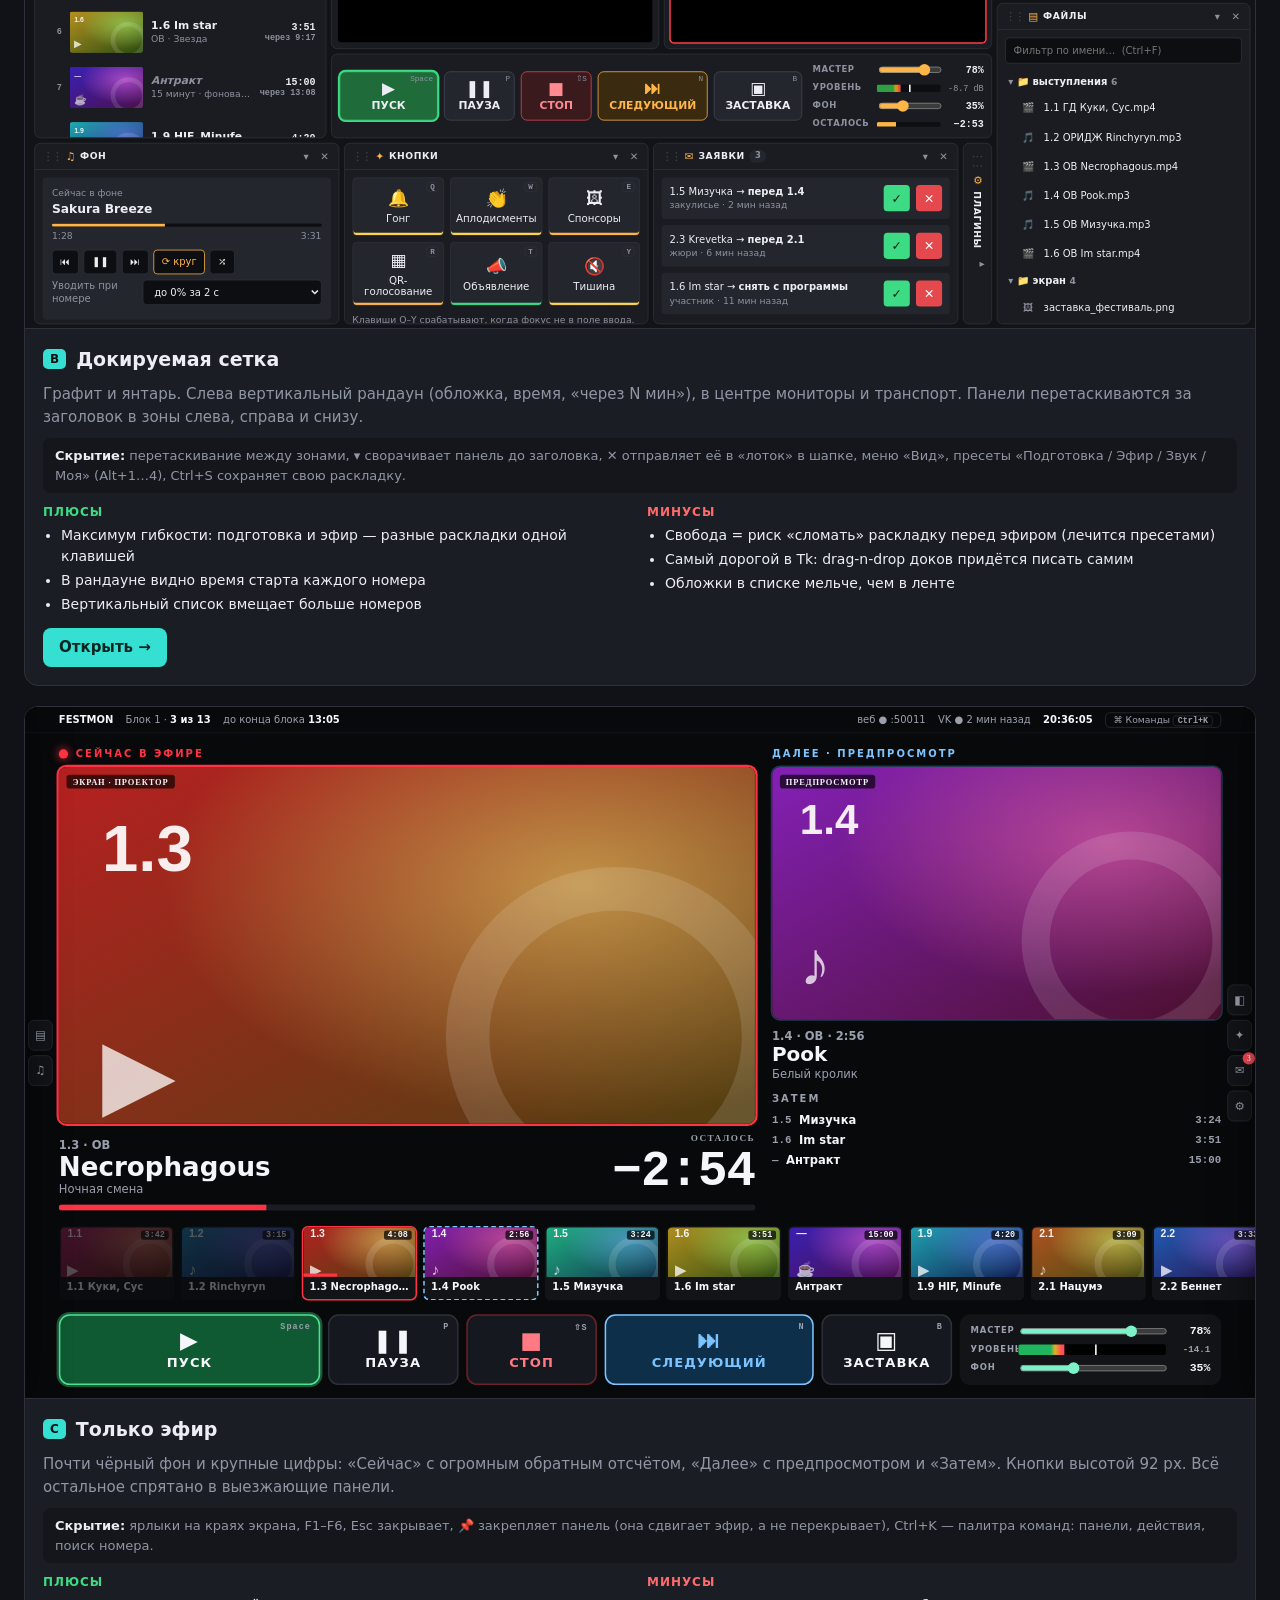
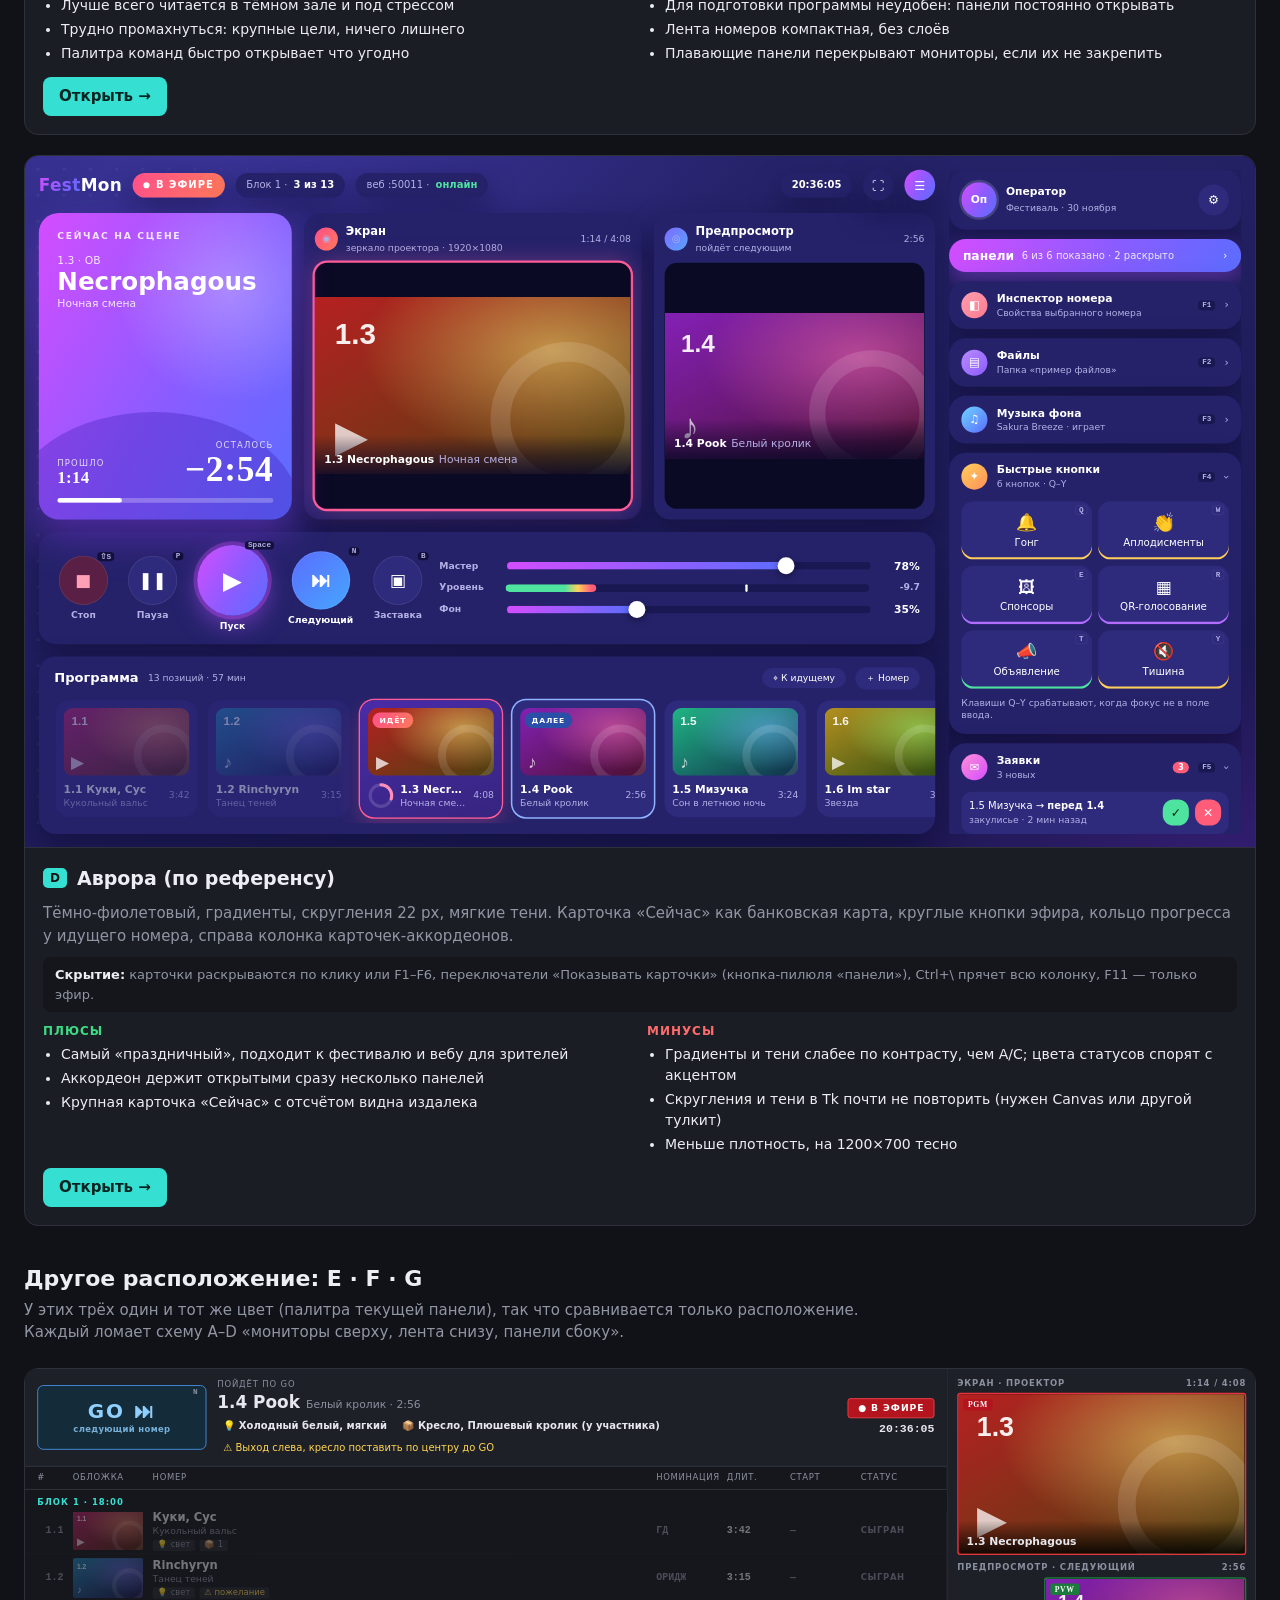
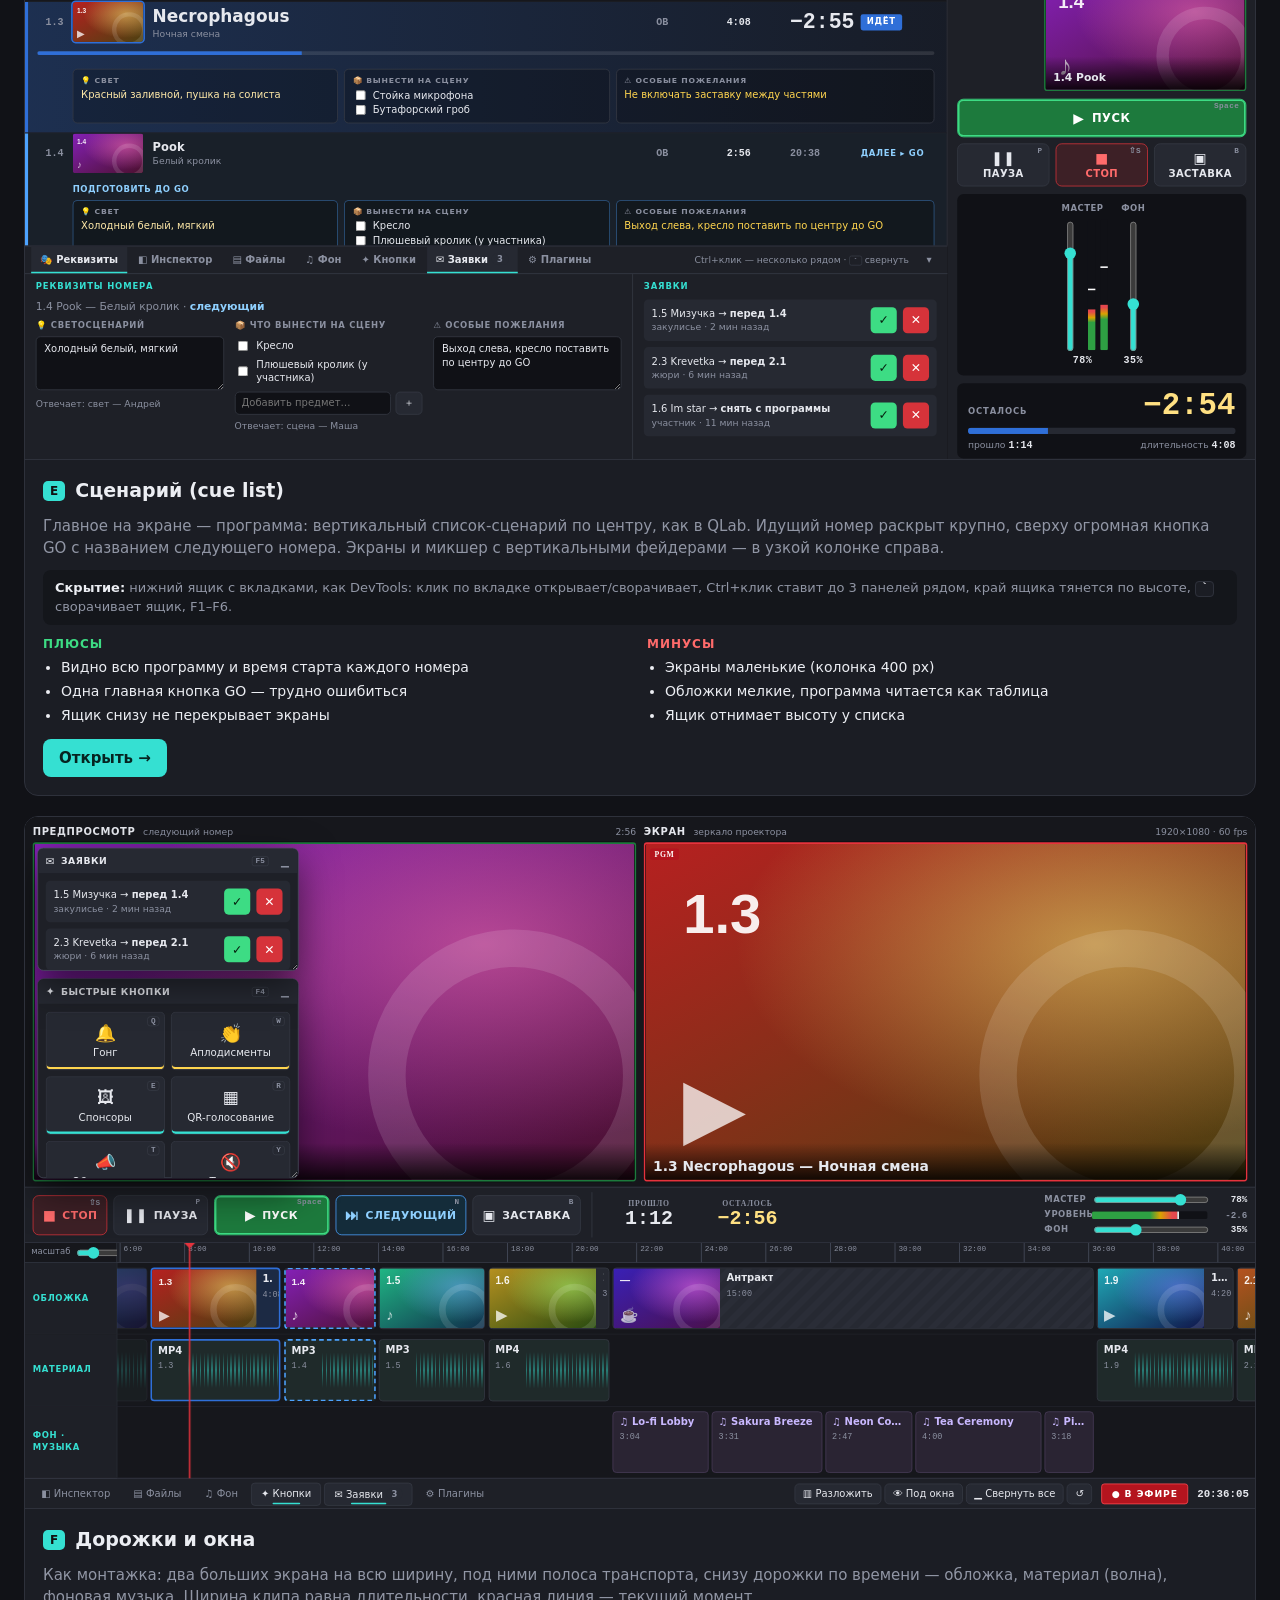
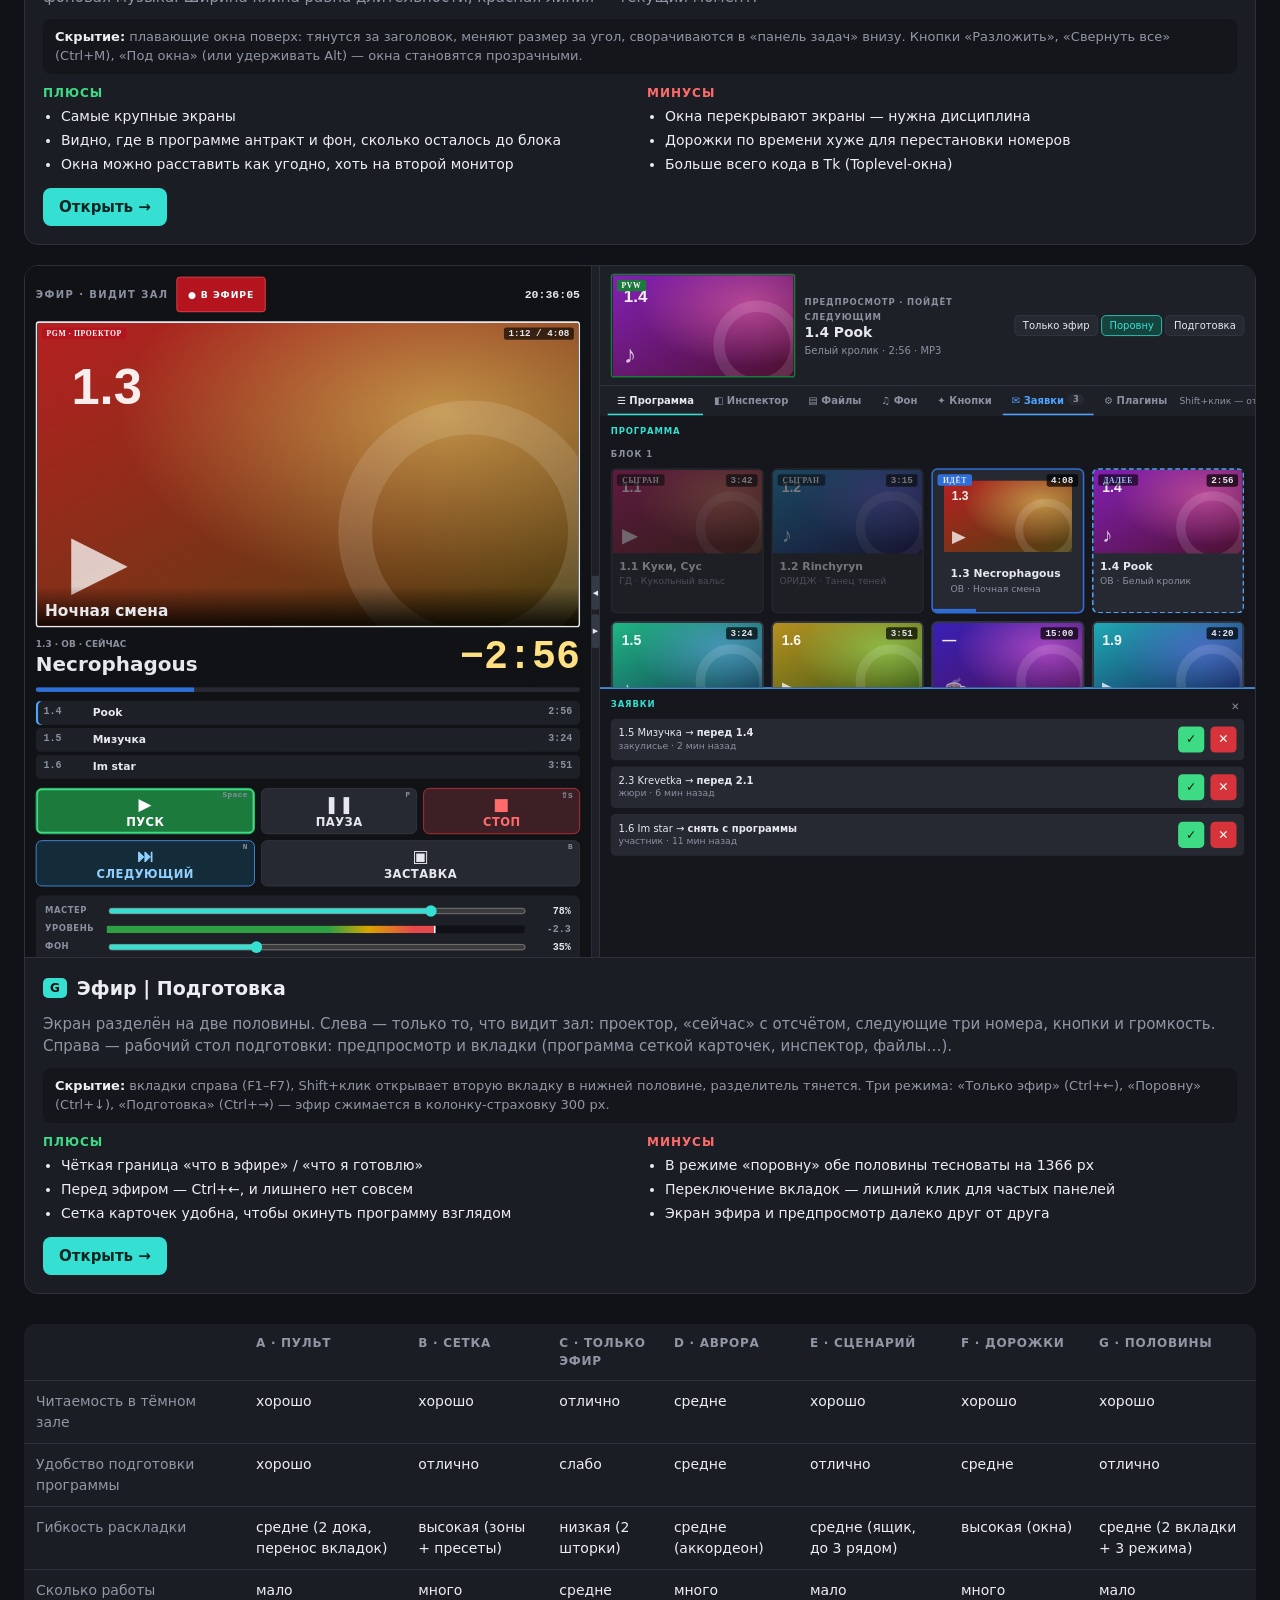
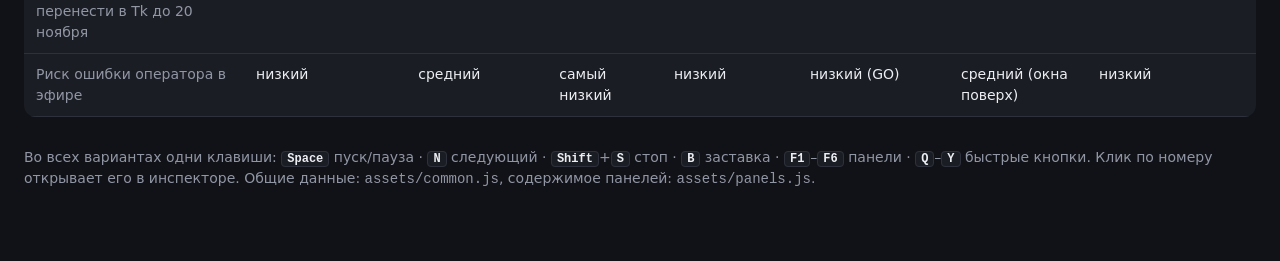
<file: compare.html>
<!doctype html>
<html lang="ru">
<head>
<meta charset="utf-8">
<meta name="viewport" content="width=device-width, initial-scale=1">
<title>FestMon · макеты панели оператора</title>
<style>
:root { --bg: #111217; --card: #1b1d24; --border: #2e313b; --text: #eceef3; --dim: #9196a5; --ok: #3ddc84; --bad: #ff6b6b; --accent: #35e0d2; }
* { box-sizing: border-box; }
body { margin: 0; background: var(--bg); color: var(--text); font: 15px/1.5 "Segoe UI", system-ui, sans-serif; }
main { max-width: 1440px; margin: 0 auto; padding: 28px 24px 60px; }
h1 { margin: 0 0 4px; font-size: 26px; }
.lead { color: var(--dim); margin: 0 0 24px; max-width: 900px; }
.grid { display: grid; grid-template-columns: repeat(auto-fill, minmax(620px, 1fr)); gap: 20px; }
.v { background: var(--card); border: 1px solid var(--border); border-radius: 14px; overflow: hidden; display: flex; flex-direction: column; }
.thumb { position: relative; aspect-ratio: 16/9; overflow: hidden; background: #000; border-bottom: 1px solid var(--border); }
.thumb iframe { position: absolute; left: 0; top: 0; width: 1600px; height: 900px; border: 0; transform-origin: 0 0; pointer-events: none; }
.thumb a { position: absolute; inset: 0; }
.body { padding: 16px 18px 18px; display: flex; flex-direction: column; gap: 10px; flex: 1; }
.body h2 { margin: 0; font-size: 19px; display: flex; align-items: center; gap: 10px; }
.body h2 span { font-size: 12px; font-weight: 700; color: #111; background: var(--accent); border-radius: 5px; padding: 1px 7px; }
.body p { margin: 0; color: var(--dim); }
.pc { display: grid; grid-template-columns: 1fr 1fr; gap: 14px; font-size: 14px; }
.pc ul { margin: 4px 0 0; padding-left: 18px; }
.pc li { margin: 3px 0; }
.pc h4 { margin: 0; font-size: 12px; letter-spacing: .08em; text-transform: uppercase; }
.pc .p h4 { color: var(--ok); } .pc .m h4 { color: var(--bad); }
.hide { font-size: 13px; background: #14161b; border-radius: 8px; padding: 8px 12px; color: var(--dim); }
.hide b { color: var(--text); }
.open { margin-top: auto; align-self: flex-start; background: var(--accent); color: #062421; text-decoration: none; font-weight: 700; padding: 8px 16px; border-radius: 8px; }
table { width: 100%; border-collapse: collapse; margin-top: 30px; font-size: 14px; background: var(--card); border-radius: 12px; overflow: hidden; }
th, td { padding: 10px 12px; border-bottom: 1px solid var(--border); text-align: left; vertical-align: top; }
th { color: var(--dim); font-weight: 600; font-size: 12px; text-transform: uppercase; letter-spacing: .06em; }
td:first-child { color: var(--dim); width: 220px; }
.common { margin-top: 30px; color: var(--dim); font-size: 14px; }
kbd, .common kbd { font: 600 12px Consolas, monospace; background: var(--card); border: 1px solid var(--border); border-radius: 4px; padding: 0 5px; color: var(--text); }
@media (max-width: 700px) { .grid { grid-template-columns: 1fr; } .pc { grid-template-columns: 1fr; } }
</style>
</head>
<body>
<main>
  <h1>FestMon — варианты панели оператора</h1>
  <p class="lead">Семь интерактивных макетов для выбора направления. Только интерфейс: данные фейковые, кнопки эфира меняют лишь картинку. В каждом есть таймлайн номеров, пуск/пауза/стоп/следующий/заставка, мастер-громкость с метром, громкость фона, предпросмотр и зеркало экрана, а второстепенные панели скрываются и показываются. Раскладка запоминается в браузере (localStorage). Лучше смотреть на 1600×900 и шире.</p>

  <div class="grid">
    <article class="v">
      <div class="thumb"><iframe src="a_console.html" loading="lazy" tabindex="-1"></iframe><a href="a_console.html" aria-label="Открыть A"></a></div>
      <div class="body">
        <h2><span>A</span> Эфирный пульт</h2>
        <p>Эволюция текущей Tk-панели: та же палитра из <code>panel/theme.py</code>, PVW → кнопки → PGM как у видеомикшера, лента номеров снизу, две колонки-дока с вкладками.</p>
        <div class="hide"><b>Скрытие:</b> рельса иконок слева, F1–F6, Ctrl+[ / ], сворачиваемый таймлайн (Ctrl+T), ширина колонок перетаскивается, ⇄ переносит вкладку в другую колонку, F11 — «только эфир».</div>
        <div class="pc"><div class="p"><h4>Плюсы</h4><ul><li>Меньше всего переучиваться, цвета и смыслы («идёт» синей рамкой) те же</li><li>Всё эфирное видно сразу, ничего не выезжает поверх</li><li>Проще всего перенести в Tk: PanedWindow + Notebook</li></ul></div>
          <div class="m"><h4>Минусы</h4><ul><li>Самый плотный, на 1200×700 мониторы мелкие</li><li>Две колонки съедают ширину, если их не сворачивать</li><li>Визуально «как сейчас», без вау-эффекта</li></ul></div></div>
        <a class="open" href="a_console.html">Открыть →</a>
      </div>
    </article>

    <article class="v">
      <div class="thumb"><iframe src="b_dock_grid.html" loading="lazy" tabindex="-1"></iframe><a href="b_dock_grid.html" aria-label="Открыть B"></a></div>
      <div class="body">
        <h2><span>B</span> Докируемая сетка</h2>
        <p>Графит и янтарь. Слева вертикальный рандаун (обложка, время, «через N мин»), в центре мониторы и транспорт. Панели перетаскиваются за заголовок в зоны слева, справа и снизу.</p>
        <div class="hide"><b>Скрытие:</b> перетаскивание между зонами, ▾ сворачивает панель до заголовка, ✕ отправляет её в «лоток» в шапке, меню «Вид», пресеты «Подготовка / Эфир / Звук / Моя» (Alt+1…4), Ctrl+S сохраняет свою раскладку.</div>
        <div class="pc"><div class="p"><h4>Плюсы</h4><ul><li>Максимум гибкости: подготовка и эфир — разные раскладки одной клавишей</li><li>В рандауне видно время старта каждого номера</li><li>Вертикальный список вмещает больше номеров</li></ul></div>
          <div class="m"><h4>Минусы</h4><ul><li>Свобода = риск «сломать» раскладку перед эфиром (лечится пресетами)</li><li>Самый дорогой в Tk: drag-n-drop доков придётся писать самим</li><li>Обложки в списке мельче, чем в ленте</li></ul></div></div>
        <a class="open" href="b_dock_grid.html">Открыть →</a>
      </div>
    </article>

    <article class="v">
      <div class="thumb"><iframe src="c_focus.html" loading="lazy" tabindex="-1"></iframe><a href="c_focus.html" aria-label="Открыть C"></a></div>
      <div class="body">
        <h2><span>C</span> Только эфир</h2>
        <p>Почти чёрный фон и крупные цифры: «Сейчас» с огромным обратным отсчётом, «Далее» с предпросмотром и «Затем». Кнопки высотой 92 px. Всё остальное спрятано в выезжающие панели.</p>
        <div class="hide"><b>Скрытие:</b> ярлыки на краях экрана, F1–F6, Esc закрывает, 📌 закрепляет панель (она сдвигает эфир, а не перекрывает), Ctrl+K — палитра команд: панели, действия, поиск номера.</div>
        <div class="pc"><div class="p"><h4>Плюсы</h4><ul><li>Лучше всего читается в тёмном зале и под стрессом</li><li>Трудно промахнуться: крупные цели, ничего лишнего</li><li>Палитра команд быстро открывает что угодно</li></ul></div>
          <div class="m"><h4>Минусы</h4><ul><li>Для подготовки программы неудобен: панели постоянно открывать</li><li>Лента номеров компактная, без слоёв</li><li>Плавающие панели перекрывают мониторы, если их не закрепить</li></ul></div></div>
        <a class="open" href="c_focus.html">Открыть →</a>
      </div>
    </article>

    <article class="v">
      <div class="thumb"><iframe src="d_aurora.html" loading="lazy" tabindex="-1"></iframe><a href="d_aurora.html" aria-label="Открыть D"></a></div>
      <div class="body">
        <h2><span>D</span> Аврора (по референсу)</h2>
        <p>Тёмно-фиолетовый, градиенты, скругления 22 px, мягкие тени. Карточка «Сейчас» как банковская карта, круглые кнопки эфира, кольцо прогресса у идущего номера, справа колонка карточек-аккордеонов.</p>
        <div class="hide"><b>Скрытие:</b> карточки раскрываются по клику или F1–F6, переключатели «Показывать карточки» (кнопка-пилюля «панели»), Ctrl+\ прячет всю колонку, F11 — только эфир.</div>
        <div class="pc"><div class="p"><h4>Плюсы</h4><ul><li>Самый «праздничный», подходит к фестивалю и вебу для зрителей</li><li>Аккордеон держит открытыми сразу несколько панелей</li><li>Крупная карточка «Сейчас» с отсчётом видна издалека</li></ul></div>
          <div class="m"><h4>Минусы</h4><ul><li>Градиенты и тени слабее по контрасту, чем A/C; цвета статусов спорят с акцентом</li><li>Скругления и тени в Tk почти не повторить (нужен Canvas или другой тулкит)</li><li>Меньше плотность, на 1200×700 тесно</li></ul></div></div>
        <a class="open" href="d_aurora.html">Открыть →</a>
      </div>
    </article>
  </div>

  <h1 style="margin-top:36px;font-size:22px">Другое расположение: E · F · G</h1>
  <p class="lead">У этих трёх один и тот же цвет (палитра текущей панели), так что сравнивается только расположение. Каждый ломает схему A–D «мониторы сверху, лента снизу, панели сбоку».</p>
  <div class="grid">
    <article class="v">
      <div class="thumb"><iframe src="e_cuelist.html" loading="lazy" tabindex="-1"></iframe><a href="e_cuelist.html" aria-label="Открыть E"></a></div>
      <div class="body">
        <h2><span>E</span> Сценарий (cue list)</h2>
        <p>Главное на экране — программа: вертикальный список-сценарий по центру, как в QLab. Идущий номер раскрыт крупно, сверху огромная кнопка GO с названием следующего номера. Экраны и микшер с вертикальными фейдерами — в узкой колонке справа.</p>
        <div class="hide"><b>Скрытие:</b> нижний ящик с вкладками, как DevTools: клик по вкладке открывает/сворачивает, Ctrl+клик ставит до 3 панелей рядом, край ящика тянется по высоте, <kbd>`</kbd> сворачивает ящик, F1–F6.</div>
        <div class="pc"><div class="p"><h4>Плюсы</h4><ul><li>Видно всю программу и время старта каждого номера</li><li>Одна главная кнопка GO — трудно ошибиться</li><li>Ящик снизу не перекрывает экраны</li></ul></div>
          <div class="m"><h4>Минусы</h4><ul><li>Экраны маленькие (колонка 400 px)</li><li>Обложки мелкие, программа читается как таблица</li><li>Ящик отнимает высоту у списка</li></ul></div></div>
        <a class="open" href="e_cuelist.html">Открыть →</a>
      </div>
    </article>
    <article class="v">
      <div class="thumb"><iframe src="f_lanes.html" loading="lazy" tabindex="-1"></iframe><a href="f_lanes.html" aria-label="Открыть F"></a></div>
      <div class="body">
        <h2><span>F</span> Дорожки и окна</h2>
        <p>Как монтажка: два больших экрана на всю ширину, под ними полоса транспорта, снизу дорожки по времени — обложка, материал (волна), фоновая музыка. Ширина клипа равна длительности, красная линия — текущий момент.</p>
        <div class="hide"><b>Скрытие:</b> плавающие окна поверх: тянутся за заголовок, меняют размер за угол, сворачиваются в «панель задач» внизу. Кнопки «Разложить», «Свернуть все» (Ctrl+M), «Под окна» (или удерживать Alt) — окна становятся прозрачными.</div>
        <div class="pc"><div class="p"><h4>Плюсы</h4><ul><li>Самые крупные экраны</li><li>Видно, где в программе антракт и фон, сколько осталось до блока</li><li>Окна можно расставить как угодно, хоть на второй монитор</li></ul></div>
          <div class="m"><h4>Минусы</h4><ul><li>Окна перекрывают экраны — нужна дисциплина</li><li>Дорожки по времени хуже для перестановки номеров</li><li>Больше всего кода в Tk (Toplevel-окна)</li></ul></div></div>
        <a class="open" href="f_lanes.html">Открыть →</a>
      </div>
    </article>
    <article class="v">
      <div class="thumb"><iframe src="g_split.html" loading="lazy" tabindex="-1"></iframe><a href="g_split.html" aria-label="Открыть G"></a></div>
      <div class="body">
        <h2><span>G</span> Эфир | Подготовка</h2>
        <p>Экран разделён на две половины. Слева — только то, что видит зал: проектор, «сейчас» с отсчётом, следующие три номера, кнопки и громкость. Справа — рабочий стол подготовки: предпросмотр и вкладки (программа сеткой карточек, инспектор, файлы…).</p>
        <div class="hide"><b>Скрытие:</b> вкладки справа (F1–F7), Shift+клик открывает вторую вкладку в нижней половине, разделитель тянется. Три режима: «Только эфир» (Ctrl+←), «Поровну» (Ctrl+↓), «Подготовка» (Ctrl+→) — эфир сжимается в колонку-страховку 300 px.</div>
        <div class="pc"><div class="p"><h4>Плюсы</h4><ul><li>Чёткая граница «что в эфире» / «что я готовлю»</li><li>Перед эфиром — Ctrl+←, и лишнего нет совсем</li><li>Сетка карточек удобна, чтобы окинуть программу взглядом</li></ul></div>
          <div class="m"><h4>Минусы</h4><ul><li>В режиме «поровну» обе половины тесноваты на 1366 px</li><li>Переключение вкладок — лишний клик для частых панелей</li><li>Экран эфира и предпросмотр далеко друг от друга</li></ul></div></div>
        <a class="open" href="g_split.html">Открыть →</a>
      </div>
    </article>
  </div>
  <table>
    <tr><th></th><th>A · Пульт</th><th>B · Сетка</th><th>C · Только эфир</th><th>D · Аврора</th><th>E · Сценарий</th><th>F · Дорожки</th><th>G · Половины</th></tr>
    <tr><td>Читаемость в тёмном зале</td><td>хорошо</td><td>хорошо</td><td>отлично</td><td>средне</td><td>хорошо</td><td>хорошо</td><td>хорошо</td></tr>
    <tr><td>Удобство подготовки программы</td><td>хорошо</td><td>отлично</td><td>слабо</td><td>средне</td><td>отлично</td><td>средне</td><td>отлично</td></tr>
    <tr><td>Гибкость раскладки</td><td>средне (2 дока, перенос вкладок)</td><td>высокая (зоны + пресеты)</td><td>низкая (2 шторки)</td><td>средне (аккордеон)</td><td>средне (ящик, до 3 рядом)</td><td>высокая (окна)</td><td>средне (2 вкладки + 3 режима)</td></tr>
    <tr><td>Сколько работы перенести в Tk до 20 ноября</td><td>мало</td><td>много</td><td>средне</td><td>много</td><td>мало</td><td>много</td><td>мало</td></tr>
    <tr><td>Риск ошибки оператора в эфире</td><td>низкий</td><td>средний</td><td>самый низкий</td><td>низкий</td><td>низкий (GO)</td><td>средний (окна поверх)</td><td>низкий</td></tr>
  </table>

  <p class="common">Во всех вариантах одни клавиши: <kbd>Space</kbd> пуск/пауза · <kbd>N</kbd> следующий · <kbd>Shift</kbd>+<kbd>S</kbd> стоп · <kbd>B</kbd> заставка · <kbd>F1</kbd>–<kbd>F6</kbd> панели · <kbd>Q</kbd>–<kbd>Y</kbd> быстрые кнопки. Клик по номеру открывает его в инспекторе. Общие данные: <code>assets/common.js</code>, содержимое панелей: <code>assets/panels.js</code>.</p>
</main>
<script>
  // Масштаб превью под ширину карточки.
  function fit() { document.querySelectorAll(".thumb").forEach((t) => { t.querySelector("iframe").style.transform = `scale(${t.clientWidth / 1600})`; }); }
  addEventListener("resize", fit); fit();
</script>
</body>
</html>
</file>
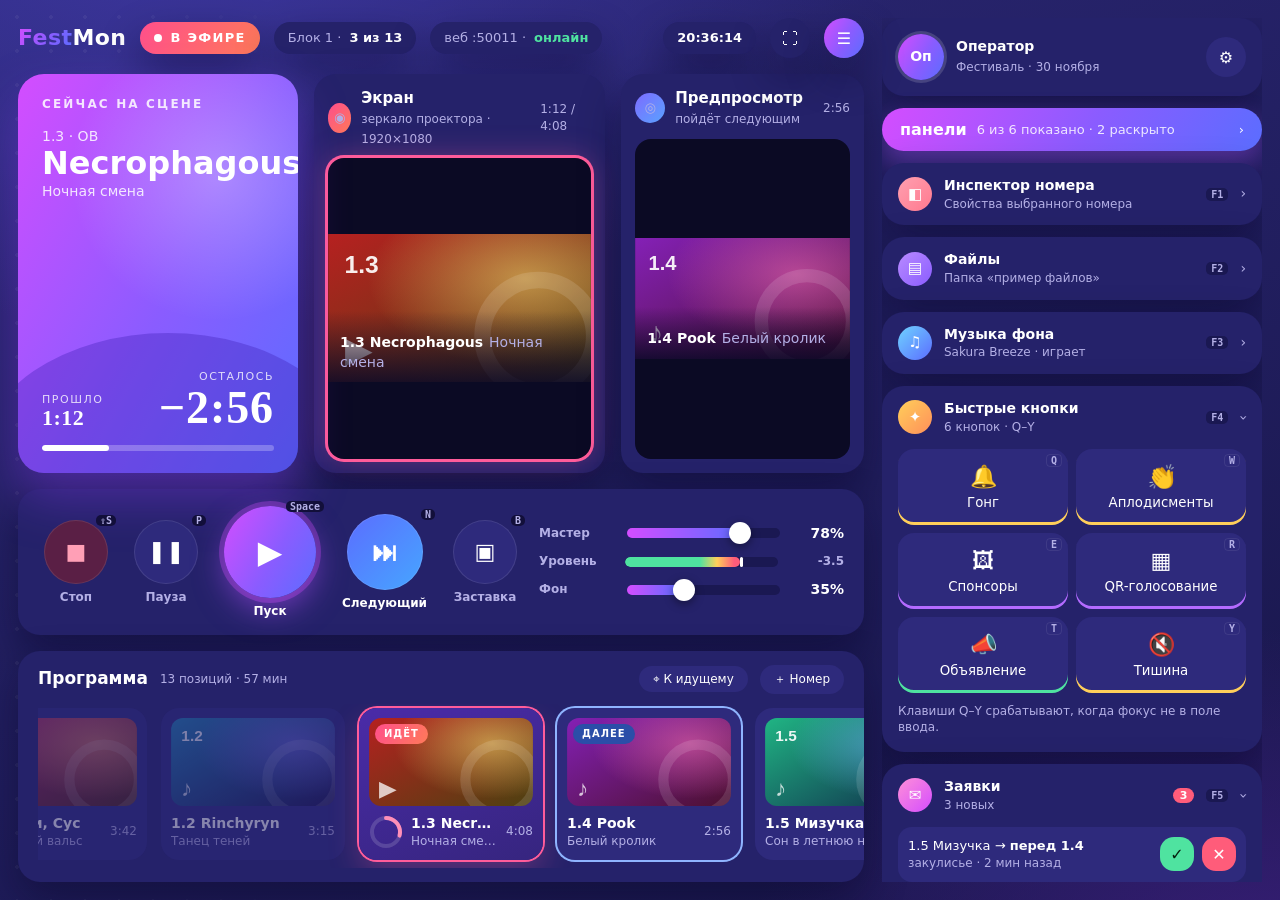
<file: d_aurora.html>
<!doctype html>
<html lang="ru">
<head>
<meta charset="utf-8">
<meta name="viewport" content="width=device-width, initial-scale=1">
<title>FestMon · D · Аврора</title>
<link rel="stylesheet" href="assets/panels.css?v=20261024204901">
<style>
/* По референсу: тёмно-фиолетовый, градиентные акценты, скруглённые карточки, мягкие тени.
 * Контраст текста поднят под тёмный зал: основной текст ≥ 12:1, подписи ≥ 5:1. */
:root {
  --bg1: #2b2775; --bg2: #18164a; --card: #25226a; --card2: #2e2a7c; --field: #1a1852;
  --panel2: #332f86; --border: rgba(255,255,255,.08); --text: #ffffff; --dim: #b4b0e6;
  --grad: linear-gradient(120deg, #d44dff 0%, #8a5cff 55%, #5b6dff 100%);
  --accent: #b46bff; --accent-fg: #fff; --pink: #ff8fa3; --ok: #4fe3a0; --warn: #ffcf5a; --bad: #ff5c7a;
  --live: #ff5c9a; --next: #8fb4ff;
  --r: 14px; --shadow: 0 18px 40px rgba(8,6,40,.45); --side: 380px;
}
* { box-sizing: border-box; }
html, body { margin: 0; height: 100%; color: var(--text); font: 14px/1.4 "Segoe UI Variable Display", "Segoe UI", system-ui, sans-serif; overflow: hidden; }
body { background: radial-gradient(1200px 700px at 15% -10%, #3d37a0 0%, transparent 60%), radial-gradient(900px 600px at 100% 110%, #3a1f7a 0%, transparent 60%), linear-gradient(160deg, var(--bg1), var(--bg2)); }
body::before { content: ""; position: fixed; inset: 0; pointer-events: none; background-image: radial-gradient(rgba(255,255,255,.05) 2px, transparent 2px); background-size: 34px 34px; mask-image: linear-gradient(90deg, #000 0 8%, transparent 25%); }
button { font-family: inherit; }
.card { background: var(--card); border-radius: 22px; box-shadow: var(--shadow); }

.shell { position: relative; height: 100%; display: grid; grid-template-columns: minmax(0,1fr) var(--side); grid-template-rows: minmax(0,1fr); gap: 18px; padding: 18px; transition: grid-template-columns .25s; }
body.noside .shell { grid-template-columns: minmax(0,1fr) 0; gap: 0; }
.main { display: grid; grid-template-columns: minmax(0, 1fr); grid-template-rows: auto minmax(0, 1fr) auto auto; gap: 16px; min-width: 0; min-height: 0; }

/* ---------- шапка ---------- */
.head { display: flex; align-items: center; gap: 14px; }
.head h1 { margin: 0; font-size: 22px; font-weight: 700; letter-spacing: .02em; }
.head h1 span { background: var(--grad); -webkit-background-clip: text; background-clip: text; color: transparent; }
.chip { display: inline-flex; align-items: center; gap: 8px; padding: 7px 14px; border-radius: 99px; background: var(--card); font-size: 13px; color: var(--dim); box-shadow: var(--shadow); }
.chip b { color: var(--text); }
.chip.live { background: linear-gradient(120deg, #ff4f8b, #ff7a59); color: #fff; font-weight: 800; letter-spacing: .1em; }
.chip.live i { width: 8px; height: 8px; border-radius: 50%; background: #fff; animation: bl 1.2s infinite; }
.chip.paused { background: #4a3d16; color: var(--warn); font-weight: 800; }
.chip.standby { background: #233a7a; color: var(--next); font-weight: 800; }
.chip.off { color: var(--dim); font-weight: 800; }
@keyframes bl { 50% { opacity: .3; } }
.head .sp { flex: 1; }
.round { width: 40px; height: 40px; border-radius: 50%; border: 0; background: var(--card); color: var(--text); font-size: 16px; cursor: pointer; box-shadow: var(--shadow); position: relative; }
.round:hover { background: var(--card2); }
.round.on { background: var(--grad); }
.round[data-tip]:hover::after { content: attr(data-tip); position: absolute; top: 46px; right: 0; white-space: nowrap; background: #120f3a; padding: 5px 10px; border-radius: 8px; font-size: 12px; z-index: 30; }

/* ---------- сцена: «сейчас» + мониторы ---------- */
.stage { display: grid; grid-template-columns: minmax(280px, .9fr) minmax(0, 1.2fr) minmax(0, 1fr); gap: 16px; min-height: 0; }
.nowc { position: relative; overflow: hidden; border-radius: 26px; padding: 22px 24px; background: var(--grad); box-shadow: 0 24px 50px rgba(150,60,255,.35); display: flex; flex-direction: column; min-height: 0; }
.nowc::before { content: ""; position: absolute; right: -80px; top: -60px; width: 320px; height: 320px; border-radius: 50%; background: radial-gradient(circle, rgba(255,255,255,.28), transparent 65%); }
.nowc::after { content: ""; position: absolute; left: -40px; bottom: -120px; width: 380px; height: 260px; border-radius: 50%; background: rgba(60,30,180,.35); }
.nowc > * { position: relative; z-index: 1; }
.nowc .k { font-size: 12px; letter-spacing: .18em; font-weight: 700; opacity: .85; }
.nowc .n { margin-top: 14px; font-size: 14px; opacity: .85; }
.nowc .t { font-size: 32px; font-weight: 800; line-height: 1.1; }
.nowc .s { opacity: .85; }
.nowc .sp { flex: 1; }
.nowc .tm { display: flex; justify-content: space-between; align-items: flex-end; }
.nowc .tm small { display: block; font-size: 11px; letter-spacing: .14em; opacity: .8; }
.nowc .tm b { font: 700 46px/1 "Segoe UI Variable Display", "Segoe UI"; letter-spacing: .02em; }
.nowc .tm .el b { font-size: 22px; }
.nowc .pr { height: 6px; border-radius: 6px; background: rgba(255,255,255,.25); margin-top: 14px; overflow: hidden; }
.nowc .pr i { display: block; height: 100%; background: #fff; border-radius: 6px; transition: width 1s linear; }
.nowc.low .tm b.rem { color: #fff3a8; }

.mon { padding: 14px; display: flex; flex-direction: column; min-height: 0; }
.mon-h { display: flex; align-items: center; gap: 10px; margin-bottom: 10px; }
.mon-h .ic { width: 30px; height: 30px; border-radius: 50%; display: grid; place-items: center; font-size: 13px; }
.mon.pgm .ic { background: linear-gradient(135deg, #ff4f8b, #ff7a59); }
.mon.pvw .ic { background: linear-gradient(135deg, #7d6bff, #5aa2ff); }
.mon-h b { font-size: 15px; }
.mon-h span { color: var(--dim); font-size: 12px; }
.mon-h .sp { flex: 1; }
.scr { flex: 1; min-height: 0; display: grid; place-items: center; border-radius: 16px; background: #0b0a24; overflow: hidden; }
.scr .box { position: relative; width: 100%; aspect-ratio: 16/9; max-height: 100%; }
.scr img { width: 100%; height: 100%; object-fit: cover; display: block; }
.scr .cap { position: absolute; left: 0; right: 0; bottom: 0; padding: 22px 12px 10px; background: linear-gradient(transparent, rgba(10,8,40,.85)); font-weight: 700; }
.scr .cap span { color: var(--dim); font-weight: 400; margin-left: 6px; }
.scr .sb { position: absolute; inset: 0; display: none; place-items: center; background: var(--grad); font-weight: 800; font-size: 28px; letter-spacing: .3em; }
.pgm.standby .sb { display: grid; }
.pgm.on .scr { box-shadow: 0 0 0 3px #ff5c9a, 0 0 30px rgba(255,92,154,.35); }

/* ---------- пульт ---------- */
.deck { display: grid; grid-template-columns: auto 1fr; gap: 16px; padding: 16px 20px; align-items: center; }
.btns { display: flex; align-items: center; gap: 14px; }
.tb { position: relative; display: flex; flex-direction: column; align-items: center; gap: 6px; background: none; border: 0; color: var(--dim); cursor: pointer; font-size: 12px; font-weight: 600; }
.tb .o { width: 64px; height: 64px; border-radius: 50%; display: grid; place-items: center; font-size: 22px; color: #fff; background: var(--card2); box-shadow: inset 0 0 0 1px rgba(255,255,255,.1); transition: transform .08s, box-shadow .2s; }
.tb:hover .o { box-shadow: inset 0 0 0 2px rgba(255,255,255,.35); }
.tb:active .o { transform: scale(.94); }
.tb kbd { position: absolute; top: -4px; right: -2px; font: 600 10px Consolas, monospace; background: #120f3a; color: var(--dim); border-radius: 5px; padding: 0 4px; }
.tb.play .o { width: 92px; height: 92px; font-size: 32px; background: var(--grad); box-shadow: 0 12px 30px rgba(180,80,255,.5); }
.tb.play { color: #fff; }
.tb.play.on .o { box-shadow: 0 0 0 5px rgba(212,77,255,.3), 0 12px 30px rgba(180,80,255,.5); }
.tb.pause.on .o { background: #6b5516; color: var(--warn); }
.tb.stop .o { background: #5a1f45; color: #ff9fb6; }
.tb.next .o { width: 76px; height: 76px; font-size: 26px; background: linear-gradient(135deg, #5b6dff, #46a6ff); }
.tb.next { color: #fff; }
.tb.standby.on .o { background: #233a7a; color: var(--next); box-shadow: inset 0 0 0 2px var(--next); }
.mix { display: grid; grid-template-columns: 72px 1fr 52px; gap: 10px 14px; align-items: center; }
.mix > span { color: var(--dim); font-size: 12px; font-weight: 600; }
.mix > b { font-weight: 700; text-align: right; }
input[type=range].gr { -webkit-appearance: none; appearance: none; width: 100%; height: 10px; border-radius: 10px; background: linear-gradient(90deg, #d44dff, #5b6dff) 0 / var(--v, 50%) 100% no-repeat, var(--field); outline: none; }
input[type=range].gr::-webkit-slider-thumb { -webkit-appearance: none; width: 22px; height: 22px; border-radius: 50%; background: #fff; box-shadow: 0 3px 10px rgba(0,0,0,.4); cursor: pointer; }
.meter { position: relative; height: 10px; border-radius: 10px; background: var(--field); overflow: hidden; }
.meter .fill { position: absolute; inset: 0 auto 0 0; width: 0; border-radius: 10px; background: linear-gradient(90deg, #4fe3a0 0%, #4fe3a0 65%, #ffcf5a 80%, #ff5c7a 95%); transition: width .08s; }
.meter .peak { position: absolute; top: 0; bottom: 0; width: 3px; border-radius: 2px; background: #fff; }
.meter .db { display: none; }

/* ---------- таймлайн ---------- */
.tlw { padding: 14px 0 14px 20px; }
.tlh { display: flex; align-items: center; gap: 12px; padding-right: 20px; margin-bottom: 10px; }
.tlh h2 { margin: 0; font-size: 17px; }
.tlh .sp { flex: 1; }
.tlh button { background: var(--card2); border: 0; color: var(--text); border-radius: 99px; padding: 6px 14px; cursor: pointer; font-size: 12px; }
.tl { display: flex; gap: 14px; overflow-x: auto; padding: 4px 20px 8px 2px; scroll-behavior: smooth; }
.it { flex: none; width: 184px; border-radius: 18px; background: var(--card2); padding: 10px; cursor: pointer; position: relative; transition: transform .15s, box-shadow .15s; }
.it:hover { transform: translateY(-2px); }
.it img { width: 100%; height: 88px; object-fit: cover; border-radius: 12px; display: block; }
.it .row { display: flex; align-items: center; gap: 8px; margin-top: 8px; }
.it .row .t { flex: 1; min-width: 0; font-weight: 700; white-space: nowrap; overflow: hidden; text-overflow: ellipsis; }
.it .row .d { font-size: 12px; color: var(--dim); }
.it .sub { font-size: 12px; color: var(--dim); white-space: nowrap; overflow: hidden; text-overflow: ellipsis; }
.it .st { position: absolute; top: 16px; left: 16px; font-size: 10px; font-weight: 800; letter-spacing: .1em; padding: 3px 9px; border-radius: 99px; }
.it.done { opacity: .45; }
.it.live { background: linear-gradient(160deg, #4a2ba8, #36257f); box-shadow: 0 0 0 2px #ff5c9a, 0 14px 30px rgba(255,92,154,.25); }
.it.live .st { background: linear-gradient(120deg, #ff4f8b, #ff7a59); }
.it.next { box-shadow: 0 0 0 2px var(--next); }
.it.next .st { background: #2b4ea8; }
.it.sel { outline: 2px dashed #fff; outline-offset: 3px; }
.ring { width: 34px; height: 34px; flex: none; }
.ring circle { fill: none; stroke-width: 4; }
.ring .bgc { stroke: rgba(255,255,255,.15); }
.ring .fg { stroke: #ff8fb8; stroke-linecap: round; transform: rotate(-90deg); transform-origin: 50% 50%; transition: stroke-dashoffset 1s linear; }

/* ---------- боковые карточки ---------- */
.side { min-width: 0; overflow: hidden auto; display: flex; flex-direction: column; gap: 12px; padding-bottom: 6px; }
body.noside .side { visibility: hidden; }
.prof { padding: 16px; display: flex; align-items: center; gap: 12px; }
.prof .av { width: 46px; height: 46px; border-radius: 50%; background: var(--grad); display: grid; place-items: center; font-weight: 800; box-shadow: 0 0 0 3px rgba(255,255,255,.15); }
.prof b { display: block; }
.prof span { color: var(--dim); font-size: 12px; }
.prof .sp { flex: 1; }
.pill { display: flex; align-items: center; gap: 10px; padding: 12px 18px; border-radius: 99px; background: var(--grad); box-shadow: 0 12px 26px rgba(180,80,255,.35); cursor: pointer; border: 0; color: #fff; font-size: 13px; width: 100%; text-align: left; }
.pill b { font-size: 16px; }
.pill span { opacity: .85; flex: 1; }
.acc { overflow: hidden; }
.acc-h { display: flex; align-items: center; gap: 12px; padding: 13px 16px; cursor: pointer; user-select: none; }
.acc-h .ic { width: 34px; height: 34px; border-radius: 50%; display: grid; place-items: center; font-size: 15px; flex: none; }
.acc-h .tt { flex: 1; min-width: 0; }
.acc-h .tt b { display: block; font-size: 14px; }
.acc-h .tt span { font-size: 12px; color: var(--dim); white-space: nowrap; overflow: hidden; text-overflow: ellipsis; display: block; }
.acc-h .ch { color: var(--dim); transition: transform .2s; }
.acc.open .acc-h .ch { transform: rotate(90deg); }
.acc-h kbd { font: 600 10px Consolas, monospace; color: var(--dim); background: var(--field); border-radius: 5px; padding: 1px 5px; }
.acc-b { display: none; padding: 0 16px 16px; }
.acc.open .acc-b { display: block; }
.acc .bd { background: var(--bad); color: #fff; font-size: 11px; font-weight: 700; border-radius: 99px; padding: 0 7px; }
.i1 { background: linear-gradient(135deg, #ff9fb0, #ff7a8f); } .i2 { background: linear-gradient(135deg, #b98bff, #8a5cff); }
.i3 { background: linear-gradient(135deg, #6fd3ff, #5b6dff); } .i4 { background: linear-gradient(135deg, #ffcf5a, #ff8f5a); }
.i5 { background: linear-gradient(135deg, #ff8fd8, #d44dff); } .i6 { background: linear-gradient(135deg, #7cf2c8, #3fb6a0); }
.vis { padding: 6px 6px; }
.vis .vh { padding: 10px 12px 4px; font-size: 12px; color: var(--dim); font-weight: 600; letter-spacing: .06em; text-transform: uppercase; }
.vis label { display: flex; align-items: center; gap: 12px; padding: 9px 12px; border-radius: 12px; cursor: pointer; }
.vis label:hover { background: rgba(255,255,255,.04); }
.vis label span { flex: 1; }
.vis.closed { display: none; }

/* панели внутри — под стиль */
.side .p-row:hover, .side .p-row.p-active { background: rgba(255,255,255,.06); }
.side .p-quick { background: var(--card2); border: 0; border-radius: 16px; }
.side .p-req { background: var(--card2); border-radius: 14px; }
.side .p-now { background: var(--card2); border-radius: 16px; }
.side .p-search, .side select, .side textarea { border: 0; background: var(--field); border-radius: 12px; }
.side .p-sec { border-color: rgba(255,255,255,.07); }
.side .p-sec-h { color: var(--pink); }
.side .p-switch i { border: 0; }
.side .p-switch input:checked + i { background: var(--grad); }
.side .p-chip { background: var(--card2); }
::-webkit-scrollbar { width: 8px; height: 8px; } ::-webkit-scrollbar-thumb { background: rgba(255,255,255,.14); border-radius: 4px; } ::-webkit-scrollbar-track { background: transparent; }
</style>
</head>
<body>
<div class="shell">
  <div class="main">
    <div class="head">
      <h1><span>Fest</span>Mon</h1>
      <span class="chip live" id="lamp"><i></i>В ЭФИРЕ</span>
      <span class="chip">Блок 1 · <b id="pos"></b></span>
      <span class="chip">веб :50011 · <b style="color:var(--ok)">онлайн</b></span>
      <span class="sp"></span>
      <span class="chip"><b id="clk"></b></span>
      <button class="round" id="bFocus" data-tip="Только эфир (F11)">⛶</button>
      <button class="round on" id="bSide" data-tip="Боковые карточки (Ctrl+\)">☰</button>
    </div>
    <section class="stage">
      <div class="nowc" id="nowc">
        <div class="k">СЕЙЧАС НА СЦЕНЕ</div>
        <div class="n" id="nowN"></div><div class="t" id="nowT"></div><div class="s" id="nowS"></div>
        <div class="sp"></div>
        <div class="tm"><div class="el"><small>ПРОШЛО</small><b id="el"></b></div><div style="text-align:right"><small>ОСТАЛОСЬ</small><b class="rem" id="rem"></b></div></div>
        <div class="pr"><i id="pr"></i></div>
      </div>
      <div class="card mon pgm" id="pgm">
        <div class="mon-h"><span class="ic">◉</span><div><b>Экран</b><br><span>зеркало проектора · 1920×1080</span></div><span class="sp"></span><span id="pgmTc"></span></div>
        <div class="scr"><div class="box"><img id="pgmImg" alt=""><div class="cap" id="pgmCap"></div><div class="sb">FESTMON</div></div></div>
      </div>
      <div class="card mon pvw">
        <div class="mon-h"><span class="ic">◎</span><div><b>Предпросмотр</b><br><span>пойдёт следующим</span></div><span class="sp"></span><span id="pvwD"></span></div>
        <div class="scr"><div class="box"><img id="pvwImg" alt=""><div class="cap" id="pvwCap"></div></div></div>
      </div>
    </section>
    <section class="card deck">
      <div class="btns">
        <button class="tb stop" data-tr="stop"><span class="o">■</span>Стоп<kbd>⇧S</kbd></button>
        <button class="tb pause" data-tr="pause"><span class="o">❚❚</span>Пауза<kbd>P</kbd></button>
        <button class="tb play" data-tr="play"><span class="o">▶</span>Пуск<kbd>Space</kbd></button>
        <button class="tb next" data-tr="next"><span class="o">⏭</span>Следующий<kbd>N</kbd></button>
        <button class="tb standby" data-tr="standby"><span class="o">▣</span>Заставка<kbd>B</kbd></button>
      </div>
      <div class="mix">
        <span>Мастер</span><input type="range" class="gr" id="master" min="0" max="100"><b id="mV"></b>
        <span>Уровень</span><div class="meter" id="meter"><div class="fill"></div><div class="peak"></div><span class="db"></span></div><b id="dbV" style="font-size:12px;color:var(--dim)"></b>
        <span>Фон</span><input type="range" class="gr" id="bed" min="0" max="100"><b id="bV"></b>
      </div>
    </section>
    <section class="card tlw">
      <div class="tlh"><h2>Программа</h2><span class="p-dim" id="tlSum"></span><span class="sp"></span><button id="toLive">⌖ К идущему</button><button data-act="Добавить номер">＋ Номер</button></div>
      <div class="tl" id="tl"></div>
    </section>
  </div>

  <aside class="side" id="side">
    <div class="card prof"><div class="av">Оп</div><div><b>Оператор</b><span>Фестиваль · 30 ноября</span></div><span class="sp"></span><button class="round" style="box-shadow:none;background:var(--card2)" data-act="Настройки">⚙</button></div>
    <button class="pill" id="allBtn"><b>панели</b><span id="allSub"></span>›</button>
    <div class="card vis closed" id="vis"><div class="vbody"><div class="vh">Показывать карточки</div><div id="visList"></div></div></div>
    <div id="accs" style="display:flex;flex-direction:column;gap:12px"></div>
  </aside>
</div>

<script src="assets/common.js?v=20261024204901"></script>
<script src="assets/panels.js?v=20261024204901"></script>
<script>
(function () {
  const { PROGRAM, PANELS, state, mmss, cover } = FM;
  const $ = (s) => document.querySelector(s);
  const SUB = { inspector: "Свойства выбранного номера", files: "Папка «пример файлов»", bed: "Sakura Breeze · играет", quick: "6 кнопок · Q–Y", requests: "3 новых", plugins: "VK · Webhook · Файл" };

  // ---------- карточки-аккордеоны ----------
  let ui = FM.store.get("d-ui", null) || { side: true, open: ["quick", "requests"], shown: PANELS.map((p) => p.id) };
  const save = () => FM.store.set("d-ui", ui);
  function render() {
    document.body.classList.toggle("noside", !ui.side);
    $("#bSide").classList.toggle("on", ui.side);
    $("#accs").innerHTML = PANELS.filter((p) => ui.shown.includes(p.id)).map((p, i) => `
      <div class="card acc ${ui.open.includes(p.id) ? "open" : ""}" data-acc="${p.id}">
        <div class="acc-h" data-toggle="${p.id}"><span class="ic i${PANELS.indexOf(p) + 1}">${p.icon}</span>
          <div class="tt"><b>${p.title}</b><span>${SUB[p.id]}</span></div>${p.badge ? `<span class="bd">${p.badge}</span>` : ""}<kbd>${p.key}</kbd><span class="ch">›</span></div>
        <div class="acc-b">${ui.open.includes(p.id) ? FM.renderPanel(p.id) : ""}</div></div>`).join("");
    $("#visList").innerHTML = PANELS.map((p) => `<label><span>${p.icon}&nbsp; ${p.title}</span><span class="p-switch"><input type="checkbox" data-vis="${p.id}" ${ui.shown.includes(p.id) ? "checked" : ""}><i></i></span></label>`).join("");
    $("#allSub").textContent = `${ui.shown.length} из ${PANELS.length} показано · ${ui.open.length} раскрыто`;
    save();
  }
  function toggle(id) {
    if (!ui.side) ui.side = true;
    if (!ui.shown.includes(id)) ui.shown.push(id);
    ui.open = ui.open.includes(id) ? ui.open.filter((x) => x !== id) : [...ui.open, id];
    render();
    if (ui.open.includes(id)) { const el = document.querySelector(`[data-acc="${id}"]`); FM.reveal(el, $("#side"), "y"); }
  }
  document.addEventListener("click", (e) => { const h = e.target.closest("[data-toggle]"); if (h) toggle(h.dataset.toggle); });
  document.addEventListener("change", (e) => {
    const id = e.target.dataset.vis; if (!id) return;
    ui.shown = e.target.checked ? [...ui.shown, id] : ui.shown.filter((x) => x !== id);
    ui.open = ui.open.filter((x) => ui.shown.includes(x)); render();
  });
  $("#allBtn").onclick = () => $("#vis").classList.toggle("closed");
  $("#bSide").onclick = () => { ui.side = !ui.side; render(); };
  let focusSaved = null;
  $("#bFocus").onclick = () => {
    if (focusSaved) { ui.side = focusSaved.side; ui.open = focusSaved.open; focusSaved = null; }
    else { focusSaved = { side: ui.side, open: ui.open.slice() }; ui.side = false; }
    $("#bFocus").classList.toggle("on", !!focusSaved); render();
  };

  // ---------- таймлайн ----------
  const C = 2 * Math.PI * 14;
  function ring(p) { return `<svg class="ring" viewBox="0 0 34 34"><circle class="bgc" cx="17" cy="17" r="14"/><circle class="fg" cx="17" cy="17" r="14" stroke-dasharray="${C}" stroke-dashoffset="${C * (1 - state.elapsed / p.dur)}"/></svg>`; }
  function renderTl() {
    $("#tl").innerHTML = PROGRAM.map((p, i) => {
      const st = { live: "ИДЁТ", next: "ДАЛЕЕ" }[p.status];
      return `<div class="it ${p.status} ${state.sel === i ? "sel" : ""}" data-i="${i}"><img src="${cover(p)}" alt="">${st ? `<span class="st">${st}</span>` : ""}
        <div class="row">${p.status === "live" ? ring(p) : ""}<div style="min-width:0;flex:1"><div class="t">${p.n} ${p.title}</div><div class="sub">${p.sub}</div></div><span class="d">${mmss(p.dur)}</span></div></div>`;
    }).join("");
    $("#tlSum").textContent = `${PROGRAM.length} позиций · ${Math.round(PROGRAM.reduce((a, p) => a + p.dur, 0) / 60)} мин`;
  }
  $("#tl").addEventListener("click", (e) => {
    const c = e.target.closest(".it"); if (!c) return;
    state.sel = +c.dataset.i; renderTl();
    if (!ui.open.includes("inspector")) toggle("inspector"); else render();
  });
  $("#toLive").onclick = () => { const c = $(".it.live"); FM.reveal(c, $("#tl")); };

  // ---------- эфир ----------
  document.querySelectorAll("[data-tr]").forEach((b) => (b.onclick = () => FM.transport(b.dataset.tr)));
  const sl = (el, kind) => { el.value = state[kind]; el.style.setProperty("--v", state[kind] + "%"); el.oninput = () => { el.style.setProperty("--v", el.value + "%"); FM.setLevel(kind, +el.value); }; };
  sl($("#master"), "master"); sl($("#bed"), "bed");
  FM.meter($("#meter")); FM.clock($("#clk"));
  setInterval(() => { $("#dbV").textContent = $("#meter .db").textContent.replace(" dB", ""); }, 150);

  let lastLive = -1;
  FM.onChange((s) => {
    const live = PROGRAM[s.liveIdx], nx = PROGRAM[FM.nextIdx()];
    const mode = s.standby ? "standby" : !s.playing ? "off" : s.paused ? "paused" : "live";
    $("#lamp").className = "chip " + mode;
    $("#lamp").innerHTML = { live: "<i></i>В ЭФИРЕ", paused: "❚❚ ПАУЗА", standby: "▣ ЗАСТАВКА", off: "■ СТОП" }[mode];
    $("#nowN").textContent = live ? `${live.n} · ${live.nom}` : ""; $("#nowT").textContent = live ? live.title : "—"; $("#nowS").textContent = live ? live.sub : "";
    const rem = live ? live.dur - s.elapsed : 0;
    $("#el").textContent = mmss(s.elapsed); $("#rem").textContent = "−" + mmss(rem); $("#nowc").classList.toggle("low", rem <= 30);
    $("#pr").style.width = live ? (s.elapsed / live.dur) * 100 + "%" : "0";
    $("#pgm").classList.toggle("on", mode === "live"); $("#pgm").classList.toggle("standby", s.standby);
    $("#pgmImg").src = live ? cover(live) : ""; $("#pgmCap").innerHTML = live ? `${live.n} ${live.title}<span>${live.sub}</span>` : "";
    $("#pgmTc").textContent = mmss(s.elapsed) + " / " + mmss(live ? live.dur : 0);
    $("#pvwImg").src = nx ? cover(nx) : ""; $("#pvwCap").innerHTML = nx ? `${nx.n} ${nx.title}<span>${nx.sub}</span>` : "Конец программы"; $("#pvwD").textContent = nx ? mmss(nx.dur) : "";
    $("#mV").textContent = s.master + "%"; $("#bV").textContent = s.bed + "%";
    $("#pos").textContent = `${s.liveIdx + 1} из ${PROGRAM.length}`;
    document.querySelector(".tb.play").classList.toggle("on", mode === "live");
    document.querySelector(".tb.pause").classList.toggle("on", s.paused);
    document.querySelector(".tb.standby").classList.toggle("on", s.standby);
    if (lastLive !== s.liveIdx) { lastLive = s.liveIdx; renderTl(); $("#toLive").click(); }
    else { const f = document.querySelector(".it.live .fg"); if (f && live) f.style.strokeDashoffset = C * (1 - s.elapsed / live.dur); }
  });

  // ---------- клавиши ----------
  const keys = {
    Space: () => FM.transport(state.playing && !state.paused ? "pause" : "play"),
    KeyP: () => FM.transport("pause"), KeyN: () => FM.transport("next"), "shift+KeyS": () => FM.transport("stop"), KeyB: () => FM.transport("standby"),
    "ctrl+Backslash": () => $("#bSide").click(), F11: () => $("#bFocus").click(),
  };
  PANELS.forEach((p) => (keys[p.key] = () => toggle(p.id)));
  FM.QUICK.forEach((q) => (keys["Key" + q.key] = () => FM.toast(q.icon + " " + q.label + " — только макет")));
  FM.hotkeys(keys);

  render();
})();
</script>
</body>
</html>
</file>
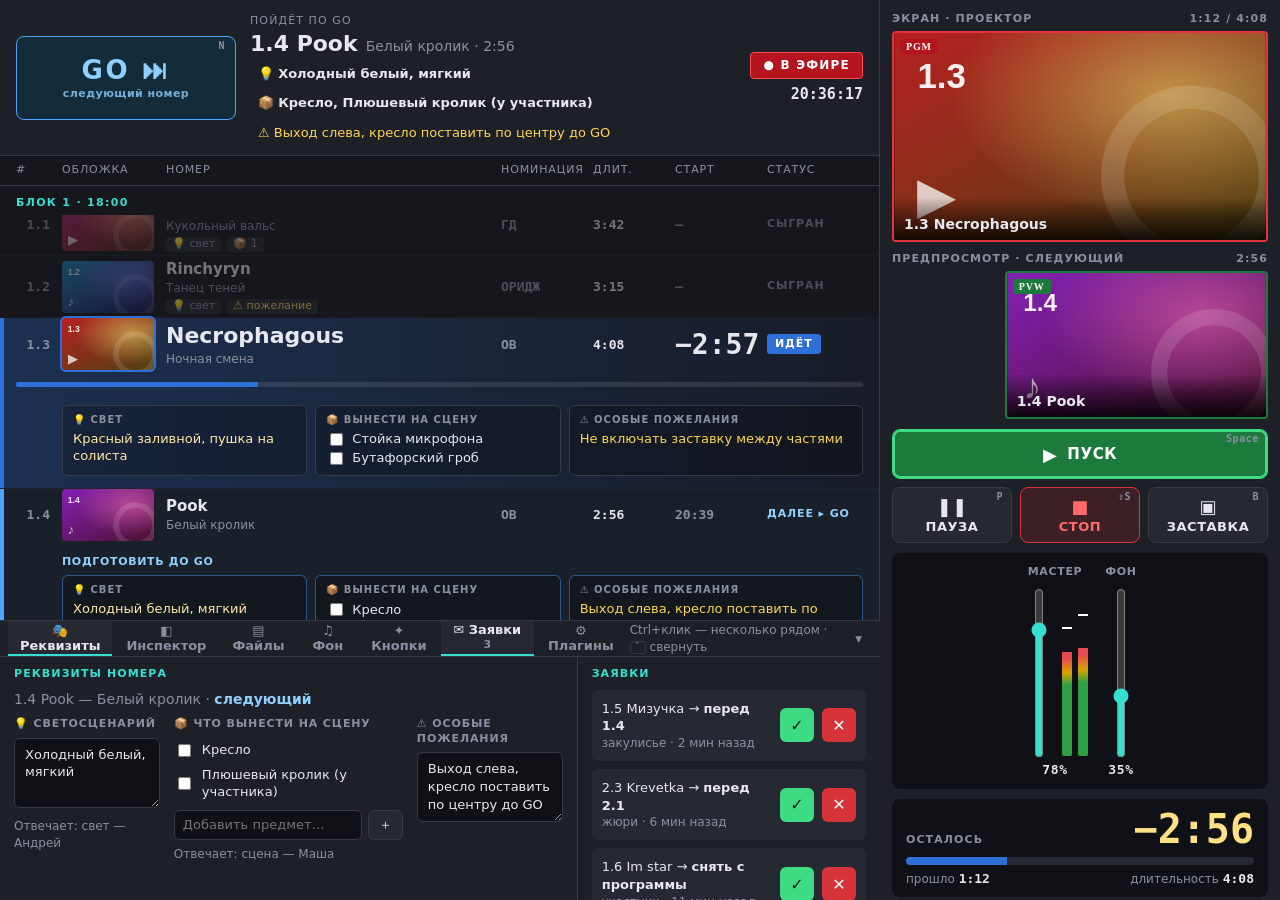
<file: e_cuelist.html>
<!doctype html>
<html lang="ru">
<head>
<meta charset="utf-8">
<meta name="viewport" content="width=device-width, initial-scale=1">
<title>FestMon · E · Сценарий</title>
<link rel="stylesheet" href="assets/neutral.css?v=20261024204901">
<link rel="stylesheet" href="assets/panels.css?v=20261024204901">
<style>
/* Раскладка «сценарий» (как QLab): программа — главный объект в центре,
 * экраны и микшер — узкая колонка справа, панели — нижний ящик с вкладками. */
:root { --drawerH: 280px; }
.app { height: 100%; display: grid; grid-template-columns: minmax(0, 1fr) 400px; grid-template-rows: minmax(0, 1fr) auto; }

/* ---------- сценарий ---------- */
.cue { display: flex; flex-direction: column; min-height: 0; border-right: 1px solid var(--border); }
.go { display: grid; grid-template-columns: 220px 1fr auto; gap: 14px; align-items: center; padding: 14px 16px; background: var(--panel); border-bottom: 1px solid var(--border); }
.go .tk.next { height: 84px; font-size: 26px; letter-spacing: .1em; }
.go .tk.next small { font-size: 11px; font-weight: 600; letter-spacing: .04em; opacity: .8; }
.go .what small { display: block; color: var(--dim); font-size: 11px; letter-spacing: .1em; text-transform: uppercase; }
.go .what b { font-size: 22px; }
.go .what span { color: var(--dim); margin-left: 8px; }
.go .side { text-align: right; }
.go .side .lamp { margin-bottom: 6px; }
.go .side div { font: 700 15px Consolas, monospace; }
.cols, .cr { display: grid; grid-template-columns: 34px 92px minmax(0, 1fr) 80px 70px 80px 96px; gap: 12px; align-items: center; padding: 0 16px; }
.cols { height: 30px; font-size: 11px; letter-spacing: .08em; text-transform: uppercase; color: var(--dim); border-bottom: 1px solid var(--border); flex: none; }
.list { flex: 1; overflow: auto; }
.cr { position: relative; min-height: 62px; border-bottom: 1px solid #22242b; cursor: pointer; }
.cr:hover { background: #1b1d23; }
.cr .i { font: 700 13px Consolas, monospace; color: var(--dim); text-align: right; }
.cr img { width: 92px; height: 52px; object-fit: cover; border-radius: 4px; display: block; }
.cr .t { font-weight: 700; font-size: 15px; white-space: nowrap; overflow: hidden; text-overflow: ellipsis; }
.cr .s { color: var(--dim); font-size: 12px; white-space: nowrap; overflow: hidden; text-overflow: ellipsis; }
.cr .c { font: 600 13px Consolas, monospace; }
.cr .st { font-size: 11px; font-weight: 800; letter-spacing: .08em; }
.cr.done { opacity: .45; }
.cr.done .st { color: var(--dim); }
.cr.live { min-height: 108px; background: linear-gradient(90deg, rgba(47,111,216,.28), rgba(47,111,216,.06)); box-shadow: inset 4px 0 0 var(--run); }
.cr.live img { width: 92px; height: 52px; outline: 2px solid var(--run); }
.cr.live .t { font-size: 22px; }
.cr.live .st { color: #fff; background: var(--run); padding: 3px 8px; border-radius: 3px; justify-self: start; }
.cr.live .bigrem { font: 700 28px Consolas, monospace; }
.cr.live .pb { grid-column: 1 / -1; height: 5px; border-radius: 3px; background: rgba(255,255,255,.1); overflow: hidden; margin-bottom: 4px; }
.cr.live .pb i { display: block; height: 100%; background: var(--run); }
.cr.next { box-shadow: inset 4px 0 0 var(--blue); background: rgba(77,163,255,.06); }
.cr.next .st { color: var(--next-fg); }
.cr.sel { outline: 2px solid var(--accent); outline-offset: -2px; }
.cr.brk .t { font-style: italic; color: var(--dim); }
/* реквизиты: значки в строке, развёрнутый блок у идущего и следующего */
.rq { display: flex; gap: 6px; margin-top: 3px; }
.rq span { font-size: 11px; color: var(--dim); background: var(--panel2); border-radius: 3px; padding: 0 6px; white-space: nowrap; }
.rq span.w { color: var(--warn); }
.req3 { grid-column: 1 / -1; display: grid; grid-template-columns: 1fr 1fr 1.2fr; gap: 8px; padding: 2px 0 12px 46px; cursor: default; }
.req3 > div { background: rgba(0,0,0,.25); border: 1px solid var(--border); border-radius: 6px; padding: 7px 10px; font-size: 13px; min-width: 0; }
.req3 h6 { margin: 0 0 3px; font-size: 10px; letter-spacing: .1em; text-transform: uppercase; color: var(--dim); }
.req3 .lt { color: #ffe9a8; }
.req3 label { display: flex; gap: 6px; align-items: center; cursor: pointer; }
.req3 label.ok { color: var(--dim); text-decoration: line-through; }
.req3 .w { color: var(--warn); }
.req3 .none { color: var(--dim); font-style: italic; }
.cr.next .req3 > div { border-color: rgba(77,163,255,.45); }
.req3 .prep { grid-column: 1 / -1; font-size: 11px; color: var(--next-fg); letter-spacing: .06em; font-weight: 700; text-transform: uppercase; margin-bottom: -2px; }
.go .reqline { display: flex; gap: 12px; flex-wrap: wrap; margin-top: 6px; font-size: 13px; color: #c8ccd6; }
.go .reqline b { font-size: 13px; color: var(--text); }
.go .reqline .w { color: var(--warn); }
/* вкладка «Реквизиты» в ящике */
.rf { display: grid; grid-template-columns: 1fr 1fr 1fr; gap: 14px; }
.rf h6 { margin: 0 0 6px; font-size: 11px; letter-spacing: .08em; color: var(--dim); text-transform: uppercase; }
.rf textarea { min-height: 70px; }
.rf .pl label { display: flex; gap: 8px; align-items: center; padding: 3px 0; font-size: 13px; }
.rf .pl label.ok span { color: var(--dim); text-decoration: line-through; }
.rf .add { display: flex; gap: 6px; margin-top: 6px; }
.rf .add input { flex: 1; background: var(--field); border: 1px solid var(--border); color: var(--text); border-radius: var(--r); padding: 5px 8px; font: inherit; font-size: 13px; }
.rf .who { font-size: 12px; color: var(--dim); margin-top: 6px; }
.blk { padding: 10px 16px 4px; font-size: 11px; font-weight: 800; letter-spacing: .12em; color: var(--accent); text-transform: uppercase; background: var(--bg); position: sticky; top: 0; z-index: 1; }

/* ---------- правая колонка: экраны + микшер ---------- */
.right { grid-row: 1 / 3; grid-column: 2; display: flex; flex-direction: column; gap: 10px; padding: 12px; min-height: 0; overflow: auto; background: var(--panel); }
.right h4 { margin: 0 0 4px; font-size: 11px; letter-spacing: .1em; color: var(--dim); text-transform: uppercase; display: flex; justify-content: space-between; }
.right .scr { aspect-ratio: 16/9; flex: none; }
.right .scr.pvw { width: 70%; align-self: flex-end; }
.tr3 { display: grid; grid-template-columns: repeat(3, 1fr); gap: 8px; }
.tr3 .tk { height: 56px; font-size: 13px; }
.tr3 .tk span { font-size: 18px; }
.tr3 .tk.play { grid-column: 1 / 4; height: 50px; flex-direction: row; gap: 10px; font-size: 15px; }
.mixer { display: flex; gap: 16px; justify-content: center; background: var(--field); border-radius: 8px; padding: 12px; flex: none; }
.strip { display: flex; flex-direction: column; align-items: center; gap: 6px; font-size: 11px; color: var(--dim); font-weight: 700; letter-spacing: .06em; }
.strip b { color: var(--text); font: 700 13px Consolas, monospace; }
.strip .row { height: 170px; display: flex; gap: 6px; align-items: stretch; }
.strip input[type=range] { writing-mode: vertical-lr; direction: rtl; width: 30px; height: 170px; }
.strip .meter.v { width: 10px; }
.remain { background: var(--field); border-radius: 8px; padding: 10px 14px; flex: none; }
.remain .rh { display: flex; align-items: baseline; justify-content: space-between; }
.remain .rh span { font-size: 11px; font-weight: 700; letter-spacing: .1em; color: var(--dim); }
.remain .rh b { font: 700 40px/1 Consolas, monospace; color: #ffe082; }
.remain.low .rh b { color: var(--red-fg); }
.remain .rb { height: 8px; border-radius: 4px; background: var(--panel2); overflow: hidden; margin: 8px 0 6px; }
.remain .rb i { display: block; height: 100%; background: var(--run); transition: width 1s linear; }
.remain.low .rb i { background: var(--live); }
.remain .rf2 { display: flex; justify-content: space-between; font-size: 12px; color: var(--dim); }
.remain .rf2 b { font: 700 13px Consolas, monospace; color: var(--text); }

/* ---------- нижний ящик ---------- */
.drawer { grid-column: 1; background: var(--panel); border-top: 1px solid var(--border); display: flex; flex-direction: column; height: var(--drawerH); position: relative; }
.drawer.min { height: 36px; }
.drawer .bar { height: 36px; display: flex; align-items: stretch; gap: 2px; padding: 0 8px; border-bottom: 1px solid var(--border); flex: none; }
.drawer .bar button.t { background: none; border: 0; border-bottom: 2px solid transparent; color: var(--dim); padding: 0 12px; cursor: pointer; font-weight: 600; font-size: 13px; }
.drawer .bar button.t.on { color: var(--text); border-bottom-color: var(--accent); background: var(--panel2); }
.drawer .bar .sp { flex: 1; }
.drawer .bar .hint { align-self: center; font-size: 12px; color: var(--dim); margin-right: 8px; }
.drawer .bar .ic { background: none; border: 0; color: var(--dim); cursor: pointer; width: 32px; }
.drawer .panes { flex: 1; min-height: 0; display: flex; }
.drawer.min .panes { display: none; }
.drawer .pane { flex: 1; min-width: 0; overflow: auto; padding: 10px 14px; border-right: 1px solid var(--border); }
.drawer .pane:last-child { border-right: 0; }
.drawer .pane > h5 { margin: 0 0 8px; font-size: 11px; letter-spacing: .1em; color: var(--accent); text-transform: uppercase; }
.grip { position: absolute; left: 0; right: 0; top: -4px; height: 8px; cursor: row-resize; z-index: 5; }
.grip:hover { background: rgba(53,224,210,.35); }
</style>
</head>
<body>
<div class="app">
  <section class="cue">
    <div class="go">
      <button class="tk next" data-tr="next">GO ⏭<small>следующий номер</small><kbd>N</kbd></button>
      <div class="what"><small>Пойдёт по GO</small><b id="goT"></b><span id="goS"></span><div class="reqline" id="goReq"></div></div>
      <div class="side"><span class="lamp" id="lamp">В ЭФИРЕ</span><div id="clk"></div></div>
    </div>
    <div class="cols"><span>#</span><span>обложка</span><span>номер</span><span>номинация</span><span>длит.</span><span>старт</span><span>статус</span></div>
    <div class="list" id="list"></div>
  </section>

  <aside class="right">
    <div><h4><span>Экран · проектор</span><span id="pgmTc"></span></h4>
      <div class="scr pgm" id="pgm"><img alt=""><span class="tag">PGM</span><div class="sb">FESTMON</div><div class="cap"></div></div></div>
    <div style="display:flex;flex-direction:column"><h4><span>Предпросмотр · следующий</span><span id="pvwD"></span></h4>
      <div class="scr pvw" id="pvw"><img alt=""><span class="tag">PVW</span><div class="cap"></div></div></div>
    <div class="tr3">
      <button class="tk play" data-tr="play"><span>▶</span>ПУСК<kbd>Space</kbd></button>
      <button class="tk pause" data-tr="pause"><span>❚❚</span>ПАУЗА<kbd>P</kbd></button>
      <button class="tk stop" data-tr="stop"><span>■</span>СТОП<kbd>⇧S</kbd></button>
      <button class="tk standby" data-tr="standby"><span>▣</span>ЗАСТАВКА<kbd>B</kbd></button>
    </div>
    <div class="mixer">
      <div class="strip">МАСТЕР<div class="row"><input type="range" id="master" min="0" max="100"><div class="meter v" id="mL"><div class="fill"></div><div class="peak"></div></div><div class="meter v" id="mR"><div class="fill"></div><div class="peak"></div></div></div><b id="mV"></b></div>
      <div class="strip">ФОН<div class="row"><input type="range" id="bed" min="0" max="100"></div><b id="bV"></b></div>
    </div>
    <div class="remain" id="remBox">
      <div class="rh"><span>ОСТАЛОСЬ</span><b id="rem"></b></div>
      <div class="rb"><i id="remBar"></i></div>
      <div class="rf2"><span>прошло <b id="el"></b></span><span>длительность <b id="durL"></b></span></div>
    </div>
  </aside>

  <section class="drawer" id="drawer">
    <div class="grip" id="grip"></div>
    <div class="bar" id="bar"></div>
    <div class="panes" id="panes"></div>
  </section>
</div>

<script src="assets/common.js?v=20261024204901"></script>
<script src="assets/panels.js?v=20261024204901"></script>
<script>
(function () {
  const { PROGRAM, PANELS, state, mmss, cover } = FM;
  const $ = (s) => document.querySelector(s);

  // ---------- реквизиты номера ----------
  // Отметки «вынесено на сцену» — только в браузере, как и всё в макете.
  let done = FM.store.get("e-props-done", {});
  const esc = (s) => String(s).replace(/&/g, "&amp;").replace(/</g, "&lt;").replace(/"/g, "&quot;");
  const propKey = (p, k) => p.n + "|" + k;
  function chips(p) {
    const r = p.req; if (!r) return "";
    return `<div class="rq">${r.light ? `<span title="${esc(r.light)}">💡 свет</span>` : ""}${r.props.length ? `<span title="${esc(r.props.join(", "))}">📦 ${r.props.length}</span>` : ""}${r.wish ? `<span class="w" title="${esc(r.wish)}">⚠ пожелание</span>` : ""}</div>`;
  }
  function req3(p, next) {
    const r = p.req; if (!r) return "";
    const props = r.props.length ? r.props.map((x, k) => { const ok = done[propKey(p, k)];
      return `<label class="${ok ? "ok" : ""}"><input type="checkbox" data-prop="${p.n}|${k}" ${ok ? "checked" : ""}>${esc(x)}</label>`; }).join("") : `<span class="none">ничего</span>`;
    return `<div class="req3">${next ? `<div class="prep" style="background:none;border:0;padding:0">Подготовить до GO</div>` : ""}
      <div><h6>💡 Свет</h6><span class="lt">${esc(r.light || "—")}</span></div>
      <div><h6>📦 Вынести на сцену</h6>${props}</div>
      <div><h6>⚠ Особые пожелания</h6>${r.wish ? `<span class="w">${esc(r.wish)}</span>` : `<span class="none">нет</span>`}</div></div>`;
  }
  function propsPanel() {
    const i = state.sel != null ? state.sel : FM.nextIdx(), p = PROGRAM[i];
    if (!p || !p.req) return `<p class="dim">У этой позиции нет реквизитов. Выберите номер в сценарии.</p>`;
    const r = p.req;
    return `<div class="dim" style="margin-bottom:8px">${p.n} ${esc(p.title)} — ${esc(p.sub)}${i === FM.nextIdx() ? " · <b style='color:var(--next-fg)'>следующий</b>" : ""}</div>
      <div class="rf">
        <div><h6>💡 Светосценарий</h6><textarea data-f="light" data-i="${i}">${esc(r.light)}</textarea><div class="who">Отвечает: свет — Андрей</div></div>
        <div class="pl"><h6>📦 Что вынести на сцену</h6>${r.props.map((x, k) => { const ok = done[propKey(p, k)];
          return `<label class="${ok ? "ok" : ""}"><input type="checkbox" data-prop="${p.n}|${k}" ${ok ? "checked" : ""}><span>${esc(x)}</span></label>`; }).join("") || `<div class="dim">пока ничего</div>`}
          <div class="add"><input id="propNew" placeholder="Добавить предмет…"><button class="btn" id="propAdd" data-i="${i}">＋</button></div><div class="who">Отвечает: сцена — Маша</div></div>
        <div><h6>⚠ Особые пожелания</h6><textarea data-f="wish" data-i="${i}" placeholder="Выход слева, затемнение, вода на сцену…">${esc(r.wish)}</textarea></div>
      </div>`;
  }
  document.addEventListener("change", (e) => {
    const c = e.target.closest("[data-prop]"); if (!c) return;
    done[c.dataset.prop] = c.checked; FM.store.set("e-props-done", done);
    c.parentElement.classList.toggle("ok", c.checked);
    renderList(); if (dr.tabs.includes("props")) renderDrawer();
  });
  document.addEventListener("input", (e) => {
    const t = e.target.closest("textarea[data-f]"); if (!t) return;
    PROGRAM[+t.dataset.i].req[t.dataset.f] = t.value;
  });
  document.addEventListener("click", (e) => {
    const b = e.target.closest("#propAdd"); if (!b) return;
    const v = $("#propNew").value.trim(); if (!v) return;
    PROGRAM[+b.dataset.i].req.props.push(v); renderDrawer(); renderList();
  });

  // ---------- нижний ящик: вкладки, Ctrl+клик — несколько рядом ----------
  const TABS = [{ id: "props", title: "Реквизиты номера", short: "Реквизиты", icon: "🎭", key: "F7" }, ...PANELS];
  let dr = FM.store.get("e-drawer2", null) || { open: true, tabs: ["props", "requests"], h: 280 };
  const save = () => FM.store.set("e-drawer2", dr);
  function renderDrawer() {
    const el = $("#drawer");
    el.classList.toggle("min", !dr.open || !dr.tabs.length);
    el.style.setProperty("--drawerH", dr.h + "px");
    $("#bar").innerHTML = TABS.map((p) => `<button class="t ${dr.open && dr.tabs.includes(p.id) ? "on" : ""}" data-t="${p.id}" title="${p.title} · ${p.key}">${p.icon} ${p.short}${p.badge ? ` <span class="p-chip">${p.badge}</span>` : ""}</button>`).join("") +
      `<span class="sp"></span><span class="hint">Ctrl+клик — несколько рядом · <kbd>\`</kbd> свернуть</span><button class="ic" id="dTog" title="Свернуть / развернуть">${dr.open ? "▾" : "▴"}</button>`;
    $("#panes").innerHTML = dr.open ? dr.tabs.map((id) => `<div class="pane" style="${id === "props" ? "flex:2" : ""}"><h5>${TABS.find((p) => p.id === id).title}</h5>${id === "props" ? propsPanel() : FM.renderPanel(id)}</div>`).join("") : "";
    save();
  }
  function tab(id, multi) {
    if (!dr.open) { dr.open = true; dr.tabs = [id]; }
    else if (multi) dr.tabs = dr.tabs.includes(id) ? dr.tabs.filter((x) => x !== id) : [...dr.tabs, id].slice(-3);
    else if (dr.tabs.length === 1 && dr.tabs[0] === id) dr.open = false;
    else dr.tabs = [id];
    renderDrawer();
  }
  document.addEventListener("click", (e) => {
    const t = e.target.closest("[data-t]"); if (t) tab(t.dataset.t, e.ctrlKey);
    if (e.target.closest("#dTog")) { dr.open = !dr.open; renderDrawer(); }
  });
  $("#grip").addEventListener("pointerdown", (e) => {
    const y0 = e.clientY, h0 = dr.h, g = e.target; g.setPointerCapture(e.pointerId);
    g.onpointermove = (ev) => { dr.h = Math.max(140, Math.min(innerHeight * 0.6, h0 - (ev.clientY - y0))); dr.open = true; $("#drawer").classList.remove("min"); $("#drawer").style.setProperty("--drawerH", dr.h + "px"); };
    g.onpointerup = () => { g.onpointermove = null; save(); };
  });

  // ---------- сценарий ----------
  function renderList() {
    let acc = -state.elapsed, now = Date.now(), html = `<div class="blk">Блок 1 · 18:00</div>`;
    PROGRAM.forEach((p, i) => {
      if (p.n === "2.1") html += `<div class="blk">Блок 2</div>`;
      const start = p.status === "done" ? "—" : p.status === "live" ? "сейчас" : new Date(now + acc * 1000).toLocaleTimeString("ru-RU", { hour: "2-digit", minute: "2-digit" });
      if (p.status !== "done") acc += p.dur;
      const st = { done: "СЫГРАН", live: "ИДЁТ", next: "ДАЛЕЕ ▸ GO", queued: "" }[p.status];
      const live = p.status === "live";
      html += `<div class="cr ${p.status} ${p.kind === "break" ? "brk" : ""} ${state.sel === i ? "sel" : ""}" data-i="${i}">
        <span class="i">${p.n || "·"}</span><img src="${cover(p)}" alt="">
        <div style="min-width:0"><div class="t">${p.title}</div><div class="s">${p.sub}</div>${live || p.status === "next" ? "" : chips(p)}</div>
        <span class="c dim">${p.nom || "—"}</span><span class="c">${mmss(p.dur)}</span>
        <span class="c ${live ? "bigrem" : "dim"}">${live ? "−" + mmss(p.dur - state.elapsed) : start}</span><span class="st">${st}</span>
        ${live ? `<div class="pb"><i style="width:${(state.elapsed / p.dur) * 100}%"></i></div>` : ""}
        ${live || p.status === "next" ? req3(p, p.status === "next") : ""}</div>`;
    });
    $("#list").innerHTML = html;
  }
  $("#list").addEventListener("click", (e) => {
    if (e.target.closest(".req3")) return;
    const r = e.target.closest(".cr"); if (!r) return;
    state.sel = +r.dataset.i; renderList();
    dr.open = true; if (!dr.tabs.includes("props")) dr.tabs = ["props", ...dr.tabs].slice(0, 3); renderDrawer();
  });

  // ---------- эфир ----------
  document.querySelectorAll("[data-tr]").forEach((b) => (b.onclick = () => FM.transport(b.dataset.tr)));
  $("#master").value = state.master; $("#bed").value = state.bed;
  $("#master").oninput = (e) => FM.setLevel("master", +e.target.value);
  $("#bed").oninput = (e) => FM.setLevel("bed", +e.target.value);
  FM.meter($("#mL"), "v"); FM.meter($("#mR"), "v"); FM.clock($("#clk"));

  let lastLive = -1, tick = 0;
  FM.onChange((s) => {
    const live = PROGRAM[s.liveIdx], nx = PROGRAM[FM.nextIdx()];
    const mode = s.standby ? "standby" : !s.playing ? "" : s.paused ? "paused" : "live";
    $("#lamp").className = "lamp " + mode; $("#lamp").textContent = { live: "● В ЭФИРЕ", paused: "❚❚ ПАУЗА", standby: "▣ ЗАСТАВКА", "": "■ СТОП" }[mode];
    $("#goT").textContent = nx ? `${nx.n} ${nx.title}` : "Конец программы"; $("#goS").textContent = nx ? `${nx.sub} · ${mmss(nx.dur)}` : "";
    const rq = nx && nx.req;
    $("#goReq").innerHTML = rq ? `<span>💡 <b>${esc(rq.light)}</b></span>${rq.props.length ? `<span>📦 <b>${esc(rq.props.join(", "))}</b></span>` : ""}${rq.wish ? `<span class="w">⚠ ${esc(rq.wish)}</span>` : ""}` : "";
    const pg = $("#pgm"); pg.classList.toggle("on", mode === "live"); pg.classList.toggle("standby", s.standby);
    pg.querySelector("img").src = live ? cover(live) : ""; pg.querySelector(".cap").textContent = live ? `${live.n} ${live.title}` : "";
    $("#pgmTc").textContent = mmss(s.elapsed) + " / " + mmss(live ? live.dur : 0);
    const pv = $("#pvw"); pv.querySelector("img").src = nx ? cover(nx) : ""; pv.querySelector(".cap").textContent = nx ? `${nx.n} ${nx.title}` : ""; $("#pvwD").textContent = nx ? mmss(nx.dur) : "";
    $("#mV").textContent = s.master + "%"; $("#bV").textContent = s.bed + "%";
    const remS = live ? live.dur - s.elapsed : 0;
    $("#rem").textContent = "−" + mmss(remS); $("#el").textContent = mmss(s.elapsed); $("#durL").textContent = mmss(live ? live.dur : 0);
    $("#remBar").style.width = live ? (s.elapsed / live.dur) * 100 + "%" : "0"; $("#remBox").classList.toggle("low", remS <= 30);
    document.querySelector(".tk.play").classList.toggle("on", mode === "live");
    document.querySelector(".tk.pause").classList.toggle("on", s.paused);
    document.querySelector(".tk.standby").classList.toggle("on", s.standby);
    if (lastLive !== s.liveIdx || ++tick % 2 === 0) {
      const first = lastLive !== s.liveIdx; lastLive = s.liveIdx; renderList();
      if (first) { requestAnimationFrame(() => FM.reveal($(".cr.live"), $("#list"), "y")); if (dr.open && dr.tabs.includes("props")) renderDrawer(); }
    }
  });

  const keys = {
    Space: () => FM.transport(state.playing && !state.paused ? "pause" : "play"),
    KeyP: () => FM.transport("pause"), KeyN: () => FM.transport("next"), "shift+KeyS": () => FM.transport("stop"), KeyB: () => FM.transport("standby"),
    Backquote: () => { dr.open = !dr.open; renderDrawer(); },
  };
  TABS.forEach((p) => { keys[p.key] = () => tab(p.id, false); keys["ctrl+" + p.key] = () => tab(p.id, true); });
  FM.QUICK.forEach((q) => (keys["Key" + q.key] = () => FM.toast(q.icon + " " + q.label + " — только макет")));
  FM.hotkeys(keys);
  renderDrawer();
})();
</script>
</body>
</html>
</file>
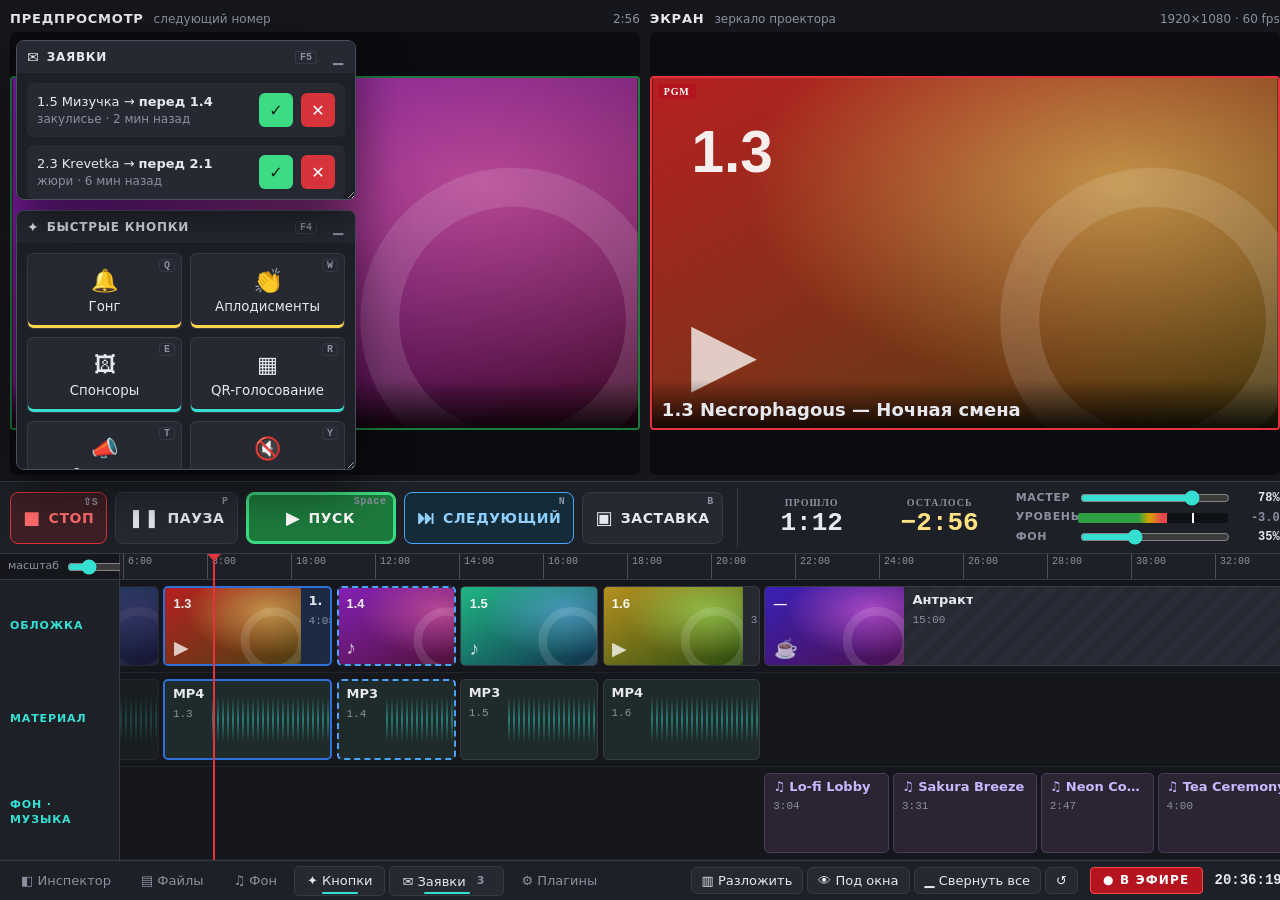
<file: f_lanes.html>
<!doctype html>
<html lang="ru">
<head>
<meta charset="utf-8">
<meta name="viewport" content="width=device-width, initial-scale=1">
<title>FestMon · F · Дорожки и окна</title>
<link rel="stylesheet" href="assets/neutral.css?v=20261024204901">
<link rel="stylesheet" href="assets/panels.css?v=20261024204901">
<style>
/* Раскладка «монтажка»: два экрана на всю ширину сверху, полоса транспорта,
 * снизу дорожки по времени (ширина клипа = длительность). Панели — плавающие
 * окна поверх, сворачиваются в «панель задач» внизу. */
.app { height: 100%; display: grid; grid-template-rows: minmax(0, 1fr) auto minmax(220px, 34%) 40px; }

/* ---------- экраны ---------- */
.mons { display: grid; grid-template-columns: 1fr 1fr; gap: 10px; padding: 10px 10px 6px; min-height: 0; }
.mon { display: flex; flex-direction: column; min-height: 0; }
.mon-h { display: flex; gap: 10px; align-items: baseline; font-size: 12px; color: var(--dim); margin-bottom: 4px; }
.mon-h b { color: var(--text); font-size: 13px; letter-spacing: .06em; }
.mon-h .sp { flex: 1; }
.mon .wrap { flex: 1; min-height: 0; display: grid; place-items: center; background: #0b0c0f; border-radius: 6px; }
.mon .scr { width: 100%; aspect-ratio: 16/9; max-height: 100%; }
.mon .scr .cap { font-size: 18px; }

/* ---------- полоса транспорта ---------- */
.trans { display: flex; align-items: center; gap: 8px; padding: 6px 10px; background: var(--panel); border-top: 1px solid var(--border); border-bottom: 1px solid var(--border); }
.trans .tk { height: 52px; min-width: 96px; padding: 0 12px; flex-direction: row; gap: 8px; font-size: 14px; }
.trans .tk span { font-size: 18px; }
.trans .tk.play { min-width: 150px; }
.trans .tk.next { min-width: 150px; }
.trans .sep { width: 1px; align-self: stretch; background: var(--border); margin: 0 6px; }
.tc { font: 700 26px Consolas, monospace; min-width: 120px; text-align: center; }
.tc small { display: block; font: 600 10px "Segoe UI"; color: var(--dim); letter-spacing: .1em; }
.tc.rem { color: #ffe082; }
.lv { display: grid; grid-template-columns: 54px 150px 44px; gap: 2px 8px; align-items: center; font-size: 11px; }
.lv span { color: var(--dim); font-weight: 700; letter-spacing: .06em; }
.lv b { font: 700 12px Consolas, monospace; text-align: right; }
.lv input { width: 100%; }
.trans .sp { flex: 1; }

/* ---------- дорожки ---------- */
.tl { display: grid; grid-template-columns: 120px minmax(0, 1fr); grid-template-rows: 26px 1fr; min-height: 0; background: var(--bg); }
.tl .corner { display: flex; align-items: center; gap: 6px; padding: 0 8px; border-bottom: 1px solid var(--border); border-right: 1px solid var(--border); font-size: 11px; color: var(--dim); }
.tl .corner input { width: 60px; }
.heads { border-right: 1px solid var(--border); display: grid; grid-template-rows: repeat(3, 1fr); }
.heads div { display: flex; align-items: center; padding: 0 10px; font-size: 11px; font-weight: 800; letter-spacing: .08em; color: var(--accent); border-bottom: 1px solid #22242b; background: var(--panel); }
.scroll { grid-column: 2; grid-row: 1 / 3; overflow-x: auto; overflow-y: hidden; position: relative; }
.canvas { position: relative; height: 100%; }
.ruler { position: sticky; top: 0; height: 26px; border-bottom: 1px solid var(--border); background: var(--panel); }
.ruler i { position: absolute; top: 0; bottom: 0; border-left: 1px solid var(--border-hi); font: 10px Consolas, monospace; color: var(--dim); padding: 2px 4px; font-style: normal; }
.lanes { position: absolute; top: 26px; bottom: 0; left: 0; right: 0; display: grid; grid-template-rows: repeat(3, 1fr); }
.lane { position: relative; border-bottom: 1px solid #22242b; }
.clip { position: absolute; top: 6px; bottom: 6px; border-radius: 5px; overflow: hidden; background: var(--panel2); border: 1px solid var(--border); cursor: pointer; display: flex; }
.clip img { height: 100%; aspect-ratio: 16/9; object-fit: cover; flex: none; }
.clip .tx { padding: 4px 8px; min-width: 0; }
.clip .tx b { display: block; font-size: 13px; white-space: nowrap; overflow: hidden; text-overflow: ellipsis; }
.clip .tx span { font: 11px Consolas, monospace; color: var(--dim); }
.clip.done { opacity: .45; }
.clip.live { border: 2px solid var(--run); background: #1c2a44; }
.clip.next { border: 2px dashed var(--blue); }
.clip.sel { outline: 2px solid var(--accent); outline-offset: 1px; }
.clip.brk { background: repeating-linear-gradient(135deg, var(--panel2) 0 8px, #2a2d37 8px 16px); }
.clip.mat { background: #1f2a2a; }
.clip.mat .wave { flex: 1; background: repeating-linear-gradient(90deg, rgba(53,224,210,.45) 0 2px, transparent 2px 5px); mask-image: linear-gradient(transparent 20%, #000 50%, transparent 80%); }
.clip.bed { background: #2a2433; border-color: #4a3d5a; }
.clip.bed .tx b { color: #c9b8ff; }
.head-line { position: absolute; top: 0; bottom: 0; width: 2px; background: var(--live); z-index: 3; pointer-events: none; }
.head-line::before { content: ""; position: absolute; top: 0; left: -6px; border: 7px solid transparent; border-top-color: var(--live); }

/* ---------- панель задач + плавающие окна ---------- */
.task { display: flex; align-items: center; gap: 4px; padding: 0 8px; background: var(--panel); border-top: 1px solid var(--border); }
.task button.w { height: 30px; padding: 0 12px; border-radius: 5px; border: 1px solid transparent; background: none; color: var(--dim); cursor: pointer; font-size: 13px; position: relative; }
.task button.w:hover { background: var(--panel2); }
.task button.w.open { color: var(--text); background: var(--panel2); border-color: var(--border); }
.task button.w.open::after { content: ""; position: absolute; left: 30%; right: 30%; bottom: 1px; height: 2px; background: var(--accent); border-radius: 2px; }
.task .sp { flex: 1; }
.task .lamp { margin-right: 8px; }
.win { position: fixed; z-index: 20; background: var(--panel); border: 1px solid var(--border-hi); border-radius: 8px; box-shadow: 0 18px 50px rgba(0,0,0,.55); display: flex; flex-direction: column; min-width: 260px; min-height: 160px; resize: both; overflow: hidden; }
.win.top { z-index: 21; border-color: var(--accent); }
.win .wh { display: flex; align-items: center; gap: 8px; height: 32px; padding: 0 4px 0 10px; background: var(--panel2); cursor: move; user-select: none; flex: none; }
.win .wh b { font-size: 12px; letter-spacing: .06em; text-transform: uppercase; flex: 1; }
.win .wh button { width: 26px; height: 24px; border: 0; background: none; color: var(--dim); border-radius: 4px; cursor: pointer; }
.win .wh button:hover { background: var(--border); color: var(--text); }
.win .wb { flex: 1; overflow: auto; padding: 10px; }
.win.ghost { opacity: .25; }
body.peek .win { opacity: .12; pointer-events: none; }
</style>
</head>
<body>
<div class="app">
  <section class="mons">
    <div class="mon"><div class="mon-h"><b>ПРЕДПРОСМОТР</b>следующий номер<span class="sp"></span><span id="pvwD"></span></div>
      <div class="wrap"><div class="scr pvw" id="pvw"><img alt=""><span class="tag">PVW</span><div class="cap"></div></div></div></div>
    <div class="mon"><div class="mon-h"><b>ЭКРАН</b>зеркало проектора<span class="sp"></span><span>1920×1080 · 60 fps</span></div>
      <div class="wrap"><div class="scr pgm" id="pgm"><img alt=""><span class="tag">PGM</span><div class="sb">FESTMON</div><div class="cap"></div></div></div></div>
  </section>

  <section class="trans">
    <button class="tk stop" data-tr="stop"><span>■</span>СТОП<kbd>⇧S</kbd></button>
    <button class="tk pause" data-tr="pause"><span>❚❚</span>ПАУЗА<kbd>P</kbd></button>
    <button class="tk play" data-tr="play"><span>▶</span>ПУСК<kbd>Space</kbd></button>
    <button class="tk next" data-tr="next"><span>⏭</span>СЛЕДУЮЩИЙ<kbd>N</kbd></button>
    <button class="tk standby" data-tr="standby"><span>▣</span>ЗАСТАВКА<kbd>B</kbd></button>
    <div class="sep"></div>
    <div class="tc"><small>ПРОШЛО</small><span id="el"></span></div>
    <div class="tc rem"><small>ОСТАЛОСЬ</small><span id="rem"></span></div>
    <span class="sp"></span>
    <div class="lv">
      <span>МАСТЕР</span><input type="range" id="master" min="0" max="100"><b id="mV"></b>
      <span>УРОВЕНЬ</span><div class="meter" id="meter"><div class="fill"></div><div class="peak"></div><span class="db"></span></div><b id="dbV" class="dim"></b>
      <span>ФОН</span><input type="range" id="bed" min="0" max="100"><b id="bV"></b>
    </div>
  </section>

  <section class="tl">
    <div class="corner">масштаб <input type="range" id="zoom" min="30" max="160" value="70"></div>
    <div class="heads"><div>ОБЛОЖКА</div><div>МАТЕРИАЛ</div><div>ФОН · МУЗЫКА</div></div>
    <div class="scroll" id="scroll"><div class="canvas" id="canvas"><div class="ruler" id="ruler"></div><div class="lanes" id="lanes"></div><div class="head-line" id="ph"></div></div></div>
  </section>

  <nav class="task" id="task"></nav>
</div>

<script src="assets/common.js?v=20261024204901"></script>
<script src="assets/panels.js?v=20261024204901"></script>
<script>
(function () {
  const { PROGRAM, PANELS, BED, state, mmss, cover } = FM;
  const $ = (s) => document.querySelector(s);

  // ---------- плавающие окна ----------
  const DEF = {
    inspector: { open: false, x: 1180, y: 60, w: 400, h: 470 }, files: { open: false, x: 20, y: 60, w: 330, h: 420 },
    bed: { open: false, x: 360, y: 80, w: 330, h: 400 }, quick: { open: true, x: 16, y: 210, w: 340, h: 260 },
    requests: { open: true, x: 16, y: 40, w: 340, h: 160 }, plugins: { open: false, x: 700, y: 120, w: 340, h: 300 },
  };
  let W = FM.store.get("f-wins", null) || JSON.parse(JSON.stringify(DEF));
  let topId = null;
  const save = () => FM.store.set("f-wins", W);

  function renderTask() {
    $("#task").innerHTML = PANELS.map((p) => `<button class="w ${W[p.id].open ? "open" : ""}" data-w="${p.id}" title="${p.title} · ${p.key}">${p.icon} ${p.short}${p.badge ? ` <span class="p-chip">${p.badge}</span>` : ""}</button>`).join("") +
      `<span class="sp"></span><button class="btn" id="tile" title="Разложить открытые окна по правому краю">▥ Разложить</button>
       <button class="btn" id="peek" title="Удерживайте, чтобы заглянуть под окна (Alt)">👁 Под окна</button>
       <button class="btn" id="hideAll" title="Свернуть все окна (Ctrl+M)">▁ Свернуть все</button>
       <button class="btn" id="reset">↺</button><span class="lamp" id="lamp" style="margin-left:8px">В ЭФИРЕ</span><b class="mono" id="clk"></b>`;
    FM.clock($("#clk"));
  }
  function renderWins() {
    document.querySelectorAll(".win").forEach((w) => w.remove());
    PANELS.forEach((p) => {
      const s = W[p.id]; if (!s.open) return;
      const el = document.createElement("section");
      el.className = "win" + (topId === p.id ? " top" : ""); el.dataset.id = p.id;
      Object.assign(el.style, { left: s.x + "px", top: s.y + "px", width: s.w + "px", height: s.h + "px" });
      el.innerHTML = `<div class="wh"><span>${p.icon}</span><b>${p.title}</b><kbd>${p.key}</kbd><button data-min="${p.id}" title="Свернуть в панель задач">▁</button></div><div class="wb">${FM.renderPanel(p.id)}</div>`;
      document.body.appendChild(el);
      new ResizeObserver(() => { s.w = el.offsetWidth; s.h = el.offsetHeight; save(); }).observe(el);
    });
    renderTask(); save();
  }
  function toggle(id) { W[id].open = !W[id].open; topId = W[id].open ? id : topId; renderWins(); }
  document.addEventListener("click", (e) => {
    const w = e.target.closest("[data-w]"); if (w) toggle(w.dataset.w);
    const m = e.target.closest("[data-min]"); if (m) { W[m.dataset.min].open = false; renderWins(); }
    if (e.target.closest("#hideAll")) { PANELS.forEach((p) => (W[p.id].open = false)); renderWins(); }
    if (e.target.closest("#reset")) { W = JSON.parse(JSON.stringify(DEF)); renderWins(); }
    if (e.target.closest("#tile")) {
      const open = PANELS.filter((p) => W[p.id].open), h = Math.floor((innerHeight - 60) / Math.max(1, open.length));
      open.forEach((p, i) => Object.assign(W[p.id], { x: innerWidth - 360, y: 10 + i * h, w: 350, h: h - 8 }));
      renderWins();
    }
  });
  // «заглянуть под окна»: пока нажата кнопка или Alt — окна прозрачные
  document.addEventListener("pointerdown", (e) => { if (e.target.closest("#peek")) document.body.classList.add("peek"); });
  document.addEventListener("pointerup", () => document.body.classList.remove("peek"));
  document.addEventListener("keydown", (e) => { if (e.key === "Alt") { e.preventDefault(); document.body.classList.add("peek"); } });
  document.addEventListener("keyup", (e) => { if (e.key === "Alt") document.body.classList.remove("peek"); });
  // перетаскивание окна за заголовок
  document.addEventListener("pointerdown", (e) => {
    const win = e.target.closest(".win"); if (!win) return;
    if (topId !== win.dataset.id) { topId = win.dataset.id; document.querySelectorAll(".win").forEach((x) => x.classList.toggle("top", x === win)); }
    const h = e.target.closest(".wh"); if (!h || e.target.closest("button")) return;
    const s = W[win.dataset.id], x0 = e.clientX - s.x, y0 = e.clientY - s.y;
    h.setPointerCapture(e.pointerId);
    h.onpointermove = (ev) => { s.x = Math.max(0, Math.min(innerWidth - 80, ev.clientX - x0)); s.y = Math.max(0, Math.min(innerHeight - 40, ev.clientY - y0)); win.style.left = s.x + "px"; win.style.top = s.y + "px"; };
    h.onpointerup = () => { h.onpointermove = null; save(); };
  });

  // ---------- дорожки ----------
  let pps = 0.7; // пикселей на секунду
  function liveStart() { let t = 0; for (let i = 0; i < state.liveIdx; i++) t += PROGRAM[i].dur; return t; }
  function renderLanes() {
    const total = PROGRAM.reduce((a, p) => a + p.dur, 0);
    $("#canvas").style.width = total * pps + 400 + "px";
    let r = "";
    for (let m = 0; m * 60 < total + 300; m += pps < 0.5 ? 5 : 2) r += `<i style="left:${m * 60 * pps}px">${m}:00</i>`;
    $("#ruler").innerHTML = r;
    let t = 0, cov = "", mat = "";
    PROGRAM.forEach((p, i) => {
      const L = t * pps, Wd = Math.max(40, p.dur * pps - 4);
      const cls = `clip ${p.status} ${p.kind === "break" ? "brk" : ""} ${state.sel === i ? "sel" : ""}`;
      cov += `<div class="${cls}" data-i="${i}" style="left:${L}px;width:${Wd}px"><img src="${cover(p)}" alt=""><div class="tx"><b>${p.n} ${p.title}</b><span>${mmss(p.dur)}</span></div></div>`;
      if (p.kind !== "break") mat += `<div class="${cls} mat" data-i="${i}" style="left:${L}px;width:${Wd}px"><div class="tx"><b>${p.kind.toUpperCase()}</b><span>${p.n}</span></div><div class="wave"></div></div>`;
      t += p.dur;
    });
    // фон звучит в антракте и между блоками
    let bed = "", bt = 0;
    PROGRAM.forEach((p) => { if (p.kind === "break") { let x = bt; BED.forEach((b) => { if (x - bt < p.dur) bed += `<div class="clip bed" style="left:${x * pps}px;width:${Math.min(b.dur, bt + p.dur - x) * pps - 4}px"><div class="tx"><b>♫ ${b.t}</b><span>${mmss(b.dur)}</span></div></div>`; x += b.dur; }); } bt += p.dur; });
    $("#lanes").innerHTML = `<div class="lane">${cov}</div><div class="lane">${mat}</div><div class="lane">${bed}</div>`;
    movePh();
  }
  function movePh() { $("#ph").style.left = (liveStart() + state.elapsed) * pps + "px"; }
  $("#zoom").oninput = (e) => { pps = e.target.value / 100; renderLanes(); };
  $("#lanes").addEventListener("click", (e) => {
    const c = e.target.closest(".clip[data-i]"); if (!c) return;
    state.sel = +c.dataset.i; W.inspector.open = true; topId = "inspector"; renderLanes(); renderWins();
  });

  // ---------- эфир ----------
  document.querySelectorAll("[data-tr]").forEach((b) => (b.onclick = () => FM.transport(b.dataset.tr)));
  $("#master").value = state.master; $("#bed").value = state.bed;
  $("#master").oninput = (e) => FM.setLevel("master", +e.target.value);
  $("#bed").oninput = (e) => FM.setLevel("bed", +e.target.value);
  FM.meter($("#meter"));
  setInterval(() => { $("#dbV").textContent = $("#meter .db").textContent.replace(" dB", ""); }, 150);

  renderWins();
  let lastLive = -1;
  FM.onChange((s) => {
    const live = PROGRAM[s.liveIdx], nx = PROGRAM[FM.nextIdx()];
    const mode = s.standby ? "standby" : !s.playing ? "" : s.paused ? "paused" : "live";
    const lamp = $("#lamp"); if (lamp) { lamp.className = "lamp " + mode; lamp.textContent = { live: "● В ЭФИРЕ", paused: "❚❚ ПАУЗА", standby: "▣ ЗАСТАВКА", "": "■ СТОП" }[mode]; }
    const pg = $("#pgm"); pg.classList.toggle("on", mode === "live"); pg.classList.toggle("standby", s.standby);
    pg.querySelector("img").src = live ? cover(live) : ""; pg.querySelector(".cap").textContent = live ? `${live.n} ${live.title} — ${live.sub}` : "";
    const pv = $("#pvw"); pv.querySelector("img").src = nx ? cover(nx) : ""; pv.querySelector(".cap").textContent = nx ? `${nx.n} ${nx.title} — ${nx.sub}` : "Конец программы";
    $("#pvwD").textContent = nx ? mmss(nx.dur) : "";
    $("#el").textContent = mmss(s.elapsed); $("#rem").textContent = "−" + mmss(live ? live.dur - s.elapsed : 0);
    $("#mV").textContent = s.master + "%"; $("#bV").textContent = s.bed + "%";
    document.querySelector(".tk.play").classList.toggle("on", mode === "live");
    document.querySelector(".tk.pause").classList.toggle("on", s.paused);
    document.querySelector(".tk.standby").classList.toggle("on", s.standby);
    if (lastLive !== s.liveIdx) { lastLive = s.liveIdx; renderLanes(); $("#scroll").scrollLeft = Math.max(0, (liveStart() - 60) * pps); }
    else movePh();
  });

  const keys = {
    Space: () => FM.transport(state.playing && !state.paused ? "pause" : "play"),
    KeyP: () => FM.transport("pause"), KeyN: () => FM.transport("next"), "shift+KeyS": () => FM.transport("stop"), KeyB: () => FM.transport("standby"),
    "ctrl+KeyM": () => $("#hideAll").click(),
  };
  PANELS.forEach((p) => (keys[p.key] = () => toggle(p.id)));
  FM.QUICK.forEach((q) => (keys["Key" + q.key] = () => FM.toast(q.icon + " " + q.label + " — только макет")));
  FM.hotkeys(keys);
})();
</script>
</body>
</html>
</file>
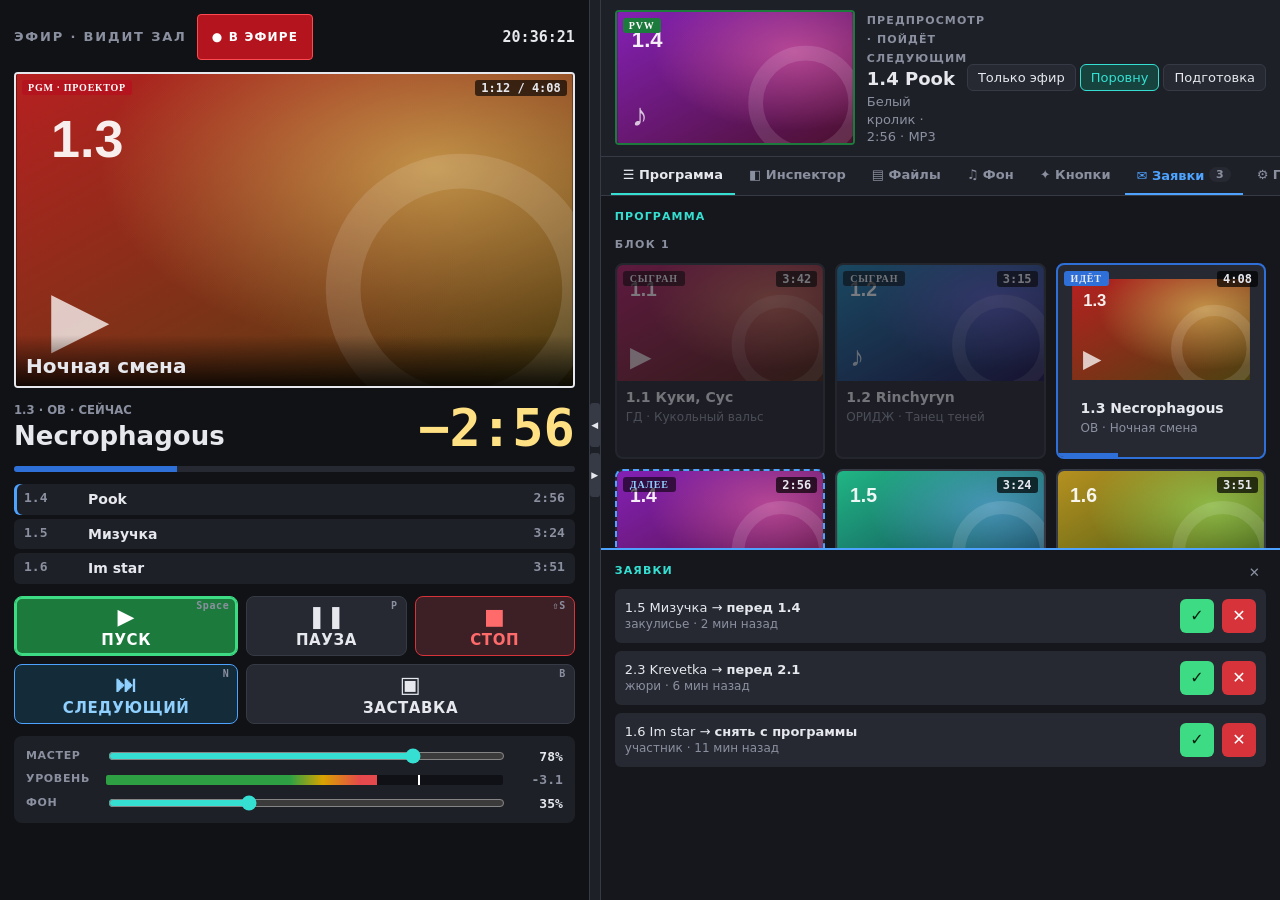
<file: g_split.html>
<!doctype html>
<html lang="ru">
<head>
<meta charset="utf-8">
<meta name="viewport" content="width=device-width, initial-scale=1">
<title>FestMon · G · Эфир | Подготовка</title>
<link rel="stylesheet" href="assets/neutral.css?v=20261024204901">
<link rel="stylesheet" href="assets/panels.css?v=20261024204901">
<style>
/* Раскладка «две половины»: слева то, что видит зал (эфир), справа рабочий
 * стол подготовки с вкладками. Разделитель тянется; три режима ширины. */
:root { --live: 46%; }
.app { height: 100%; display: grid; grid-template-columns: var(--live) 12px minmax(0, 1fr); transition: grid-template-columns .2s; }
body.m-show .app { grid-template-columns: minmax(0, 1fr) 12px 0; }
body.m-prep .app { grid-template-columns: 300px 12px minmax(0, 1fr); }

/* ---------- эфир ---------- */
.live { background: #111216; display: flex; flex-direction: column; gap: 12px; padding: 14px; min-width: 0; min-height: 0; overflow: auto; }
.lh { display: flex; align-items: center; gap: 10px; }
.lh h2 { margin: 0; font-size: 13px; letter-spacing: .14em; color: var(--dim); }
.lh .sp { flex: 1; }
.lh b { font: 700 15px Consolas, monospace; }
.live .scr { aspect-ratio: 16/9; flex: none; }
.live .scr .cap { font-size: 20px; }
.nowrow { display: flex; align-items: flex-end; gap: 14px; }
.nowrow .tt { flex: 1; min-width: 0; }
.nowrow .tt small { color: var(--dim); font-weight: 700; }
.nowrow .tt div { font-size: 26px; font-weight: 800; white-space: nowrap; overflow: hidden; text-overflow: ellipsis; }
.nowrow .cd { font: 700 52px/1 Consolas, monospace; color: #ffe082; }
.nowrow .cd.low { color: var(--red-fg); }
.pb { height: 6px; background: var(--panel2); border-radius: 3px; overflow: hidden; flex: none; }
.pb i { display: block; height: 100%; background: var(--run); transition: width 1s linear; }
.upn { display: grid; gap: 4px; }
.upn div { display: grid; grid-template-columns: 54px 1fr auto; gap: 10px; padding: 6px 10px; border-radius: 6px; background: var(--panel); font-size: 14px; }
.upn div:first-child { box-shadow: inset 3px 0 0 var(--blue); }
.upn span { color: var(--dim); font: 600 13px Consolas, monospace; }
.tr { display: grid; grid-template-columns: 1.4fr 1fr 1fr; gap: 8px; }
.tr .tk { height: 60px; font-size: 15px; }
.tr .tk span { font-size: 22px; }
.tr .tk.play, .tr .tk.next { grid-row: span 1; }
.lvl { display: grid; grid-template-columns: 70px 1fr 50px; gap: 6px 10px; align-items: center; font-size: 11px; background: var(--panel); border-radius: 8px; padding: 10px 12px; }
.lvl > span { color: var(--dim); font-weight: 700; letter-spacing: .06em; }
.lvl > b { font: 700 13px Consolas, monospace; text-align: right; }
.lvl input { width: 100%; }
/* узкий режим: эфир — колонка-страховка */
body.m-prep .live .nowrow { flex-direction: column; align-items: stretch; }
body.m-prep .live .nowrow .tt div { font-size: 18px; }
body.m-prep .live .nowrow .cd { font-size: 40px; }
body.m-prep .live .upn div:nth-child(n+2) { display: none; }
body.m-prep .live .tr { grid-template-columns: 1fr 1fr; }
body.m-prep .live .tr .tk { height: 54px; font-size: 12px; }
body.m-prep .live .tr .tk.play { grid-column: 1 / 3; }
body.m-prep .live .lvl { grid-template-columns: 52px 1fr 40px; }

/* ---------- разделитель ---------- */
.div { background: var(--panel); border-left: 1px solid var(--border); border-right: 1px solid var(--border); display: flex; flex-direction: column; align-items: center; justify-content: center; gap: 6px; cursor: col-resize; }
.div:hover { background: var(--panel2); }
.div button { width: 10px; height: 44px; border: 0; padding: 0; background: var(--border); color: var(--text); border-radius: 3px; cursor: pointer; font-size: 9px; }
.div button:hover { background: var(--accent); color: var(--accent-fg); }

/* ---------- подготовка ---------- */
.prep { display: flex; flex-direction: column; min-width: 0; min-height: 0; background: var(--bg); overflow: hidden; }
body.m-show .prep { visibility: hidden; }
.ph { display: flex; align-items: center; gap: 12px; padding: 10px 14px; background: var(--panel); border-bottom: 1px solid var(--border); flex: none; }
.ph .scr { width: 240px; aspect-ratio: 16/9; flex: none; }
.ph .info { flex: 1; min-width: 0; }
.ph .info small { color: var(--dim); letter-spacing: .1em; font-size: 11px; font-weight: 700; }
.ph .info div { font-size: 18px; font-weight: 700; }
.ph .info p { margin: 2px 0 0; color: var(--dim); font-size: 13px; }
.modes { display: flex; gap: 4px; }
.tabs { display: flex; gap: 2px; padding: 0 10px; border-bottom: 1px solid var(--border); background: var(--panel); flex: none; overflow-x: auto; }
.tabs button { background: none; border: 0; border-bottom: 2px solid transparent; color: var(--dim); padding: 10px 12px; cursor: pointer; font-weight: 600; font-size: 13px; white-space: nowrap; }
.tabs button.on { color: var(--text); border-bottom-color: var(--accent); }
.tabs button.b2 { color: var(--blue); border-bottom-color: var(--blue); }
.tabs .sp { flex: 1; }
.tabs .hint { align-self: center; color: var(--dim); font-size: 12px; white-space: nowrap; }
.area { flex: 1; min-height: 0; display: grid; grid-template-rows: minmax(0, 1fr); }
.area.two { grid-template-rows: minmax(0, 1fr) minmax(0, 1fr); }
.pane { overflow: auto; padding: 14px; min-height: 0; }
.pane + .pane { border-top: 2px solid var(--blue); }
.pane > h5 { margin: 0 0 8px; font-size: 11px; letter-spacing: .1em; color: var(--accent); text-transform: uppercase; display: flex; justify-content: space-between; }
.pane > h5 button { background: none; border: 0; color: var(--dim); cursor: pointer; }

/* сетка карточек программы */
.blk { grid-column: 1 / -1; font-size: 11px; font-weight: 800; letter-spacing: .12em; color: var(--dim); margin-top: 6px; text-transform: uppercase; }
.cards { display: grid; grid-template-columns: repeat(auto-fill, minmax(190px, 1fr)); gap: 10px; }
.card { background: var(--panel2); border: 2px solid var(--border); border-radius: 8px; overflow: hidden; cursor: pointer; position: relative; }
.card img { width: 100%; aspect-ratio: 16/9; object-fit: cover; display: block; }
.card .m { padding: 7px 9px; }
.card .m b { display: block; white-space: nowrap; overflow: hidden; text-overflow: ellipsis; }
.card .m span { color: var(--dim); font-size: 12px; }
.card .du { position: absolute; top: 6px; right: 6px; font: 700 12px Consolas, monospace; background: rgba(0,0,0,.7); padding: 1px 6px; border-radius: 3px; }
.card .st { position: absolute; top: 6px; left: 6px; font: 800 10px "Segoe UI"; letter-spacing: .08em; padding: 2px 7px; border-radius: 3px; background: rgba(0,0,0,.6); }
.card.done { opacity: .45; }
.card.live { border-color: var(--run); }
.card.live .st { background: var(--run); }
.card.next { border-color: var(--blue); border-style: dashed; }
.card.next .st { color: var(--next-fg); }
.card.sel { outline: 2px solid var(--accent); outline-offset: 2px; }
.card .bar { position: absolute; left: 0; bottom: 0; height: 4px; background: var(--run); }
</style>
</head>
<body class="m-bal">
<div class="app">
  <section class="live">
    <div class="lh"><h2>ЭФИР · ВИДИТ ЗАЛ</h2><span class="lamp" id="lamp">В ЭФИРЕ</span><span class="sp"></span><b id="clk"></b></div>
    <div class="scr pgm" id="pgm"><img alt=""><span class="tag">PGM · ПРОЕКТОР</span><div class="sb">FESTMON</div><div class="tc" id="pgmTc"></div><div class="cap"></div></div>
    <div class="nowrow"><div class="tt"><small id="nowN"></small><div id="nowT"></div></div><div class="cd" id="cd"></div></div>
    <div class="pb"><i id="pbar"></i></div>
    <div class="upn" id="upn"></div>
    <div class="tr">
      <button class="tk play" data-tr="play"><span>▶</span>ПУСК<kbd>Space</kbd></button>
      <button class="tk pause" data-tr="pause"><span>❚❚</span>ПАУЗА<kbd>P</kbd></button>
      <button class="tk stop" data-tr="stop"><span>■</span>СТОП<kbd>⇧S</kbd></button>
      <button class="tk next" data-tr="next"><span>⏭</span>СЛЕДУЮЩИЙ<kbd>N</kbd></button>
      <button class="tk standby" data-tr="standby" style="grid-column:span 2"><span>▣</span>ЗАСТАВКА<kbd>B</kbd></button>
    </div>
    <div class="lvl">
      <span>МАСТЕР</span><input type="range" id="master" min="0" max="100"><b id="mV"></b>
      <span>УРОВЕНЬ</span><div class="meter" id="meter"><div class="fill"></div><div class="peak"></div><span class="db"></span></div><b id="dbV" class="dim"></b>
      <span>ФОН</span><input type="range" id="bed" min="0" max="100"><b id="bV"></b>
    </div>
  </section>

  <div class="div" id="div" title="Тяните, чтобы поменять ширину · двойной клик — поровну">
    <button data-mode="show" title="Эфир на весь экран (Ctrl+←)">◀</button>
    <button data-mode="prep" title="Подготовка шире, эфир — узкая колонка (Ctrl+→)">▶</button>
  </div>

  <section class="prep">
    <div class="ph">
      <div class="scr pvw" id="pvw"><img alt=""><span class="tag">PVW</span></div>
      <div class="info"><small>ПРЕДПРОСМОТР · ПОЙДЁТ СЛЕДУЮЩИМ</small><div id="pvT"></div><p id="pvS"></p></div>
      <div class="modes">
        <button class="btn" data-mode="show" title="Ctrl+←">Только эфир</button>
        <button class="btn" data-mode="bal" title="Ctrl+↓">Поровну</button>
        <button class="btn" data-mode="prep" title="Ctrl+→">Подготовка</button>
      </div>
    </div>
    <div class="tabs" id="tabs"></div>
    <div class="area" id="area"></div>
  </section>
</div>

<script src="assets/common.js?v=20261024204901"></script>
<script src="assets/panels.js?v=20261024204901"></script>
<script>
(function () {
  const { PROGRAM, PANELS, state, mmss, cover } = FM;
  const $ = (s) => document.querySelector(s);
  const TABS = [{ id: "program", short: "Программа", icon: "☰", key: "F7", title: "Программа" }, ...PANELS];

  // ---------- режим ширины и вкладки ----------
  let ui = FM.store.get("g-ui", null) || { mode: "bal", live: 46, a: "program", b: "requests" };
  const save = () => FM.store.set("g-ui", ui);
  function applyMode() {
    document.body.className = "m-" + ui.mode;
    document.documentElement.style.setProperty("--live", ui.live + "%");
    document.querySelectorAll(".modes [data-mode]").forEach((b) => b.classList.toggle("on", b.dataset.mode === ui.mode));
    save();
  }
  function setMode(m) { ui.mode = m; applyMode(); }
  document.addEventListener("click", (e) => { const b = e.target.closest("[data-mode]"); if (b) { e.stopPropagation(); setMode(ui.mode === b.dataset.mode && b.closest(".div") ? "bal" : b.dataset.mode); } });
  const dv = $("#div");
  dv.addEventListener("dblclick", () => { ui.live = 50; setMode("bal"); });
  dv.addEventListener("pointerdown", (e) => {
    if (e.target.closest("button")) return;
    dv.setPointerCapture(e.pointerId);
    dv.onpointermove = (ev) => { ui.live = Math.max(25, Math.min(75, (ev.clientX / innerWidth) * 100)); ui.mode = "bal"; applyMode(); };
    dv.onpointerup = () => { dv.onpointermove = null; save(); };
  });

  function renderTabs() {
    $("#tabs").innerHTML = TABS.map((t) => `<button class="${t.id === ui.a ? "on" : ""} ${t.id === ui.b ? "b2" : ""}" data-tab="${t.id}" title="${t.title} · ${t.key} (Shift+клик — во вторую половину)">${t.icon} ${t.short}${t.badge ? ` <span class="p-chip">${t.badge}</span>` : ""}</button>`).join("") +
      `<span class="sp"></span><span class="hint">Shift+клик — открыть вторую вкладку снизу</span>`;
    const pane = (id, second) => { const t = TABS.find((x) => x.id === id);
      return `<div class="pane"><h5><span>${t.title}</span>${second ? `<button data-close2 title="Закрыть нижнюю">✕</button>` : ""}</h5>${id === "program" ? programHTML() : FM.renderPanel(id)}</div>`; };
    $("#area").className = "area" + (ui.b ? " two" : "");
    $("#area").innerHTML = pane(ui.a) + (ui.b ? pane(ui.b, true) : "");
    save();
  }
  function openTab(id, second) {
    if (ui.mode === "show") setMode("bal");
    if (second) ui.b = ui.b === id ? null : id; else ui.a = id;
    if (ui.a === ui.b) ui.b = null;
    renderTabs();
  }
  document.addEventListener("click", (e) => {
    const t = e.target.closest("[data-tab]"); if (t) openTab(t.dataset.tab, e.shiftKey);
    if (e.target.closest("[data-close2]")) { ui.b = null; renderTabs(); }
    const c = e.target.closest(".card"); if (c) { state.sel = +c.dataset.i; if (ui.a !== "inspector") { ui.b = "inspector"; } renderTabs(); }
  });

  function programHTML() {
    let h = `<div class="cards"><div class="blk">Блок 1</div>`;
    PROGRAM.forEach((p, i) => {
      if (p.n === "2.1") h += `<div class="blk">Блок 2</div>`;
      const st = { done: "СЫГРАН", live: "ИДЁТ", next: "ДАЛЕЕ", queued: "" }[p.status];
      h += `<div class="card ${p.status} ${state.sel === i ? "sel" : ""}" data-i="${i}"><img src="${cover(p)}" alt="">${st ? `<span class="st">${st}</span>` : ""}<span class="du">${mmss(p.dur)}</span>
        ${p.status === "live" ? `<span class="bar" style="width:${(state.elapsed / p.dur) * 100}%"></span>` : ""}<div class="m"><b>${p.n} ${p.title}</b><span>${p.nom ? p.nom + " · " : ""}${p.sub}</span></div></div>`;
    });
    return h + `<button class="btn" data-act="Добавить номер" style="min-height:120px;border-style:dashed;font-size:22px">＋</button></div>`;
  }

  // ---------- эфир ----------
  document.querySelectorAll("[data-tr]").forEach((b) => (b.onclick = () => FM.transport(b.dataset.tr)));
  $("#master").value = state.master; $("#bed").value = state.bed;
  $("#master").oninput = (e) => FM.setLevel("master", +e.target.value);
  $("#bed").oninput = (e) => FM.setLevel("bed", +e.target.value);
  FM.meter($("#meter")); FM.clock($("#clk"));
  setInterval(() => { $("#dbV").textContent = $("#meter .db").textContent.replace(" dB", ""); }, 150);

  let lastLive = -1;
  FM.onChange((s) => {
    const li = s.liveIdx, live = PROGRAM[li], ni = FM.nextIdx(), nx = PROGRAM[ni];
    const mode = s.standby ? "standby" : !s.playing ? "" : s.paused ? "paused" : "live";
    $("#lamp").className = "lamp " + mode; $("#lamp").textContent = { live: "● В ЭФИРЕ", paused: "❚❚ ПАУЗА", standby: "▣ ЗАСТАВКА", "": "■ СТОП" }[mode];
    const pg = $("#pgm"); pg.classList.toggle("on", mode === "live"); pg.classList.toggle("standby", s.standby);
    pg.querySelector("img").src = live ? cover(live) : ""; pg.querySelector(".cap").textContent = live ? live.sub : "";
    $("#pgmTc").textContent = mmss(s.elapsed) + " / " + mmss(live ? live.dur : 0);
    $("#nowN").textContent = live ? `${live.n} · ${live.nom} · СЕЙЧАС` : ""; $("#nowT").textContent = live ? live.title : "—";
    const rem = live ? live.dur - s.elapsed : 0; $("#cd").textContent = "−" + mmss(rem); $("#cd").classList.toggle("low", rem <= 30);
    $("#pbar").style.width = live ? (s.elapsed / live.dur) * 100 + "%" : "0";
    $("#upn").innerHTML = PROGRAM.slice(ni, ni + 3).map((p) => `<div><span>${p.n || "—"}</span><b>${p.title}</b><span>${mmss(p.dur)}</span></div>`).join("");
    $("#pvw img").src = nx ? cover(nx) : ""; $("#pvT").textContent = nx ? `${nx.n} ${nx.title}` : "Конец программы"; $("#pvS").textContent = nx ? `${nx.sub} · ${mmss(nx.dur)} · ${nx.kind.toUpperCase()}` : "";
    $("#mV").textContent = s.master + "%"; $("#bV").textContent = s.bed + "%";
    document.querySelector(".tk.play").classList.toggle("on", mode === "live");
    document.querySelector(".tk.pause").classList.toggle("on", s.paused);
    document.querySelector(".tk.standby").classList.toggle("on", s.standby);
    if (lastLive !== li) { lastLive = li; renderTabs(); }
    else { const b = document.querySelector(".card.live .bar"); if (b && live) b.style.width = (s.elapsed / live.dur) * 100 + "%"; }
  });

  const keys = {
    Space: () => FM.transport(state.playing && !state.paused ? "pause" : "play"),
    KeyP: () => FM.transport("pause"), KeyN: () => FM.transport("next"), "shift+KeyS": () => FM.transport("stop"), KeyB: () => FM.transport("standby"),
    "ctrl+ArrowLeft": () => setMode("show"), "ctrl+ArrowRight": () => setMode("prep"), "ctrl+ArrowDown": () => setMode("bal"),
  };
  TABS.forEach((t) => { keys[t.key] = () => openTab(t.id, false); keys["shift+" + t.key] = () => openTab(t.id, true); });
  FM.QUICK.forEach((q) => (keys["Key" + q.key] = () => FM.toast(q.icon + " " + q.label + " — только макет")));
  FM.hotkeys(keys);
  applyMode();
})();
</script>
</body>
</html>
</file>
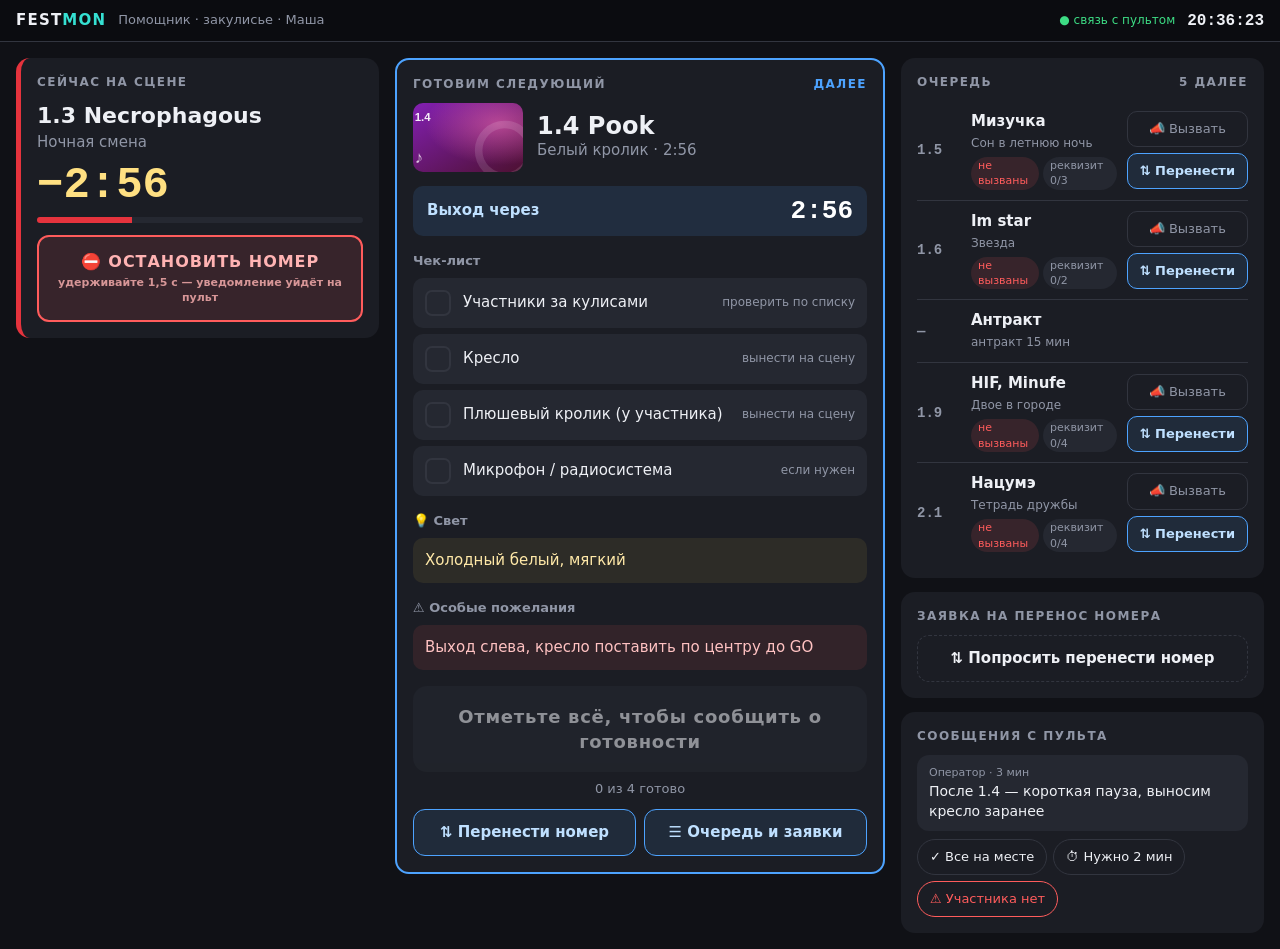
<file: h_helper.html>
<!doctype html>
<html lang="ru">
<head>
<meta charset="utf-8">
<meta name="viewport" content="width=device-width, initial-scale=1">
<title>FestMon · Окно помощника</title>
<style>
/* Окно помощника за кулисами: кого готовить, что вынести, какой свет.
 * Телефон — главное устройство (помощник ходит по закулисью), ПК — три колонки. */
:root { --bg: #101116; --card: #1b1d24; --card2: #252831; --line: #32353f; --text: #eef0f5; --dim: #9096a6;
  --acc: #35e0d2; --ok: #3ddc84; --warn: #ffd54f; --bad: #ff5c5c; --live: #e5333d; --next: #4da3ff; --r: 14px; }
* { box-sizing: border-box; }
html, body { margin: 0; background: var(--bg); color: var(--text); font: 15px/1.4 "Segoe UI", system-ui, -apple-system, sans-serif; }
button, input { font: inherit; color: inherit; }

header { position: sticky; top: 0; z-index: 10; display: flex; align-items: center; gap: 12px; padding: 10px 16px; background: #0b0c10; border-bottom: 1px solid var(--line); }
header b { letter-spacing: .08em; }
header b span { color: var(--acc); }
header .role { color: var(--dim); font-size: 13px; }
header .sp { flex: 1; }
.conn { font-size: 12px; color: var(--ok); }
.clock { font: 700 16px Consolas, monospace; }

.app { display: grid; grid-template-columns: 1fr 1.35fr 1fr; gap: 16px; padding: 16px; max-width: 1400px; margin: 0 auto; }
.col { display: flex; flex-direction: column; gap: 14px; min-width: 0; }
.card { background: var(--card); border-radius: var(--r); padding: 16px; }
h4 { margin: 0 0 10px; font-size: 12px; letter-spacing: .12em; text-transform: uppercase; color: var(--dim); display: flex; justify-content: space-between; align-items: center; }

/* сейчас на сцене */
.now { border-left: 5px solid var(--live); }
.now .t { font-size: 22px; font-weight: 800; }
.now .s { color: var(--dim); }
.big { font: 700 44px/1 Consolas, monospace; color: #ffe082; margin-top: 10px; }
.big.low { color: var(--bad); }
.bar { height: 6px; border-radius: 3px; background: var(--card2); margin-top: 10px; overflow: hidden; }
.bar i { display: block; height: 100%; background: var(--live); transition: width 1s linear; }

/* готовим */
.prep { border: 2px solid var(--next); }
.prep .head { display: flex; gap: 14px; align-items: center; }
.prep .head img { width: 110px; aspect-ratio: 16/10; object-fit: cover; border-radius: 10px; }
.prep .head .t { font-size: 24px; font-weight: 800; line-height: 1.1; }
.prep .head .s { color: var(--dim); }
.eta { display: flex; align-items: center; gap: 10px; margin: 14px 0 4px; padding: 10px 14px; border-radius: 10px; background: rgba(77,163,255,.12); color: #bfe0ff; font-weight: 700; }
.eta b { font: 700 26px Consolas, monospace; color: #fff; margin-left: auto; }
.sec { margin-top: 16px; }
.sec h5 { margin: 0 0 8px; font-size: 13px; color: var(--dim); font-weight: 700; }
.chk { display: flex; align-items: center; gap: 12px; padding: 12px; border-radius: 10px; background: var(--card2); margin-bottom: 6px; cursor: pointer; user-select: none; min-height: 48px; }
.chk .box { width: 26px; height: 26px; border-radius: 7px; border: 2px solid var(--line); display: grid; place-items: center; flex: none; font-weight: 900; }
.chk.ok .box { background: var(--ok); border-color: var(--ok); color: #05210f; }
.chk.ok .lb { color: var(--dim); text-decoration: line-through; }
.chk .lb { flex: 1; }
.chk .who { font-size: 12px; color: var(--dim); }
.light { padding: 12px; border-radius: 10px; background: rgba(255,213,79,.08); color: #ffe9a8; }
.wish { padding: 12px; border-radius: 10px; background: rgba(255,92,92,.1); color: #ffc2c2; }
.ready { width: 100%; margin-top: 16px; padding: 18px; border-radius: 14px; border: 0; background: var(--card2); font-size: 18px; font-weight: 800; letter-spacing: .04em; cursor: pointer; }
.ready.go { background: var(--ok); color: #05210f; box-shadow: 0 0 0 4px rgba(61,220,132,.25); }
.ready:disabled { opacity: .55; cursor: default; }
.prog { font-size: 13px; color: var(--dim); margin-top: 8px; text-align: center; }

/* очередь */
.q { display: grid; grid-template-columns: 44px 1fr auto; gap: 10px; align-items: center; padding: 10px 0; border-bottom: 1px solid var(--line); }
.q:last-child { border: 0; }
.q .n { font: 700 14px Consolas, monospace; color: var(--dim); }
.q b { display: block; }
.q span { font-size: 12px; color: var(--dim); }
.dots { display: flex; gap: 4px; margin-top: 4px; }
.dots i { font-style: normal; font-size: 11px; padding: 1px 7px; border-radius: 99px; background: var(--card2); color: var(--dim); }
.dots i.ok { background: rgba(61,220,132,.15); color: var(--ok); }
.dots i.no { background: rgba(255,92,92,.12); color: var(--bad); }
.call { padding: 8px 12px; border-radius: 10px; border: 1px solid var(--line); background: none; cursor: pointer; font-size: 13px; white-space: nowrap; }
.call.on { border-color: var(--ok); color: var(--ok); }

/* сообщения */
.msg { padding: 10px 12px; border-radius: 12px; background: var(--card2); margin-bottom: 8px; font-size: 14px; }
.msg small { display: block; color: var(--dim); font-size: 11px; margin-bottom: 2px; }
.msg.me { background: rgba(53,224,210,.12); margin-left: 24px; }
.quick { display: flex; gap: 6px; flex-wrap: wrap; margin-top: 8px; }
.quick button { padding: 8px 12px; border-radius: 99px; border: 1px solid var(--line); background: none; cursor: pointer; font-size: 13px; }
.quick button.warn { border-color: var(--bad); color: var(--bad); }

.tabbar { display: none; }
@media (max-width: 900px) {
  header { padding: 10px 12px; } header .role { display: none; }
  .app { grid-template-columns: 1fr; padding: 12px 12px 86px; gap: 12px; }
  .col[data-tab] { display: none; }
  .col[data-tab].on { display: flex; }
  .col.c-now { display: flex; }
  .now { padding: 12px 14px; display: grid; grid-template-columns: 1fr auto; align-items: center; }
  .now h4 { grid-column: 1 / -1; margin-bottom: 4px; }
  .now .t { font-size: 18px; } .now .big { font-size: 30px; margin: 0; grid-row: 2 / 4; grid-column: 2; }
  .now .bar { grid-column: 1 / -1; }
  .prep .head img { width: 84px; }
  .prep .head .t { font-size: 20px; }
  .tabbar { display: flex; position: fixed; left: 0; right: 0; bottom: 0; background: #0b0c10; border-top: 1px solid var(--line); padding: 6px 6px 10px; z-index: 20; }
  .tabbar button { flex: 1; background: none; border: 0; padding: 8px 0; font-size: 12px; font-weight: 700; color: var(--dim); display: flex; flex-direction: column; align-items: center; gap: 2px; position: relative; }
  .tabbar button i { font-style: normal; font-size: 20px; }
  .tabbar button.on { color: var(--acc); }
  .tabbar .bd { position: absolute; top: 2px; left: 56%; background: var(--bad); color: #fff; font-size: 10px; border-radius: 8px; padding: 0 5px; }
}
/* остановить номер: удержание, чтобы не нажать случайно */
.stop { position: relative; overflow: hidden; width: 100%; margin-top: 12px; padding: 14px; border-radius: 12px; border: 2px solid var(--bad); background: rgba(255,92,92,.12); color: #ffb3b3; font-size: 16px; font-weight: 900; letter-spacing: .06em; cursor: pointer; user-select: none; touch-action: none; }
.stop i { position: absolute; left: 0; top: 0; bottom: 0; width: 0; background: rgba(255,92,92,.45); }
.stop span { position: relative; }
.stop small { display: block; position: relative; font-size: 11px; font-weight: 600; letter-spacing: 0; opacity: .8; margin-top: 2px; }
.stop.sent { background: var(--bad); color: #fff; }
.stopinfo { margin-top: 8px; font-size: 13px; color: #ffc2c2; display: none; }
.stopinfo.on { display: block; }
.stopinfo .why { display: flex; gap: 6px; flex-wrap: wrap; margin-top: 6px; }
.stopinfo .why button, .stopinfo .undo { padding: 6px 10px; border-radius: 99px; border: 1px solid rgba(255,92,92,.5); background: none; cursor: pointer; font-size: 12px; color: #ffc2c2; }
.stopinfo .why button.on { background: var(--bad); color: #fff; }
.stopinfo .undo { border-color: var(--line); color: var(--dim); margin-top: 8px; }
.now { grid-template-rows: auto; }
@media (max-width: 900px) { .now .stop, .now .stopinfo { grid-column: 1 / -1; } }

/* заявка на перенос */
.mv { display: grid; gap: 8px; }
.mv label { display: grid; gap: 4px; font-size: 13px; color: var(--dim); }
.mv select, .mv input { width: 100%; background: var(--card2); border: 1px solid var(--line); border-radius: 10px; padding: 10px; font-size: 15px; }
.mv .row2 { display: grid; grid-template-columns: 1fr 1fr; gap: 8px; }
.mv .send { padding: 12px; border-radius: 12px; border: 0; background: var(--acc); color: #06211e; font-weight: 800; cursor: pointer; }
.openmv { width: 100%; padding: 12px; border-radius: 12px; border: 1px dashed var(--line); background: none; cursor: pointer; font-weight: 700; color: var(--text); }
.req { padding: 10px 12px; border-radius: 10px; background: var(--card2); margin-top: 8px; font-size: 14px; display: grid; grid-template-columns: 1fr auto; gap: 2px 8px; align-items: center; }
.req small { grid-column: 1; color: var(--dim); font-size: 12px; }
.req .stt { grid-row: 1 / 3; grid-column: 2; font-size: 11px; font-weight: 800; padding: 3px 8px; border-radius: 99px; white-space: nowrap; }
.stt.wait { background: rgba(255,213,79,.15); color: var(--warn); }
.stt.ok { background: rgba(61,220,132,.15); color: var(--ok); }
.q .acts { display: flex; flex-direction: column; gap: 6px; }
.q .mvb { padding: 8px 12px; border-radius: 10px; border: 1px solid var(--next); color: #bfe0ff; background: rgba(77,163,255,.1); cursor: pointer; font-size: 13px; font-weight: 700; white-space: nowrap; }
.prepacts { display: grid; grid-template-columns: 1fr 1fr; gap: 8px; margin-top: 10px; }
.prepacts button { padding: 12px; border-radius: 12px; border: 1px solid var(--next); background: rgba(77,163,255,.1); color: #bfe0ff; font-weight: 700; cursor: pointer; }
.toast { position: fixed; left: 50%; bottom: 96px; transform: translate(-50%, 20px); opacity: 0; background: #fff; color: #000; padding: 10px 16px; border-radius: 12px; font-weight: 700; transition: .25s; z-index: 50; }
.toast.on { opacity: 1; transform: translate(-50%, 0); }
</style>
</head>
<body>
<header><b>FEST<span>MON</span></b><span class="role">Помощник · закулисье · Маша</span><span class="sp"></span><span class="conn">● связь с пультом</span><span class="clock" id="clk"></span></header>

<div class="app">
  <div class="col c-now">
    <div class="card now"><h4>Сейчас на сцене</h4><div><div class="t" id="nT"></div><div class="s" id="nS"></div></div><div class="big" id="nRem"></div><div class="bar"><i id="nBar"></i></div>
      <button class="stop" id="stop"><i id="stopFill"></i><span id="stopTxt">⛔ ОСТАНОВИТЬ НОМЕР</span><small id="stopSub">удерживайте 1,5 с — уведомление уйдёт на пульт</small></button>
      <div class="stopinfo" id="stopInfo">Оператор получил сигнал и решает, останавливать ли номер. Причина (по желанию):
        <div class="why"><button data-why="Травма / плохо участнику">🩹 Участнику плохо</button><button data-why="Проблема с реквизитом">📦 Реквизит</button><button data-why="Не та фонограмма">🎵 Не та музыка</button><button data-why="Опасность на сцене">⚠ Опасно</button></div>
        <button class="undo" id="stopUndo">Отменить — ошибся</button></div></div>
  </div>
  <div class="col on" data-tab="prep">
    <div class="card prep" id="prep"></div>
  </div>
  <div class="col" data-tab="queue">
    <div class="card"><h4>Очередь <span id="qCnt"></span></h4><div id="queue"></div></div>
    <div class="card" id="mvCard"><h4>Заявка на перенос номера</h4><div id="mvBody"></div><div id="myReqs"></div></div>
    <div class="card"><h4>Сообщения с пульта</h4><div id="msgs"></div>
      <div class="quick"><button data-say="Участники на месте">✓ Все на месте</button><button data-say="Нужно ещё 2 минуты">⏱ Нужно 2 мин</button><button class="warn" data-say="Участника нет за кулисами!">⚠ Участника нет</button></div></div>
  </div>
</div>
<nav class="tabbar"><button class="on" data-mt="prep"><i>🎭</i>Готовим</button><button data-mt="queue"><i>☰</i>Очередь и заявки<span class="bd">1</span></button></nav>
<div class="toast" id="toast"></div>

<script src="assets/common.js?v=20261024204901"></script>
<script>
(function () {
  const { PROGRAM, state, mmss, cover } = FM;
  const $ = (s) => document.querySelector(s);
  const esc = (s) => String(s).replace(/&/g, "&amp;").replace(/</g, "&lt;");
  const toast = (t) => { const el = $("#toast"); el.textContent = t; el.classList.add("on"); clearTimeout(toast.h); toast.h = setTimeout(() => el.classList.remove("on"), 1800); };
  FM.clock($("#clk"));
  // отметки помощника — только в этом браузере
  let ck = FM.store.get("h-ck", {}), called = FM.store.get("h-called", {}), ready = FM.store.get("h-ready", {});
  const save = () => { FM.store.set("h-ck", ck); FM.store.set("h-called", called); FM.store.set("h-ready", ready); };
  const MSGS = [{ who: "Оператор", t: "После 1.4 — короткая пауза, выносим кресло заранее", ago: "3 мин" }];

  function items(p) {
    const r = p.req || { props: [], light: "", wish: "" };
    return [{ k: "here", t: "Участники за кулисами", who: "проверить по списку" }, ...r.props.map((x, i) => ({ k: "p" + i, t: x, who: "вынести на сцену" })), { k: "mic", t: "Микрофон / радиосистема", who: "если нужен" }];
  }
  function renderPrep() {
    const ni = FM.nextIdx(), p = PROGRAM[ni];
    if (!p) { $("#prep").innerHTML = "<h4>Готовим</h4><p>Программа закончилась 🎉</p>"; return; }
    const its = items(p), done = its.filter((x) => ck[p.n + x.k]).length, all = done === its.length;
    const r = p.req || {};
    $("#prep").innerHTML = `<h4>Готовим следующий <span style="color:var(--next)">ДАЛЕЕ</span></h4>
      <div class="head"><img src="${cover(p)}" alt=""><div><div class="t">${p.n} ${esc(p.title)}</div><div class="s">${esc(p.sub)} · ${mmss(p.dur)}</div></div></div>
      <div class="eta">Выход через <b id="eta"></b></div>
      <div class="sec"><h5>Чек-лист</h5>${its.map((x) => `<div class="chk ${ck[p.n + x.k] ? "ok" : ""}" data-ck="${p.n + x.k}"><span class="box">${ck[p.n + x.k] ? "✓" : ""}</span><span class="lb">${esc(x.t)}</span><span class="who">${x.who}</span></div>`).join("")}</div>
      <div class="sec"><h5>💡 Свет</h5><div class="light">${esc(r.light || "обычный")}</div></div>
      ${r.wish ? `<div class="sec"><h5>⚠ Особые пожелания</h5><div class="wish">${esc(r.wish)}</div></div>` : ""}
      <button class="ready ${ready[p.n] ? "go" : ""}" id="ready" ${all || ready[p.n] ? "" : "disabled"}>${ready[p.n] ? "✓ Пульт знает: готовы к выходу" : all ? "Готовы к выходу → сообщить пульту" : "Отметьте всё, чтобы сообщить о готовности"}</button>
      <div class="prog">${done} из ${its.length} готово</div>
      <div class="prepacts"><button data-mv="${p.n}">⇅ Перенести номер</button><button data-goq>☰ Очередь и заявки</button></div>`;
  }
  function renderQueue() {
    const ni = FM.nextIdx(), list = PROGRAM.slice(ni + 1, ni + 6);
    $("#qCnt").textContent = list.length + " далее";
    $("#queue").innerHTML = list.map((p) => {
      const its = items(p), d = its.filter((x) => ck[p.n + x.k]).length;
      return `<div class="q"><span class="n">${p.n || "—"}</span><div><b>${esc(p.title)}</b><span>${p.kind === "break" ? "антракт 15 мин" : esc(p.sub)}</span>
        ${p.kind === "break" ? "" : `<div class="dots"><i class="${called[p.n] ? "ok" : "no"}">${called[p.n] ? "вызваны" : "не вызваны"}</i><i class="${d === its.length ? "ok" : ""}">реквизит ${d}/${its.length}</i></div>`}</div>
        ${p.kind === "break" ? "<span></span>" : `<span class="acts"><button class="call ${called[p.n] ? "on" : ""}" data-call="${p.n}">${called[p.n] ? "✓ вызваны" : "📣 Вызвать"}</button><button class="mvb" data-mv="${p.n}">⇅ Перенести</button></span>`}</div>`;
    }).join("");
  }
  // ---------- ⛔ остановить номер: только уведомление на пульт ----------
  // Удержание 1,5 с вместо клика — чтобы не отправить случайно из кармана.
  const HOLD = 1500;
  let holdT = null, holdStart = 0, stopSent = false;
  function holdTick() {
    const k = Math.min(1, (Date.now() - holdStart) / HOLD);
    $("#stopFill").style.width = k * 100 + "%";
    if (k >= 1) { endHold(true); return; }
    holdT = requestAnimationFrame(holdTick);
  }
  function endHold(done) {
    cancelAnimationFrame(holdT); holdT = null;
    if (done) {
      stopSent = true; const live = PROGRAM[state.liveIdx];
      $("#stop").classList.add("sent"); $("#stopTxt").textContent = "⛔ СИГНАЛ «СТОП» ОТПРАВЛЕН"; $("#stopSub").textContent = `${live.n} ${live.title} · ${new Date().toLocaleTimeString("ru-RU", { hour: "2-digit", minute: "2-digit" })}`;
      $("#stopInfo").classList.add("on"); MSGS.push({ who: "Вы", t: `⛔ Просьба остановить номер ${live.n}`, ago: "сейчас", me: true }); renderMsgs();
      toast("Пульт получил: остановить номер " + live.n);
    } else $("#stopFill").style.width = "0";
  }
  $("#stop").addEventListener("pointerdown", (e) => { if (stopSent) return; e.preventDefault(); holdStart = Date.now(); holdT = requestAnimationFrame(holdTick); });
  ["pointerup", "pointerleave", "pointercancel"].forEach((ev) => $("#stop").addEventListener(ev, () => { if (holdT) endHold(false); }));
  $("#stop").addEventListener("click", () => { if (!stopSent && !holdT) toast("Удерживайте кнопку 1,5 секунды"); });
  $("#stopUndo").onclick = () => {
    stopSent = false; $("#stop").classList.remove("sent"); $("#stopFill").style.width = "0";
    $("#stopTxt").textContent = "⛔ ОСТАНОВИТЬ НОМЕР"; $("#stopSub").textContent = "удерживайте 1,5 с — уведомление уйдёт на пульт";
    $("#stopInfo").classList.remove("on"); document.querySelectorAll("[data-why]").forEach((b) => b.classList.remove("on"));
    MSGS.push({ who: "Вы", t: "Отбой: остановка не нужна", ago: "сейчас", me: true }); renderMsgs(); toast("Пульт получил отмену");
  };
  document.addEventListener("click", (e) => { const w = e.target.closest("[data-why]"); if (!w) return; document.querySelectorAll("[data-why]").forEach((b) => b.classList.toggle("on", b === w)); toast("Причина отправлена: " + w.dataset.why); });

  // ---------- заявка на перенос номера ----------
  let reqs = FM.store.get("h-reqs", []), mvOpen = false, mvPre = null;
  function renderMv() {
    const up = PROGRAM.slice(FM.nextIdx()).filter((p) => p.n);
    if (!mvOpen) { $("#mvBody").innerHTML = `<button class="openmv" id="mvOpen">⇅ Попросить перенести номер</button>`; }
    else {
      const opts = up.map((p) => `<option value="${p.n}" ${p.n === mvPre ? "selected" : ""}>${p.n} ${esc(p.title)}</option>`).join("");
      $("#mvBody").innerHTML = `<div class="mv">
        <label>Какой номер<select id="mvWhat">${opts}</select></label>
        <div class="row2"><label>Куда<select id="mvHow"><option value="перед">поставить перед</option><option value="после">поставить после</option><option value="в конец блока">в конец блока</option><option value="снять">снять с программы</option></select></label>
          <label>Номер<select id="mvTo">${up.map((p) => `<option>${p.n} ${esc(p.title)}</option>`).join("")}</select></label></div>
        <label>Причина<input id="mvWhy" placeholder="Участник опаздывает, переодевается…"></label>
        <div class="row2"><button class="openmv" id="mvCancel">Отмена</button><button class="send" id="mvSend">Отправить заявку</button></div></div>`;
      $("#mvHow").onchange = () => { $("#mvTo").disabled = /конец|снять/.test($("#mvHow").value); };
    }
    $("#myReqs").innerHTML = reqs.slice().reverse().map((r) => `<div class="req"><b>${esc(r.text)}</b><small>${esc(r.why || "без причины")} · ${r.time}</small><span class="stt ${r.ok ? "ok" : "wait"}">${r.ok ? "✓ принята" : "ждёт пульт"}</span></div>`).join("");
  }
  document.addEventListener("click", (e) => {
    if (e.target.closest("#mvOpen")) { mvOpen = true; mvPre = null; renderMv(); }
    if (e.target.closest("#mvCancel")) { mvOpen = false; renderMv(); }
    const b = e.target.closest("[data-mv]"); if (b) { mvOpen = true; mvPre = b.dataset.mv; renderMv();
      const q = document.querySelector('[data-mt="queue"]'); if (q && getComputedStyle(q.parentElement).display !== "none" && !q.classList.contains("on")) q.click(); $("#mvCard").scrollIntoView({ block: "nearest", behavior: "smooth" }); }
    if (e.target.closest("#mvSend")) {
      const what = $("#mvWhat").value, how = $("#mvHow").value, to = $("#mvTo").value.split(" ")[0];
      if (!/конец|снять/.test(how) && to === what) { toast("Выберите другой номер"); return; }
      const r = { text: how === "снять" ? `${what} — снять с программы` : /конец/.test(how) ? `${what} — в конец блока` : `${what} — ${how} ${to}`, why: $("#mvWhy").value.trim(),
        time: new Date().toLocaleTimeString("ru-RU", { hour: "2-digit", minute: "2-digit" }), ok: false };
      reqs.push(r); FM.store.set("h-reqs", reqs); mvOpen = false; renderMv(); toast("Заявка ушла на пульт");
      // макет: через 6 с «оператор» её принимает
      setTimeout(() => { r.ok = true; FM.store.set("h-reqs", reqs); renderMv(); toast("Оператор принял заявку: " + r.text); }, 6000);
    }
  });

  function renderMsgs() { $("#msgs").innerHTML = MSGS.map((m) => `<div class="msg ${m.me ? "me" : ""}"><small>${m.who} · ${m.ago}</small>${esc(m.t)}</div>`).join(""); }

  document.addEventListener("click", (e) => {
    const c = e.target.closest("[data-ck]"); if (c) { ck[c.dataset.ck] = !ck[c.dataset.ck]; save(); renderPrep(); renderQueue(); }
    const r = e.target.closest("#ready"); if (r && !r.disabled) { const p = PROGRAM[FM.nextIdx()]; ready[p.n] = true; save(); renderPrep(); toast("Пульт получил: " + p.n + " готовы к выходу"); }
    const k = e.target.closest("[data-call]"); if (k) { called[k.dataset.call] = !called[k.dataset.call]; save(); renderQueue(); if (called[k.dataset.call]) toast("Объявлено в закулисье: " + k.dataset.call + " — подойти к сцене"); }
    const m = e.target.closest("[data-say]"); if (m) { MSGS.push({ who: "Вы", t: m.dataset.say, ago: "сейчас", me: true }); renderMsgs(); toast("Отправлено на пульт"); }
    if (e.target.closest("[data-goq]")) { const q = document.querySelector('[data-mt="queue"]'); if (q && getComputedStyle(q.parentElement).display !== "none") q.click(); $("#mvCard").scrollIntoView({ block: "nearest", behavior: "smooth" }); }
    const t = e.target.closest("[data-mt]"); if (t) { document.querySelectorAll("[data-mt]").forEach((x) => x.classList.toggle("on", x === t)); document.querySelectorAll(".col[data-tab]").forEach((c2) => c2.classList.toggle("on", c2.dataset.tab === t.dataset.mt)); }
  });

  let last = -1;
  FM.onChange((s) => {
    const live = PROGRAM[s.liveIdx], rem = live.dur - s.elapsed;
    $("#nT").textContent = `${live.n} ${live.title}`; $("#nS").textContent = live.sub;
    $("#nRem").textContent = "−" + mmss(rem); $("#nRem").classList.toggle("low", rem <= 30);
    $("#nBar").style.width = (s.elapsed / live.dur) * 100 + "%";
    if (last !== s.liveIdx) { last = s.liveIdx; renderPrep(); renderQueue(); renderMsgs(); if (!mvOpen) renderMv(); }
    const eta = $("#eta"); if (eta) eta.textContent = mmss(rem);
  });
})();
</script>
</body>
</html>
</file>
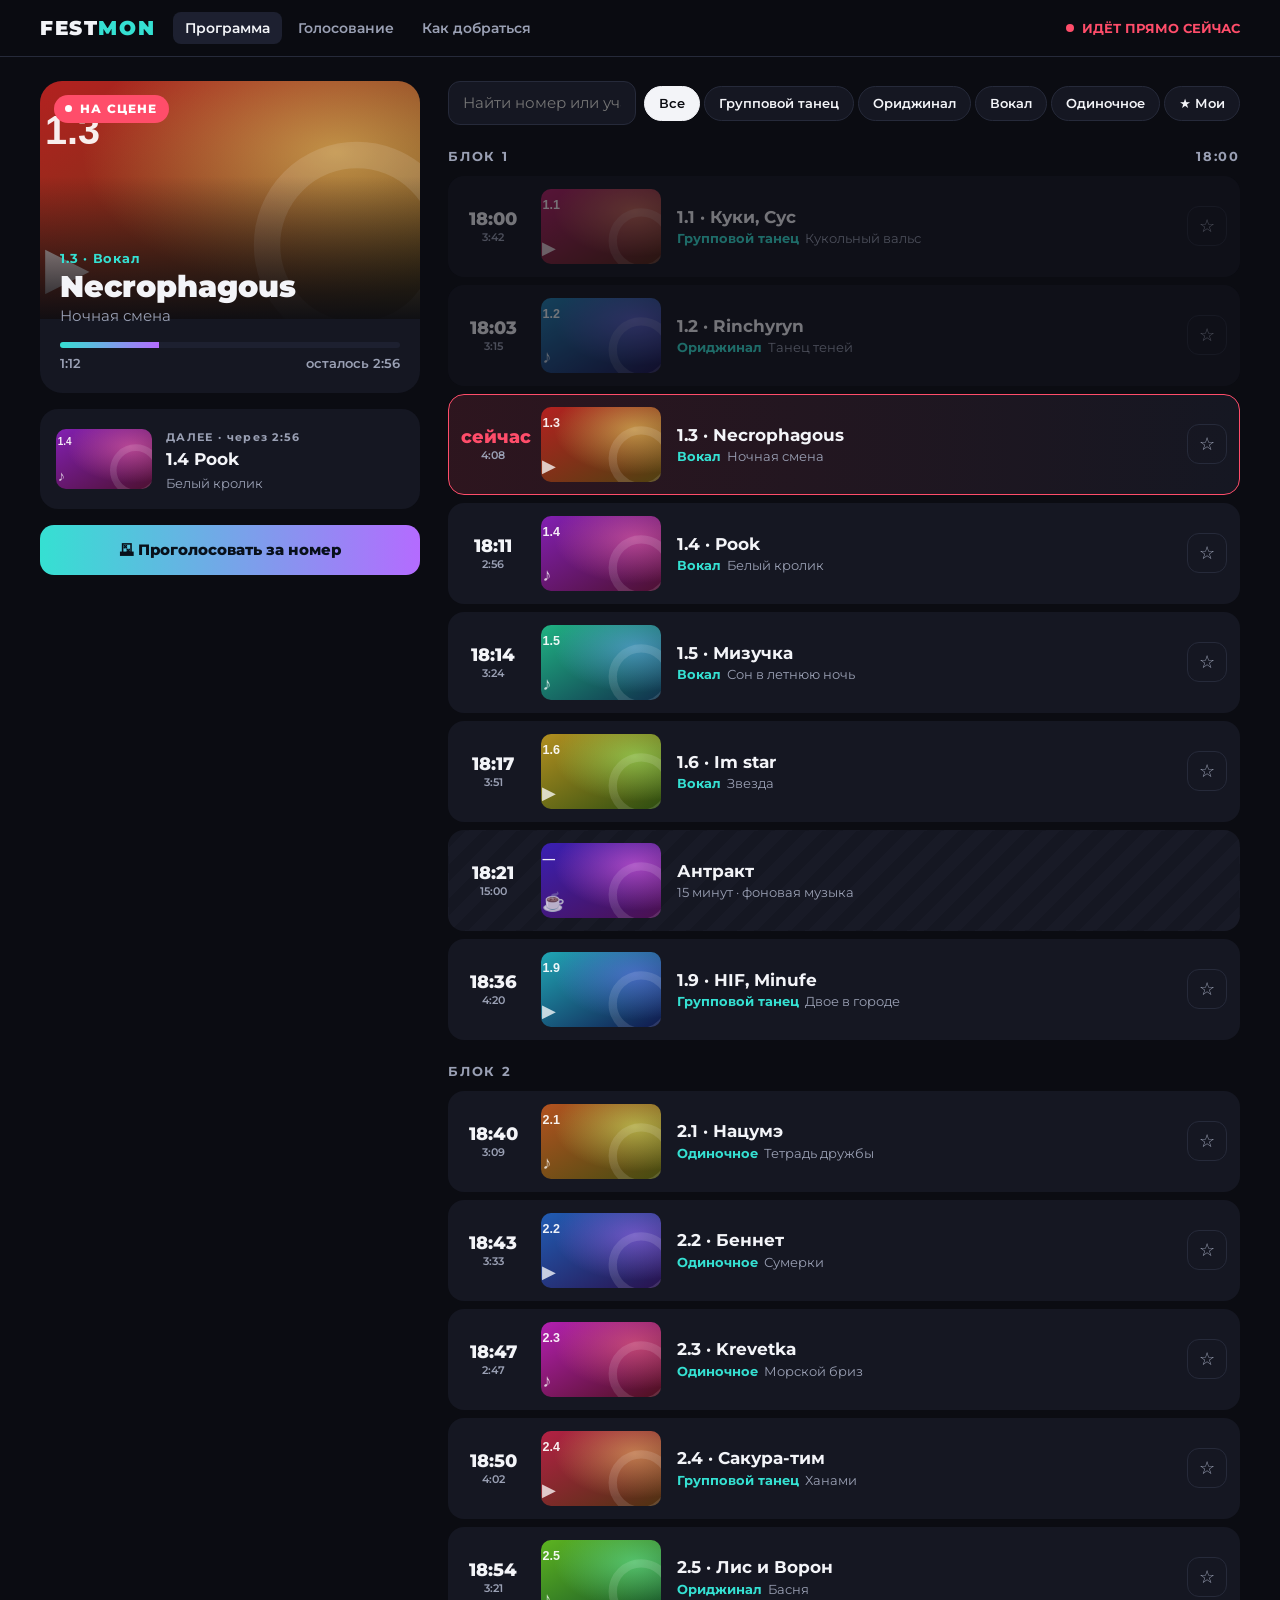
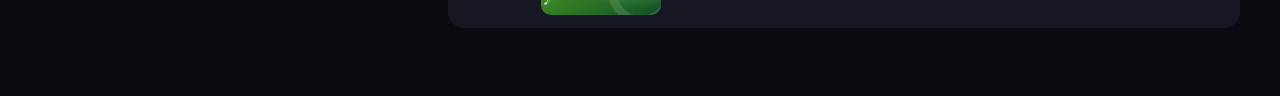
<file: s1_afisha.html>
<!doctype html>
<html lang="ru">
<head>
<meta charset="utf-8">
<meta name="viewport" content="width=device-width, initial-scale=1">
<title>FestMon · Сайт 1 · Афиша</title>
<link rel="preconnect" href="https://fonts.googleapis.com">
<link href="https://fonts.googleapis.com/css2?family=Montserrat:wght@500;600;700;800;900&display=swap" rel="stylesheet">
<style>
/* Сайт для зрителей, вариант 1 «Афиша»: тёмный, фестивальный.
 * ПК: слева липкая колонка «Сейчас/Далее», справа программа с фильтрами.
 * Телефон: сверху липкая полоса «Сейчас», ниже программа. */
:root { --bg: #0b0c12; --card: #151722; --card2: #1d2030; --line: #262a3a; --text: #f3f4f8; --dim: #9aa0b4; --a1: #35e0d2; --a2: #b46bff; --live: #ff4d6a; }
* { box-sizing: border-box; }
html, body { margin: 0; background: var(--bg); color: var(--text); font: 15px/1.45 Montserrat, "Segoe UI", system-ui, sans-serif; }
button, input { font: inherit; color: inherit; }
a { color: var(--a1); }

header { position: sticky; top: 0; z-index: 10; background: rgba(11,12,18,.85); backdrop-filter: blur(12px); border-bottom: 1px solid var(--line); }
.hin { max-width: 1240px; margin: 0 auto; display: flex; align-items: center; gap: 18px; padding: 12px 20px; }
.logo { font-weight: 900; letter-spacing: .08em; font-size: 20px; }
.logo span { color: var(--a1); }
nav { display: flex; gap: 4px; }
nav a { color: var(--dim); text-decoration: none; padding: 6px 12px; border-radius: 8px; font-weight: 600; font-size: 14px; }
nav a.on { color: var(--text); background: var(--card2); }
.sp { flex: 1; }
.livepill { display: flex; align-items: center; gap: 8px; font-size: 13px; font-weight: 700; color: var(--live); }
.livepill i { width: 8px; height: 8px; border-radius: 50%; background: var(--live); animation: bl 1.2s infinite; }
@keyframes bl { 50% { opacity: .25; } }

.main { max-width: 1240px; margin: 0 auto; padding: 24px 20px 60px; display: grid; grid-template-columns: 380px 1fr; gap: 28px; align-items: start; }
.left { position: sticky; top: 76px; display: flex; flex-direction: column; gap: 16px; }
.now { position: relative; border-radius: 22px; overflow: hidden; background: var(--card); }
.now .img { aspect-ratio: 16/10; background-size: cover; background-position: center; position: relative; }
.now .img::after { content: ""; position: absolute; inset: 0; background: linear-gradient(transparent 40%, rgba(11,12,18,.95)); }
.now .tag { position: absolute; top: 14px; left: 14px; z-index: 1; display: flex; align-items: center; gap: 8px; background: var(--live); color: #fff; font-weight: 800; font-size: 12px; letter-spacing: .1em; padding: 5px 11px; border-radius: 99px; }
.now .tag i { width: 7px; height: 7px; border-radius: 50%; background: #fff; animation: bl 1.2s infinite; }
.now .body { padding: 0 20px 20px; margin-top: -70px; position: relative; z-index: 1; }
.now .n { color: var(--a1); font-weight: 700; font-size: 13px; letter-spacing: .06em; }
.now h2 { margin: 2px 0 2px; font-size: 30px; font-weight: 900; line-height: 1.1; }
.now .s { color: var(--dim); }
.prog { height: 6px; border-radius: 3px; background: var(--card2); margin: 16px 0 6px; overflow: hidden; }
.prog i { display: block; height: 100%; background: linear-gradient(90deg, var(--a1), var(--a2)); transition: width 1s linear; }
.tm { display: flex; justify-content: space-between; font-size: 13px; color: var(--dim); font-weight: 600; }
.nx { background: var(--card); border-radius: 18px; padding: 16px; display: flex; gap: 14px; align-items: center; }
.nx img { width: 96px; aspect-ratio: 16/10; border-radius: 10px; object-fit: cover; }
.nx small { color: var(--dim); font-size: 11px; letter-spacing: .12em; font-weight: 700; }
.nx b { display: block; font-size: 17px; }
.nx span { color: var(--dim); font-size: 13px; }
.cta { display: block; text-align: center; padding: 14px; border-radius: 14px; background: linear-gradient(90deg, var(--a1), var(--a2)); color: #08101a; font-weight: 800; text-decoration: none; }

.tools { display: flex; gap: 8px; flex-wrap: wrap; align-items: center; margin-bottom: 16px; }
.tools input { flex: 1; min-width: 180px; background: var(--card); border: 1px solid var(--line); border-radius: 12px; padding: 10px 14px; }
.chip { background: var(--card); border: 1px solid var(--line); border-radius: 99px; padding: 7px 14px; cursor: pointer; font-weight: 600; font-size: 13px; }
.chip.on { background: var(--text); color: var(--bg); border-color: var(--text); }
h3.blk { margin: 22px 0 10px; font-size: 13px; letter-spacing: .14em; color: var(--dim); text-transform: uppercase; display: flex; justify-content: space-between; }
.item { display: grid; grid-template-columns: 64px 120px 1fr auto; gap: 16px; align-items: center; padding: 12px; border-radius: 16px; margin-bottom: 8px; background: var(--card); border: 1px solid transparent; transition: border-color .15s; }
.item:hover { border-color: var(--line); }
.item .t { font: 800 18px Montserrat; text-align: center; }
.item .t small { display: block; font-size: 11px; font-weight: 600; color: var(--dim); }
.item img { width: 120px; aspect-ratio: 16/10; object-fit: cover; border-radius: 10px; display: block; }
.item b { font-size: 17px; display: block; }
.item .meta { color: var(--dim); font-size: 13px; }
.item .meta em { font-style: normal; color: var(--a1); font-weight: 700; margin-right: 6px; }
.star { width: 40px; height: 40px; border-radius: 12px; border: 1px solid var(--line); background: none; cursor: pointer; font-size: 18px; color: var(--dim); }
.star.on { color: #ffd54f; border-color: #ffd54f; }
.item.done { opacity: .45; }
.item.live { border-color: var(--live); background: linear-gradient(90deg, rgba(255,77,106,.14), var(--card)); }
.item.live .t { color: var(--live); }
.item.brk { background: repeating-linear-gradient(135deg, var(--card) 0 12px, #181a26 12px 24px); }
.toast { position: fixed; left: 50%; bottom: 24px; transform: translate(-50%, 30px); opacity: 0; background: #fff; color: #000; padding: 10px 18px; border-radius: 12px; font-weight: 700; transition: .25s; z-index: 50; }
.toast.on { opacity: 1; transform: translate(-50%, 0); }

/* ---------- телефон ---------- */
@media (max-width: 860px) {
  nav { display: none; }
  .main { grid-template-columns: 1fr; padding: 12px 12px 40px; gap: 14px; }
  .left { position: static; }
  .now { display: grid; grid-template-columns: 110px 1fr; align-items: center; border-radius: 18px; }
  .now .img { aspect-ratio: auto; height: 100%; min-height: 120px; }
  .now .img::after { display: none; }
  .now .tag { top: 8px; left: 8px; font-size: 10px; padding: 3px 8px; }
  .now .body { margin: 0; padding: 12px 14px; }
  .now h2 { font-size: 21px; }
  .nx { padding: 10px; } .nx img { width: 74px; }
  .item { grid-template-columns: 52px 1fr auto; gap: 10px; padding: 10px; }
  .item img { display: none; }
  .item .t { font-size: 15px; }
  .item b { font-size: 15px; }
  .star { width: 34px; height: 34px; }
  .stick { position: sticky; top: 52px; z-index: 5; }
}
</style>
</head>
<body>
<header><div class="hin">
  <div class="logo">FEST<span>MON</span></div>
  <nav><a class="on" href="#">Программа</a><a href="#">Голосование</a><a href="#">Как добраться</a></nav>
  <span class="sp"></span><span class="livepill"><i></i>ИДЁТ ПРЯМО СЕЙЧАС</span>
</div></header>

<div class="main">
  <aside class="left">
    <div class="now stick" id="now"><div class="img" id="nowImg"><span class="tag"><i></i>НА СЦЕНЕ</span></div>
      <div class="body"><div class="n" id="nowN"></div><h2 id="nowT"></h2><div class="s" id="nowS"></div>
        <div class="prog"><i id="nowP"></i></div><div class="tm"><span id="nowEl"></span><span id="nowRem"></span></div></div></div>
    <div class="nx" id="nx"></div>
    <a class="cta" href="#">🗳 Проголосовать за номер</a>
  </aside>
  <section>
    <div class="tools"><input id="q" placeholder="Найти номер или участника…"><span id="chips"></span></div>
    <div id="list"></div>
  </section>
</div>
<div class="toast" id="toast"></div>

<script src="assets/common.js?v=20261024204901"></script>
<script>
(function () {
  const { PROGRAM, state, mmss, cover } = FM;
  const $ = (s) => document.querySelector(s);
  const NOM = { ГД: "Групповой танец", ОРИДЖ: "Ориджинал", ОВ: "Вокал", ОЗ: "Одиночное" };
  const start = new Date(); start.setHours(18, 0, 0, 0);
  const at = (i) => { let s = 0; for (let k = 0; k < i; k++) s += PROGRAM[k].dur; return new Date(start.getTime() + s * 1000); };
  const hm = (d) => d.toLocaleTimeString("ru-RU", { hour: "2-digit", minute: "2-digit" });
  let filt = "all", fav = new Set(FM.store.get("s1-fav", []));
  $("#chips").innerHTML = ["all", "ГД", "ОРИДЖ", "ОВ", "ОЗ", "fav"].map((k) => `<button class="chip ${k === "all" ? "on" : ""}" data-f="${k}">${{ all: "Все", fav: "★ Мои" }[k] || NOM[k]}</button>`).join(" ");

  function toast(t) { const el = $("#toast"); el.textContent = t; el.classList.add("on"); clearTimeout(toast.h); toast.h = setTimeout(() => el.classList.remove("on"), 1800); }
  function renderList() {
    const q = $("#q").value.trim().toLowerCase();
    let html = "", blk = "";
    PROGRAM.forEach((p, i) => {
      const b = p.n.startsWith("2") ? "Блок 2" : "Блок 1";
      if (filt === "fav" && !fav.has(p.n)) return;
      if (filt !== "all" && filt !== "fav" && p.nom !== filt) return;
      if (q && !(p.title + " " + p.sub + " " + p.n).toLowerCase().includes(q)) return;
      if (b !== blk) { blk = b; html += `<h3 class="blk"><span>${b}</span><span>${b === "Блок 1" ? "18:00" : ""}</span></h3>`; }
      const live = p.status === "live";
      html += `<div class="item ${p.status} ${p.kind === "break" ? "brk" : ""}">
        <div class="t">${live ? "сейчас" : hm(at(i))}<small>${mmss(p.dur)}</small></div><img src="${cover(p)}" alt="">
        <div><b>${p.n ? p.n + " · " : ""}${p.title}</b><div class="meta">${p.nom ? `<em>${NOM[p.nom]}</em>` : ""}${p.sub}</div></div>
        ${p.n ? `<button class="star ${fav.has(p.n) ? "on" : ""}" data-star="${p.n}" title="Напомнить">${fav.has(p.n) ? "★" : "☆"}</button>` : "<span></span>"}</div>`;
    });
    $("#list").innerHTML = html || `<p style="color:var(--dim)">Ничего не нашлось.</p>`;
  }
  document.addEventListener("click", (e) => {
    const c = e.target.closest("[data-f]");
    if (c) { filt = c.dataset.f; document.querySelectorAll(".chip").forEach((x) => x.classList.toggle("on", x === c)); renderList(); }
    const s = e.target.closest("[data-star]");
    if (s) { const n = s.dataset.star; if (fav.has(n)) fav.delete(n); else { fav.add(n); toast("Напомним за 5 минут до выхода " + n); } FM.store.set("s1-fav", [...fav]); renderList(); }
    if (e.target.closest("a[href='#']")) e.preventDefault();
  });
  $("#q").oninput = renderList;

  let last = -1;
  FM.onChange((s) => {
    const live = PROGRAM[s.liveIdx], nx = PROGRAM[FM.nextIdx()];
    $("#nowImg").style.backgroundImage = `url("${cover(live)}")`;
    $("#nowN").textContent = `${live.n} · ${NOM[live.nom] || ""}`; $("#nowT").textContent = live.title; $("#nowS").textContent = live.sub;
    $("#nowP").style.width = (s.elapsed / live.dur) * 100 + "%"; $("#nowEl").textContent = mmss(s.elapsed); $("#nowRem").textContent = "осталось " + mmss(live.dur - s.elapsed);
    $("#nx").innerHTML = nx ? `<img src="${cover(nx)}" alt=""><div><small>ДАЛЕЕ · через ${mmss(live.dur - s.elapsed)}</small><b>${nx.n} ${nx.title}</b><span>${nx.sub}</span></div>` : "";
    if (last !== s.liveIdx) { last = s.liveIdx; renderList(); }
  });
})();
</script>
</body>
</html>
</file>
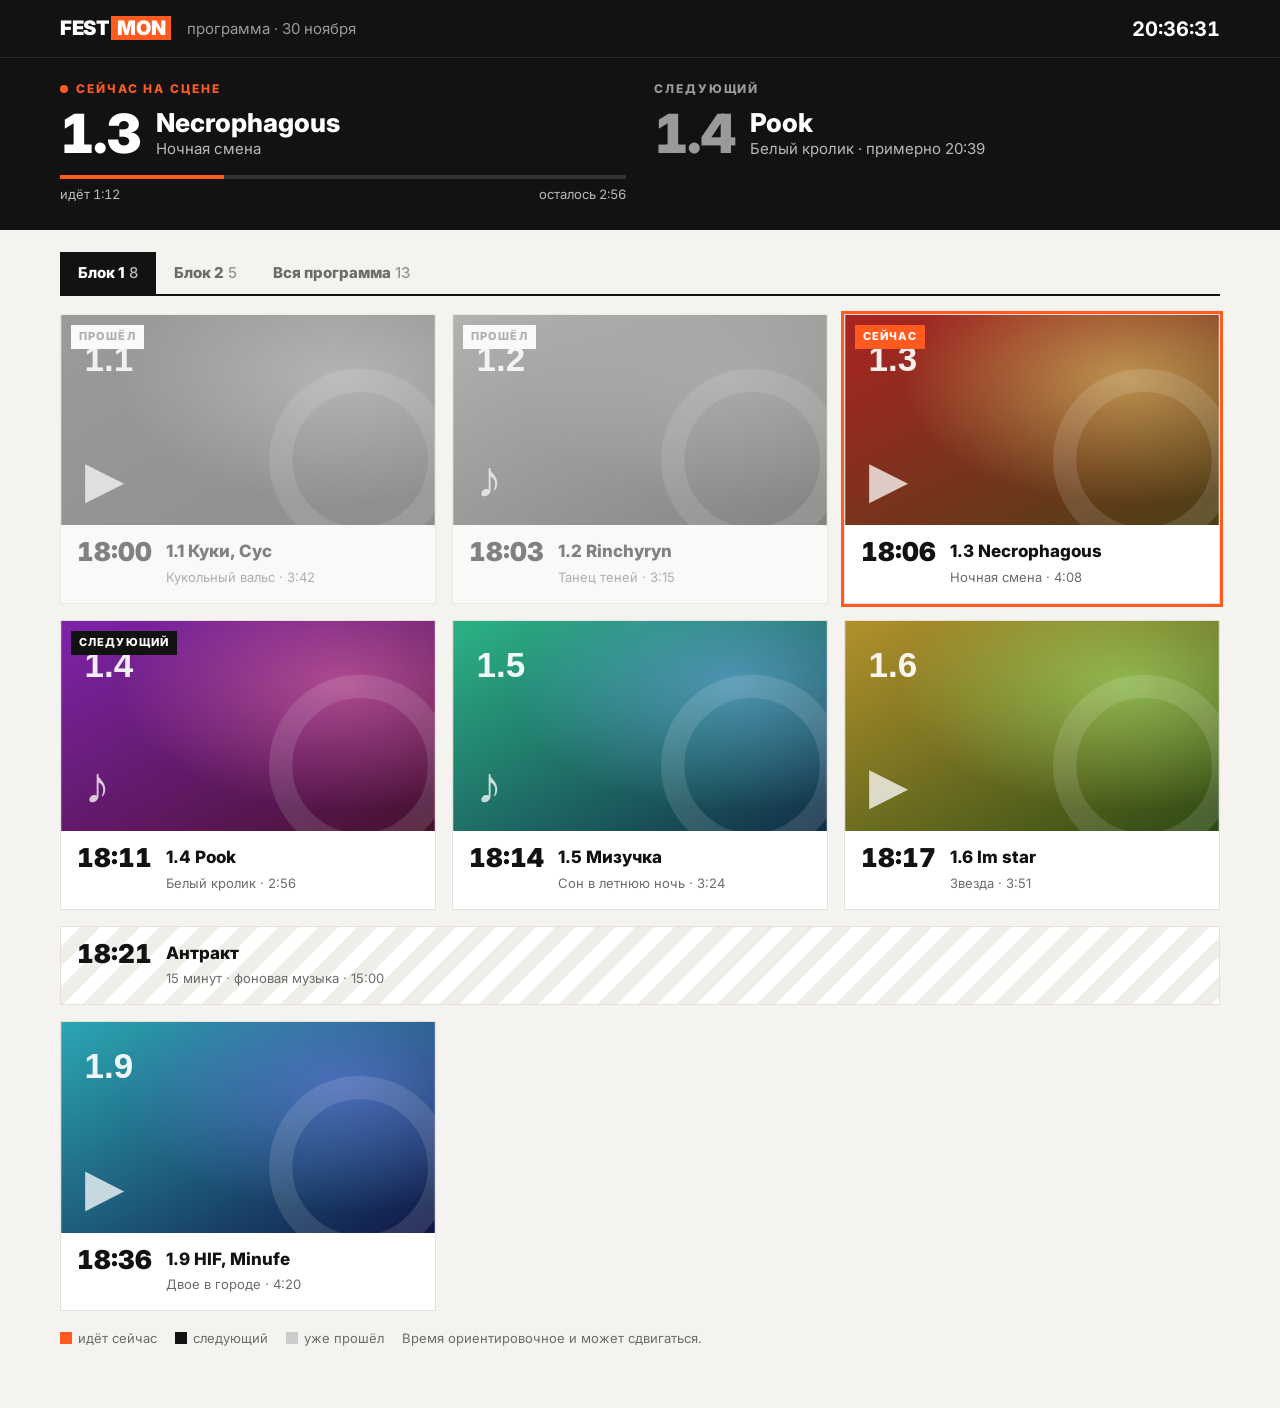
<file: s2_tablo.html>
<!doctype html>
<html lang="ru">
<head>
<meta charset="utf-8">
<meta name="viewport" content="width=device-width, initial-scale=1">
<title>FestMon · Сайт 2 · Табло</title>
<link rel="preconnect" href="https://fonts.googleapis.com">
<link href="https://fonts.googleapis.com/css2?family=Inter:wght@400;500;600;700;800;900&display=swap" rel="stylesheet">
<style>
/* Сайт для зрителей, вариант 2 «Табло»: светлый, строгий, как табло вокзала.
 * ПК: полоса «Сейчас» на всю ширину, вкладки блоков, сетка карточек 3 в ряд.
 * Телефон: та же полоса компактно, карточки в одну колонку, вкладки свайпаются. */
:root { --bg: #f4f3ef; --paper: #fff; --ink: #121212; --dim: #6b6b6b; --line: #e3e1da; --acc: #ff5a1f; --ok: #12a150; }
* { box-sizing: border-box; }
html, body { margin: 0; background: var(--bg); color: var(--ink); font: 15px/1.45 Inter, "Segoe UI", system-ui, sans-serif; }
button { font: inherit; color: inherit; }

.top { background: var(--ink); color: #fff; }
.tin { max-width: 1200px; margin: 0 auto; display: flex; align-items: center; gap: 16px; padding: 14px 20px; }
.logo { font-weight: 900; font-size: 20px; letter-spacing: -.02em; }
.logo span { background: var(--acc); padding: 0 6px; margin-left: 2px; }
.sp { flex: 1; }
.clock { font: 700 20px Inter; font-variant-numeric: tabular-nums; }

.board { background: var(--ink); color: #fff; border-top: 1px solid #2a2a2a; }
.bin { max-width: 1200px; margin: 0 auto; padding: 22px 20px 26px; display: grid; grid-template-columns: 1fr 1fr; gap: 28px; }
.slot small { font-size: 12px; font-weight: 800; letter-spacing: .16em; color: var(--acc); display: flex; gap: 8px; align-items: center; }
.slot.nx small { color: #9a9a9a; }
.slot small i { width: 8px; height: 8px; border-radius: 50%; background: var(--acc); animation: bl 1.2s infinite; }
@keyframes bl { 50% { opacity: .25; } }
.slot .row { display: flex; gap: 16px; align-items: center; margin-top: 10px; }
.slot .num { font: 900 54px/1 Inter; font-variant-numeric: tabular-nums; letter-spacing: -.03em; }
.slot.nx .num { color: #9a9a9a; }
.slot b { font-size: 26px; font-weight: 800; display: block; line-height: 1.1; }
.slot span { color: #b9b9b9; }
.slot .bar { height: 4px; background: #333; margin-top: 14px; }
.slot .bar i { display: block; height: 100%; background: var(--acc); transition: width 1s linear; }
.slot .tm { display: flex; justify-content: space-between; color: #9a9a9a; font-size: 13px; margin-top: 6px; font-variant-numeric: tabular-nums; }

.wrap { max-width: 1200px; margin: 0 auto; padding: 22px 20px 60px; }
.tabs { display: flex; gap: 0; border-bottom: 2px solid var(--ink); margin-bottom: 18px; overflow-x: auto; }
.tabs button { background: none; border: 0; padding: 10px 18px; font-weight: 800; cursor: pointer; color: var(--dim); white-space: nowrap; }
.tabs button.on { background: var(--ink); color: #fff; }
.tabs .cnt { font-weight: 500; opacity: .7; margin-left: 4px; }
.grid { display: grid; grid-template-columns: repeat(3, 1fr); gap: 16px; }
.c { background: var(--paper); border: 1px solid var(--line); position: relative; display: flex; flex-direction: column; }
.c img { width: 100%; aspect-ratio: 16/9; object-fit: cover; display: block; filter: saturate(.9); }
.c .bd { padding: 14px 16px 16px; display: grid; grid-template-columns: auto 1fr; gap: 4px 14px; }
.c .time { font: 900 26px/1 Inter; font-variant-numeric: tabular-nums; grid-row: span 2; }
.c b { font-size: 17px; font-weight: 800; }
.c span { color: var(--dim); font-size: 13px; }
.c .st { position: absolute; top: 10px; left: 10px; background: var(--paper); font-size: 11px; font-weight: 800; letter-spacing: .1em; padding: 4px 8px; }
.c.live { outline: 3px solid var(--acc); }
.c.live .st { background: var(--acc); color: #fff; }
.c.next .st { background: var(--ink); color: #fff; }
.c.done { opacity: .5; }
.c.done img { filter: grayscale(1); }
.c.brk { grid-column: 1 / -1; flex-direction: row; align-items: center; background: repeating-linear-gradient(135deg, #fff 0 14px, #f0eee8 14px 28px); }
.c.brk img { display: none; }
.c.brk .bd { flex: 1; }
.legend { display: flex; gap: 18px; color: var(--dim); font-size: 13px; margin-top: 18px; flex-wrap: wrap; }
.legend i { display: inline-block; width: 12px; height: 12px; margin-right: 6px; vertical-align: -1px; }

@media (max-width: 860px) {
  .tin { padding: 10px 14px; }
  .bin { grid-template-columns: 1fr; gap: 14px; padding: 14px 14px 16px; }
  .slot .num { font-size: 36px; }
  .slot b { font-size: 20px; }
  .slot.nx .bar, .slot.nx .tm { display: none; }
  .slot.nx .row { margin-top: 4px; }
  .wrap { padding: 14px 12px 40px; }
  .grid { grid-template-columns: 1fr; gap: 10px; }
  .c { flex-direction: row; }
  .c img { width: 110px; aspect-ratio: auto; height: auto; object-fit: cover; }
  .c .bd { padding: 10px 12px; }
  .c .time { font-size: 20px; }
  .c b { font-size: 15px; }
  .c .st { top: 6px; left: 6px; font-size: 9px; padding: 2px 5px; }
}
</style>
</head>
<body>
<div class="top"><div class="tin"><div class="logo">FEST<span>MON</span></div><span style="color:#9a9a9a">программа · 30 ноября</span><span class="sp"></span><span class="clock" id="clk"></span></div></div>
<div class="board"><div class="bin">
  <div class="slot"><small><i></i>СЕЙЧАС НА СЦЕНЕ</small><div class="row"><div class="num" id="nN"></div><div><b id="nT"></b><span id="nS"></span></div></div>
    <div class="bar"><i id="nP"></i></div><div class="tm"><span id="nEl"></span><span id="nRem"></span></div></div>
  <div class="slot nx"><small>СЛЕДУЮЩИЙ</small><div class="row"><div class="num" id="xN"></div><div><b id="xT"></b><span id="xS"></span></div></div></div>
</div></div>
<div class="wrap">
  <div class="tabs" id="tabs"></div>
  <div class="grid" id="grid"></div>
  <div class="legend"><span><i style="background:var(--acc)"></i>идёт сейчас</span><span><i style="background:var(--ink)"></i>следующий</span><span><i style="background:#ccc"></i>уже прошёл</span><span>Время ориентировочное и может сдвигаться.</span></div>
</div>

<script src="assets/common.js?v=20261024204901"></script>
<script>
(function () {
  const { PROGRAM, state, mmss, cover } = FM;
  const $ = (s) => document.querySelector(s);
  const start = new Date(); start.setHours(18, 0, 0, 0);
  const at = (i) => { let s = 0; for (let k = 0; k < i; k++) s += PROGRAM[k].dur; return new Date(start.getTime() + s * 1000); };
  const hm = (d) => d.toLocaleTimeString("ru-RU", { hour: "2-digit", minute: "2-digit" });
  const BLOCKS = [{ id: 1, t: "Блок 1" }, { id: 2, t: "Блок 2" }, { id: 0, t: "Вся программа" }];
  const blockOf = (p) => (p.n.startsWith("2") ? 2 : 1);
  let tab = 1;
  FM.clock($("#clk"));

  function render() {
    $("#tabs").innerHTML = BLOCKS.map((b) => `<button class="${b.id === tab ? "on" : ""}" data-b="${b.id}">${b.t}<span class="cnt">${b.id ? PROGRAM.filter((p) => blockOf(p) === b.id).length : PROGRAM.length}</span></button>`).join("");
    $("#grid").innerHTML = PROGRAM.map((p, i) => ({ p, i })).filter(({ p }) => !tab || blockOf(p) === tab).map(({ p, i }) => {
      const st = { live: "СЕЙЧАС", next: "СЛЕДУЮЩИЙ", done: "ПРОШЁЛ" }[p.status] || "";
      return `<div class="c ${p.status} ${p.kind === "break" ? "brk" : ""}"><img src="${cover(p)}" alt="">${st ? `<span class="st">${st}</span>` : ""}
        <div class="bd"><div class="time">${hm(at(i))}</div><b>${p.n ? p.n + " " : ""}${p.title}</b><span>${p.sub} · ${mmss(p.dur)}</span></div></div>`;
    }).join("");
  }
  document.addEventListener("click", (e) => { const b = e.target.closest("[data-b]"); if (b) { tab = +b.dataset.b; render(); } });

  let last = -1;
  FM.onChange((s) => {
    const live = PROGRAM[s.liveIdx], nx = PROGRAM[FM.nextIdx()];
    $("#nN").textContent = live.n; $("#nT").textContent = live.title; $("#nS").textContent = live.sub;
    $("#nP").style.width = (s.elapsed / live.dur) * 100 + "%"; $("#nEl").textContent = "идёт " + mmss(s.elapsed); $("#nRem").textContent = "осталось " + mmss(live.dur - s.elapsed);
    $("#xN").textContent = nx ? nx.n : "—"; $("#xT").textContent = nx ? nx.title : "Конец"; $("#xS").textContent = nx ? `${nx.sub} · примерно ${hm(new Date(Date.now() + (live.dur - s.elapsed) * 1000))}` : "";
    if (last !== s.liveIdx) { last = s.liveIdx; render(); }
  });
})();
</script>
</body>
</html>
</file>
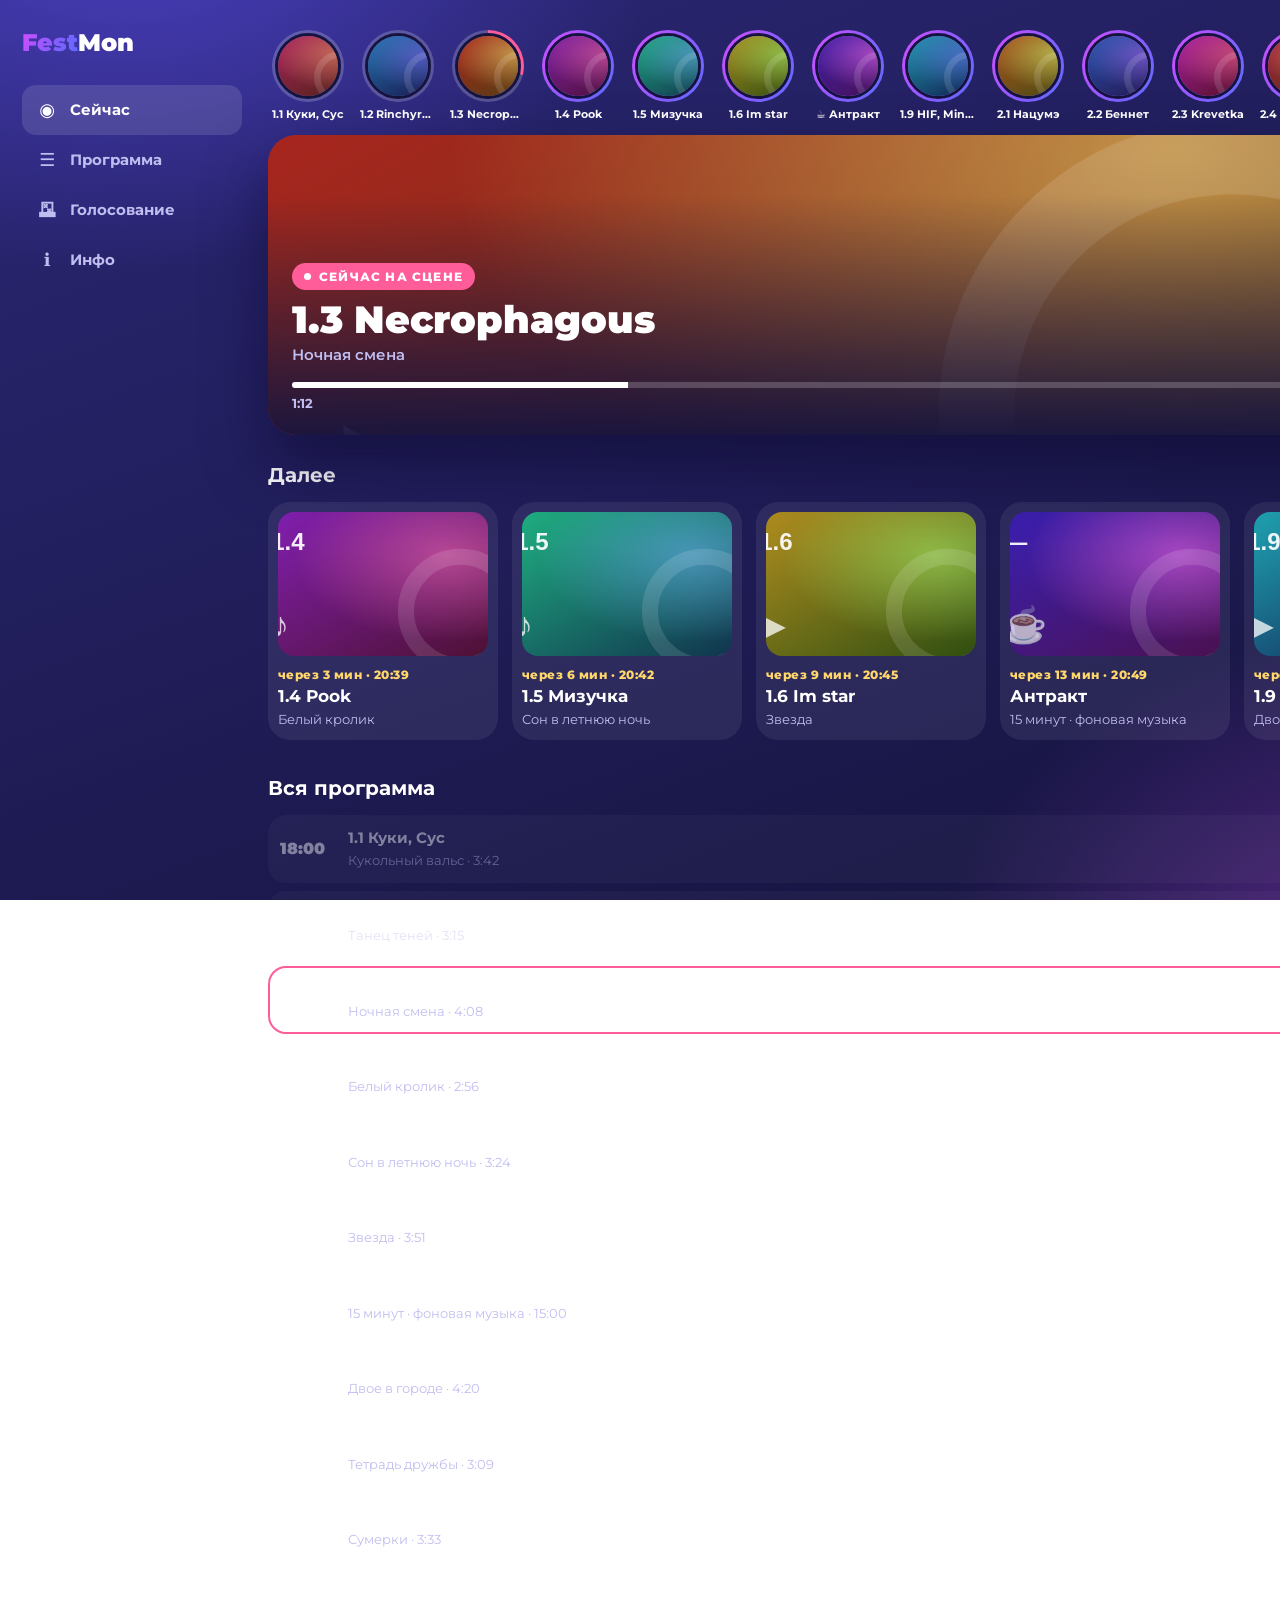
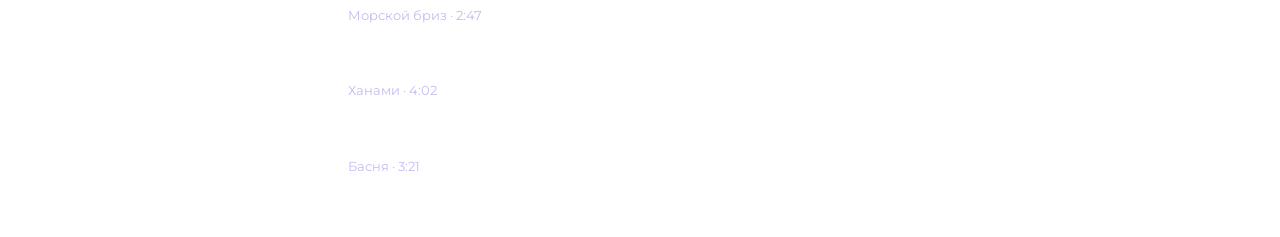
<file: s3_stories.html>
<!doctype html>
<html lang="ru">
<head>
<meta charset="utf-8">
<meta name="viewport" content="width=device-width, initial-scale=1">
<title>FestMon · Сайт 3 · Сторис</title>
<link rel="preconnect" href="https://fonts.googleapis.com">
<link href="https://fonts.googleapis.com/css2?family=Montserrat:wght@500;600;700;800;900&display=swap" rel="stylesheet">
<style>
/* Сайт для зрителей, вариант 3 «Сторис»: сначала для телефона, фиолетовый, как приложение.
 * Телефон: кружки ближайших номеров, крупная карточка «Сейчас», карусель «Далее», нижнее меню.
 * ПК: меню слева, по центру «Сейчас» и программа, справа голосование и инфо. */
:root { --bg1: #2b2775; --bg2: #16143f; --card: rgba(255,255,255,.07); --card2: rgba(255,255,255,.12); --text: #fff; --dim: #c0bdf0; --grad: linear-gradient(120deg, #d44dff, #8a5cff 55%, #5b6dff); --pink: #ff5c9a; }
* { box-sizing: border-box; }
html, body { margin: 0; min-height: 100%; color: var(--text); font: 15px/1.45 Montserrat, "Segoe UI", system-ui, sans-serif; }
body { background: radial-gradient(900px 600px at 10% -10%, #4a3fc0, transparent 60%), radial-gradient(800px 600px at 110% 110%, #5b2a8a, transparent 60%), linear-gradient(160deg, var(--bg1), var(--bg2)); background-attachment: fixed; }
button { font: inherit; color: inherit; }

.app { max-width: 1280px; margin: 0 auto; display: grid; grid-template-columns: 220px 1fr 320px; gap: 26px; padding: 26px 22px 40px; }
.side { position: sticky; top: 26px; align-self: start; display: flex; flex-direction: column; gap: 6px; }
.logo { font-size: 24px; font-weight: 900; margin-bottom: 18px; }
.logo span { background: var(--grad); -webkit-background-clip: text; background-clip: text; color: transparent; }
.nav button { display: flex; align-items: center; gap: 12px; width: 100%; background: none; border: 0; padding: 12px 14px; border-radius: 14px; cursor: pointer; font-weight: 700; color: var(--dim); text-align: left; }
.nav button.on { background: var(--card2); color: #fff; }
.nav button i { font-style: normal; font-size: 18px; width: 22px; text-align: center; }

.stories { display: flex; gap: 14px; overflow-x: auto; padding: 4px 2px 12px; scrollbar-width: none; }
.stories::-webkit-scrollbar { display: none; }
.st { flex: none; width: 76px; text-align: center; cursor: pointer; background: none; border: 0; padding: 0; }
.st .ring { width: 72px; height: 72px; border-radius: 50%; padding: 3px; background: var(--grad); margin: 0 auto; }
.st.live .ring { background: conic-gradient(var(--pink) var(--p, 30%), rgba(255,255,255,.2) 0); }
.st.done .ring { background: rgba(255,255,255,.2); }
.st img { width: 100%; height: 100%; border-radius: 50%; object-fit: cover; border: 3px solid var(--bg2); display: block; }
.st span { display: block; font-size: 11px; font-weight: 700; margin-top: 5px; white-space: nowrap; overflow: hidden; text-overflow: ellipsis; }

.hero { position: relative; border-radius: 28px; overflow: hidden; min-height: 300px; display: flex; align-items: flex-end; background-size: cover; background-position: center; box-shadow: 0 30px 60px rgba(10,6,40,.5); }
.hero::before { content: ""; position: absolute; inset: 0; background: linear-gradient(transparent 20%, rgba(22,20,63,.95)); }
.hero .in { position: relative; padding: 22px 24px; width: 100%; }
.badge { display: inline-flex; gap: 8px; align-items: center; background: var(--pink); font-weight: 800; font-size: 12px; letter-spacing: .1em; padding: 5px 12px; border-radius: 99px; }
.badge i { width: 7px; height: 7px; border-radius: 50%; background: #fff; animation: bl 1.2s infinite; }
@keyframes bl { 50% { opacity: .3; } }
.hero h1 { margin: 10px 0 0; font-size: 38px; font-weight: 900; line-height: 1.05; }
.hero p { margin: 4px 0 0; color: var(--dim); font-weight: 600; }
.hero .pr { height: 6px; border-radius: 3px; background: rgba(255,255,255,.2); margin-top: 16px; overflow: hidden; }
.hero .pr i { display: block; height: 100%; background: #fff; transition: width 1s linear; }
.hero .tm { display: flex; justify-content: space-between; margin-top: 6px; font-weight: 700; font-size: 13px; color: var(--dim); }
.hero .heart { position: absolute; right: 18px; top: 18px; z-index: 1; width: 48px; height: 48px; border-radius: 50%; border: 0; background: rgba(0,0,0,.35); backdrop-filter: blur(8px); font-size: 22px; cursor: pointer; }
.hero .heart.on { background: var(--pink); }

h2 { font-size: 20px; margin: 26px 0 12px; display: flex; justify-content: space-between; align-items: baseline; }
h2 small { font-size: 13px; color: var(--dim); font-weight: 600; }
.carousel { display: flex; gap: 14px; overflow-x: auto; scroll-snap-type: x mandatory; padding-bottom: 8px; scrollbar-width: none; }
.carousel::-webkit-scrollbar { display: none; }
.cc { flex: none; width: 230px; scroll-snap-align: start; background: var(--card); border-radius: 22px; padding: 10px; }
.cc img { width: 100%; aspect-ratio: 16/11; object-fit: cover; border-radius: 16px; display: block; }
.cc .w { font-size: 12px; font-weight: 800; color: #ffd76a; margin-top: 10px; letter-spacing: .04em; }
.cc b { display: block; font-size: 17px; }
.cc span { color: var(--dim); font-size: 13px; }
.list .li { display: flex; align-items: center; gap: 14px; padding: 12px; border-radius: 18px; background: var(--card); margin-bottom: 8px; }
.list .li .t { font-weight: 900; font-size: 16px; width: 54px; }
.list .li b { display: block; }
.list .li span { color: var(--dim); font-size: 13px; }
.list .li.done { opacity: .45; }
.list .li.live { background: var(--card2); box-shadow: inset 0 0 0 2px var(--pink); }

.right { display: flex; flex-direction: column; gap: 16px; position: sticky; top: 26px; align-self: start; }
.box { background: var(--card); border-radius: 24px; padding: 20px; }
.box h3 { margin: 0 0 6px; font-size: 18px; }
.box p { margin: 0 0 14px; color: var(--dim); font-size: 14px; }
.vote { display: block; width: 100%; padding: 14px; border-radius: 16px; border: 0; background: var(--grad); font-weight: 800; cursor: pointer; box-shadow: 0 12px 26px rgba(180,80,255,.4); }
.info div { display: flex; justify-content: space-between; padding: 8px 0; border-bottom: 1px solid rgba(255,255,255,.08); font-size: 14px; }
.info div:last-child { border: 0; }
.info span { color: var(--dim); }
.tabbar { display: none; }

@media (max-width: 1050px) { .app { grid-template-columns: 1fr 300px; } .side { display: none; } }
@media (max-width: 760px) {
  .app { grid-template-columns: 1fr; padding: 14px 14px 90px; gap: 0; }
  .right { position: static; margin-top: 20px; }
  .mlogo { display: flex !important; }
  .hero { min-height: 360px; border-radius: 24px; }
  .hero h1 { font-size: 30px; }
  .cc { width: 72%; }
  .tabbar { display: flex; position: fixed; left: 12px; right: 12px; bottom: 12px; z-index: 20; background: rgba(22,20,63,.85); backdrop-filter: blur(16px); border: 1px solid rgba(255,255,255,.1); border-radius: 22px; padding: 6px; }
  .tabbar button { flex: 1; background: none; border: 0; padding: 8px 0 6px; border-radius: 16px; font-size: 11px; font-weight: 700; color: var(--dim); cursor: pointer; display: flex; flex-direction: column; align-items: center; gap: 2px; }
  .tabbar button i { font-style: normal; font-size: 20px; }
  .tabbar button.on { color: #fff; background: var(--card2); }
}
.mlogo { display: none; align-items: center; justify-content: space-between; margin-bottom: 12px; }
.mlogo .logo { margin: 0; font-size: 22px; }
.toast { position: fixed; left: 50%; top: 18px; transform: translate(-50%, -30px); opacity: 0; background: #fff; color: #1b1650; padding: 10px 18px; border-radius: 14px; font-weight: 800; transition: .25s; z-index: 50; }
.toast.on { opacity: 1; transform: translate(-50%, 0); }
</style>
</head>
<body>
<div class="app">
  <aside class="side">
    <div class="logo"><span>Fest</span>Mon</div>
    <div class="nav"><button class="on"><i>◉</i>Сейчас</button><button><i>☰</i>Программа</button><button><i>🗳</i>Голосование</button><button><i>ℹ</i>Инфо</button></div>
  </aside>
  <main>
    <div class="mlogo"><div class="logo"><span>Fest</span>Mon</div><span class="badge"><i></i>LIVE</span></div>
    <div class="stories" id="stories"></div>
    <div class="hero" id="hero"><button class="heart" id="heart" title="Нравится">♡</button><div class="in">
      <span class="badge"><i></i>СЕЙЧАС НА СЦЕНЕ</span><h1 id="hT"></h1><p id="hS"></p>
      <div class="pr"><i id="hP"></i></div><div class="tm"><span id="hEl"></span><span id="hRem"></span></div></div></div>
    <h2>Далее <small>листайте →</small></h2>
    <div class="carousel" id="car"></div>
    <h2>Вся программа <small id="cnt"></small></h2>
    <div class="list" id="list"></div>
  </main>
  <aside class="right">
    <div class="box"><h3>🗳 Голосование</h3><p>Выберите лучший номер блока — голос можно отдать один раз.</p><button class="vote" id="vote">Голосовать</button></div>
    <div class="box info"><h3>Инфо</h3><div><span>Начало</span><b>18:00</b></div><div><span>Антракт</span><b>~19:00, 15 мин</b></div><div><span>Гардероб</span><b>до 23:00</b></div><div><span>Фуд-корт</span><b>2 этаж</b></div></div>
  </aside>
</div>
<nav class="tabbar"><button class="on"><i>◉</i>Сейчас</button><button><i>☰</i>Программа</button><button><i>🗳</i>Голос</button><button><i>ℹ</i>Инфо</button></nav>
<div class="toast" id="toast"></div>

<script src="assets/common.js?v=20261024204901"></script>
<script>
(function () {
  const { PROGRAM, state, mmss, cover } = FM;
  const $ = (s) => document.querySelector(s);
  const start = new Date(); start.setHours(18, 0, 0, 0);
  const at = (i) => { let s = 0; for (let k = 0; k < i; k++) s += PROGRAM[k].dur; return new Date(start.getTime() + s * 1000); };
  const hm = (d) => d.toLocaleTimeString("ru-RU", { hour: "2-digit", minute: "2-digit" });
  const toast = (t) => { const el = $("#toast"); el.textContent = t; el.classList.add("on"); clearTimeout(toast.h); toast.h = setTimeout(() => el.classList.remove("on"), 1700); };
  $("#heart").onclick = (e) => { e.currentTarget.classList.toggle("on"); e.currentTarget.textContent = e.currentTarget.classList.contains("on") ? "♥" : "♡"; toast("Спасибо! Сердечко улетело на сцену 💜"); };
  $("#vote").onclick = () => toast("Тут откроется голосование — только макет");
  document.querySelectorAll(".tabbar button, .nav button").forEach((b) => (b.onclick = () => { b.parentElement.querySelectorAll("button").forEach((x) => x.classList.toggle("on", x === b)); }));

  function render(s) {
    const li = s.liveIdx;
    $("#stories").innerHTML = PROGRAM.map((p, i) => `<button class="st ${p.status}" style="--p:${p.status === "live" ? (s.elapsed / p.dur) * 100 : 0}%"><div class="ring"><img src="${cover(p)}" alt=""></div><span>${p.n || "☕"} ${p.title}</span></button>`).join("");
    $("#car").innerHTML = PROGRAM.slice(li + 1, li + 6).map((p, k) => {
      let wait = PROGRAM[li].dur - s.elapsed; for (let j = li + 1; j < li + 1 + k; j++) wait += PROGRAM[j].dur;
      return `<div class="cc"><img src="${cover(p)}" alt=""><div class="w">через ${Math.max(1, Math.round(wait / 60))} мин · ${hm(new Date(Date.now() + wait * 1000))}</div><b>${p.n} ${p.title}</b><span>${p.sub}</span></div>`;
    }).join("");
    $("#list").innerHTML = PROGRAM.map((p, i) => `<div class="li ${p.status}"><div class="t">${hm(at(i))}</div><div><b>${p.n ? p.n + " " : ""}${p.title}</b><span>${p.sub} · ${mmss(p.dur)}</span></div></div>`).join("");
    $("#cnt").textContent = PROGRAM.length + " позиций";
    requestAnimationFrame(() => FM.reveal(document.querySelector(".st.live"), $("#stories")));
  }
  let last = -1;
  FM.onChange((s) => {
    const live = PROGRAM[s.liveIdx];
    $("#hero").style.backgroundImage = `url("${cover(live)}")`;
    $("#hT").textContent = `${live.n} ${live.title}`; $("#hS").textContent = live.sub;
    $("#hP").style.width = (s.elapsed / live.dur) * 100 + "%"; $("#hEl").textContent = mmss(s.elapsed); $("#hRem").textContent = "ещё " + mmss(live.dur - s.elapsed);
    const ring = document.querySelector(".st.live"); if (ring) ring.style.setProperty("--p", (s.elapsed / live.dur) * 100 + "%");
    if (last !== s.liveIdx) { last = s.liveIdx; render(s); }
  });
})();
</script>
</body>
</html>
</file>
<file: assets/panels.css>
/* Базовый вид содержимого панелей. Цвета — переменные варианта:
 * --text --dim --panel2 --field --border --accent --accent-fg --ok --warn --bad --r (радиус) */
.p-dim { color: var(--dim); font-size: 12px; }
.p-grow { flex: 1; min-width: 0; overflow: hidden; text-overflow: ellipsis; white-space: nowrap; }
.p-spread { display: flex; justify-content: space-between; }
.p-chip { display: inline-block; font-size: 11px; font-weight: 700; padding: 1px 7px; border-radius: 99px; background: var(--panel2); color: var(--dim); vertical-align: 2px; }
.p-row { display: flex; align-items: center; gap: 10px; padding: 8px 10px; border-radius: var(--r); font-size: 13px; }
.p-row:hover { background: var(--panel2); }
.p-row.p-active { background: var(--panel2); box-shadow: inset 3px 0 0 var(--accent); }
.p-ico { width: 20px; text-align: center; color: var(--dim); flex: none; }
.p-sec { padding: 10px 0 12px; border-bottom: 1px solid var(--border); }
.p-sec:last-child { border-bottom: 0; }
.p-sec-h { font-size: 11px; font-weight: 700; letter-spacing: .08em; text-transform: uppercase; color: var(--accent); margin: 6px 0 8px; }
.p-field { display: grid; grid-template-columns: 110px 1fr 56px; align-items: center; gap: 8px; font-size: 13px; margin: 6px 0; }
.p-field > span { color: var(--dim); }
.p-field > b { font: 600 12px Consolas, monospace; text-align: right; }
.p-field select { grid-column: 2 / 4; }
.p-field input[type=range] { width: 100%; accent-color: var(--accent); }
.p-search, .p-field select, textarea { width: 100%; box-sizing: border-box; background: var(--field); color: var(--text); border: 1px solid var(--border); border-radius: var(--r); padding: 7px 10px; font: inherit; font-size: 13px; }
textarea { resize: vertical; }
.p-search { margin-bottom: 8px; }
.p-insp-head { display: flex; gap: 12px; align-items: center; padding-bottom: 10px; border-bottom: 1px solid var(--border); }
.p-insp-head img { width: 112px; aspect-ratio: 16/9; border-radius: var(--r); object-fit: cover; }
.p-insp-n { font-weight: 700; color: var(--dim); }
.p-insp-t { font-size: 17px; font-weight: 700; margin: 2px 0; }
.p-tree summary { cursor: pointer; padding: 7px 4px; font-weight: 600; font-size: 13px; list-style: none; }
.p-tree summary::-webkit-details-marker { display: none; }
.p-tree summary::before { content: "▸ "; color: var(--dim); }
.p-tree[open] summary::before { content: "▾ "; }
.p-file { padding-left: 20px; cursor: grab; }
.p-mini { opacity: 0; border: 0; background: var(--accent); color: var(--accent-fg); border-radius: 6px; width: 24px; height: 22px; cursor: pointer; }
.p-file:hover .p-mini { opacity: 1; }
.p-now { background: var(--panel2); border-radius: var(--r); padding: 12px; margin-bottom: 12px; }
.p-now-t { font-size: 16px; font-weight: 700; margin: 2px 0 8px; }
.p-prog { height: 4px; background: var(--field); border-radius: 4px; overflow: hidden; margin-bottom: 4px; }
.p-prog i { display: block; height: 100%; background: var(--accent); }
.p-btns { display: flex; gap: 6px; margin: 10px 0 6px; flex-wrap: wrap; }
.p-btns button, .p-wide { background: var(--field); color: var(--text); border: 1px solid var(--border); border-radius: var(--r); padding: 6px 10px; cursor: pointer; font: inherit; font-size: 13px; }
.p-btns button.on { border-color: var(--accent); color: var(--accent); }
.p-wide { width: 100%; margin-top: 10px; padding: 9px; }
.p-quick-grid { display: grid; grid-template-columns: repeat(auto-fill, minmax(118px, 1fr)); gap: 8px; }
.p-quick { position: relative; display: flex; flex-direction: column; align-items: center; justify-content: center; gap: 6px; min-height: 76px; padding: 10px 6px; background: var(--panel2); color: var(--text); border: 1px solid var(--border); border-radius: var(--r); font: 600 13px inherit; font-family: inherit; cursor: pointer; transition: transform .08s, border-color .15s; }
.p-quick:hover { border-color: var(--accent); }
.p-quick:active { transform: scale(.96); }
.p-q-ico { font-size: 22px; }
.p-quick kbd { position: absolute; top: 5px; right: 6px; font: 600 10px Consolas, monospace; color: var(--dim); border: 1px solid var(--border); border-radius: 4px; padding: 0 4px; }
.p-q-sfx { box-shadow: inset 0 -3px 0 var(--warn); }
.p-q-img { box-shadow: inset 0 -3px 0 var(--accent); }
.p-q-text { box-shadow: inset 0 -3px 0 var(--ok); }
.p-hint { margin-top: 10px; }
.p-req { display: flex; gap: 8px; align-items: center; padding: 10px; border-radius: var(--r); background: var(--panel2); margin-bottom: 8px; }
.p-req-t { font-size: 13px; white-space: normal; }
.p-ok, .p-no { width: 34px; height: 34px; border-radius: var(--r); border: 0; font-size: 16px; cursor: pointer; flex: none; }
.p-ok { background: var(--ok); color: #06210f; }
.p-no { background: var(--bad); color: #fff; }
.p-dot { width: 10px; height: 10px; border-radius: 50%; flex: none; }
.p-dot.p-ok { background: var(--ok); width: 10px; height: 10px; }
.p-dot.p-warn { background: var(--warn); }
.p-switch { position: relative; width: 38px; height: 22px; flex: none; }
.p-switch input { opacity: 0; position: absolute; inset: 0; cursor: pointer; z-index: 1; }
.p-switch i { position: absolute; inset: 0; background: var(--field); border: 1px solid var(--border); border-radius: 99px; transition: .2s; }
.p-switch i::after { content: ""; position: absolute; top: 3px; left: 3px; width: 14px; height: 14px; border-radius: 50%; background: var(--dim); transition: .2s; }
.p-switch input:checked + i { background: var(--accent); border-color: var(--accent); }
.p-switch input:checked + i::after { left: 19px; background: var(--accent-fg); }
</file>
<file: assets/neutral.css>
/* Общая нейтральная тема для E/F/G: цвет одинаковый намеренно,
 * чтобы варианты сравнивались только по расположению. Палитра — panel/theme.py. */
:root {
  --bg: #16171c; --panel: #1e2027; --panel2: #262932; --field: #101116;
  --border: #363a45; --border-hi: #4a5060; --text: #e6e8ee; --dim: #8b90a0;
  --accent: #35e0d2; --accent-dim: #16433e; --accent-fg: #06211e;
  --ok: #3ddc84; --warn: #ffd54f; --bad: #d6333a; --red-fg: #ff6b6b;
  --blue: #4da3ff; --run: #2f6fd8; --next-fg: #8fd0ff; --live: #e5333d;
  --r: 6px;
}
* { box-sizing: border-box; }
html, body { margin: 0; height: 100%; background: var(--bg); color: var(--text); font: 14px/1.35 "Segoe UI", system-ui, sans-serif; overflow: hidden; }
button { font-family: inherit; color: inherit; }
kbd { font: 600 10px Consolas, monospace; color: var(--dim); border: 1px solid var(--border); border-radius: 3px; padding: 0 4px; }
.mono { font-family: Consolas, monospace; }
.dim { color: var(--dim); }
.btn { background: var(--panel2); border: 1px solid var(--border); border-radius: var(--r); padding: 5px 10px; cursor: pointer; font-size: 13px; }
.btn:hover { border-color: var(--border-hi); }
.btn.on { color: var(--accent); border-color: var(--accent); background: var(--accent-dim); }

/* лампа эфира */
.lamp { display: inline-flex; align-items: center; gap: 7px; padding: 4px 12px; border-radius: 4px; font-weight: 800; letter-spacing: .1em; font-size: 12px; background: var(--field); color: var(--dim); border: 1px solid var(--border); }
.lamp.live { background: #b4141e; color: #fff; border-color: #ff4a52; }
.lamp.paused { background: #3a3114; color: var(--warn); border-color: var(--warn); }
.lamp.standby { background: #142c3a; color: var(--blue); border-color: var(--blue); }

/* кнопки транспорта */
.tk { position: relative; border-radius: 8px; border: 1px solid var(--border); background: var(--panel2); font-weight: 800; letter-spacing: .04em; cursor: pointer; display: flex; flex-direction: column; align-items: center; justify-content: center; gap: 2px; }
.tk:hover { filter: brightness(1.15); }
.tk:active { transform: scale(.97); }
.tk kbd { position: absolute; top: 3px; right: 4px; border: 0; }
.tk.play { background: #1d7a3d; border-color: var(--ok); color: #fff; }
.tk.play.on { box-shadow: 0 0 0 2px var(--ok) inset; }
.tk.pause.on { background: #3a3114; border-color: var(--warn); color: var(--warn); }
.tk.stop { background: #3d2026; border-color: var(--bad); color: var(--red-fg); }
.tk.next { background: #142c3a; border-color: var(--blue); color: var(--next-fg); }
.tk.standby.on { background: #142c3a; border-color: var(--blue); color: var(--blue); }

/* экран-монитор */
.scr { position: relative; background: #000; border: 2px solid var(--border); border-radius: 4px; overflow: hidden; }
.scr img { width: 100%; height: 100%; object-fit: cover; display: block; }
.scr .tag { position: absolute; top: 6px; left: 6px; font: 800 10px "Segoe UI"; letter-spacing: .08em; padding: 2px 6px; border-radius: 3px; color: #fff; }
.scr.pgm .tag { background: #b4141e; } .scr.pvw .tag { background: #1d7a3d; }
.scr.pgm.on { border-color: var(--live); }
.scr.pvw { border-color: #1d7a3d; }
.scr .cap { position: absolute; left: 0; right: 0; bottom: 0; padding: 18px 10px 6px; background: linear-gradient(transparent, rgba(0,0,0,.85)); font-weight: 700; white-space: nowrap; overflow: hidden; text-overflow: ellipsis; }
.scr .tc { position: absolute; top: 6px; right: 6px; font: 700 12px Consolas, monospace; background: rgba(0,0,0,.65); padding: 1px 6px; border-radius: 3px; }
.scr .sb { position: absolute; inset: 0; display: none; place-items: center; background: radial-gradient(circle at 30% 30%, #1e5a53, #101116 70%); font-weight: 800; letter-spacing: .2em; color: var(--accent); font-size: 22px; }
.scr.standby .sb { display: grid; }

/* метр (горизонтальный и вертикальный) */
.meter { position: relative; height: 10px; background: var(--field); border-radius: 2px; overflow: hidden; }
.meter .fill { position: absolute; inset: 0 auto 0 0; width: 0; background: linear-gradient(90deg, #2ea043 0 68%, #d9a300 80%, #e5484d 94%); transition: width .08s; }
.meter .peak { position: absolute; top: 0; bottom: 0; width: 2px; background: #fff; }
.meter .db { display: none; }
.meter.v { width: 14px; height: auto; }
.meter.v .fill { inset: auto 0 0 0; width: auto; height: 0; background: linear-gradient(0deg, #2ea043 0 68%, #d9a300 80%, #e5484d 94%); transition: height .08s; }
.meter.v .peak { left: 0; right: 0; width: auto; height: 2px; top: auto; }

input[type=range] { accent-color: var(--accent); }
::-webkit-scrollbar { width: 10px; height: 10px; } ::-webkit-scrollbar-thumb { background: var(--border); border-radius: 5px; } ::-webkit-scrollbar-track { background: transparent; }
</file>
